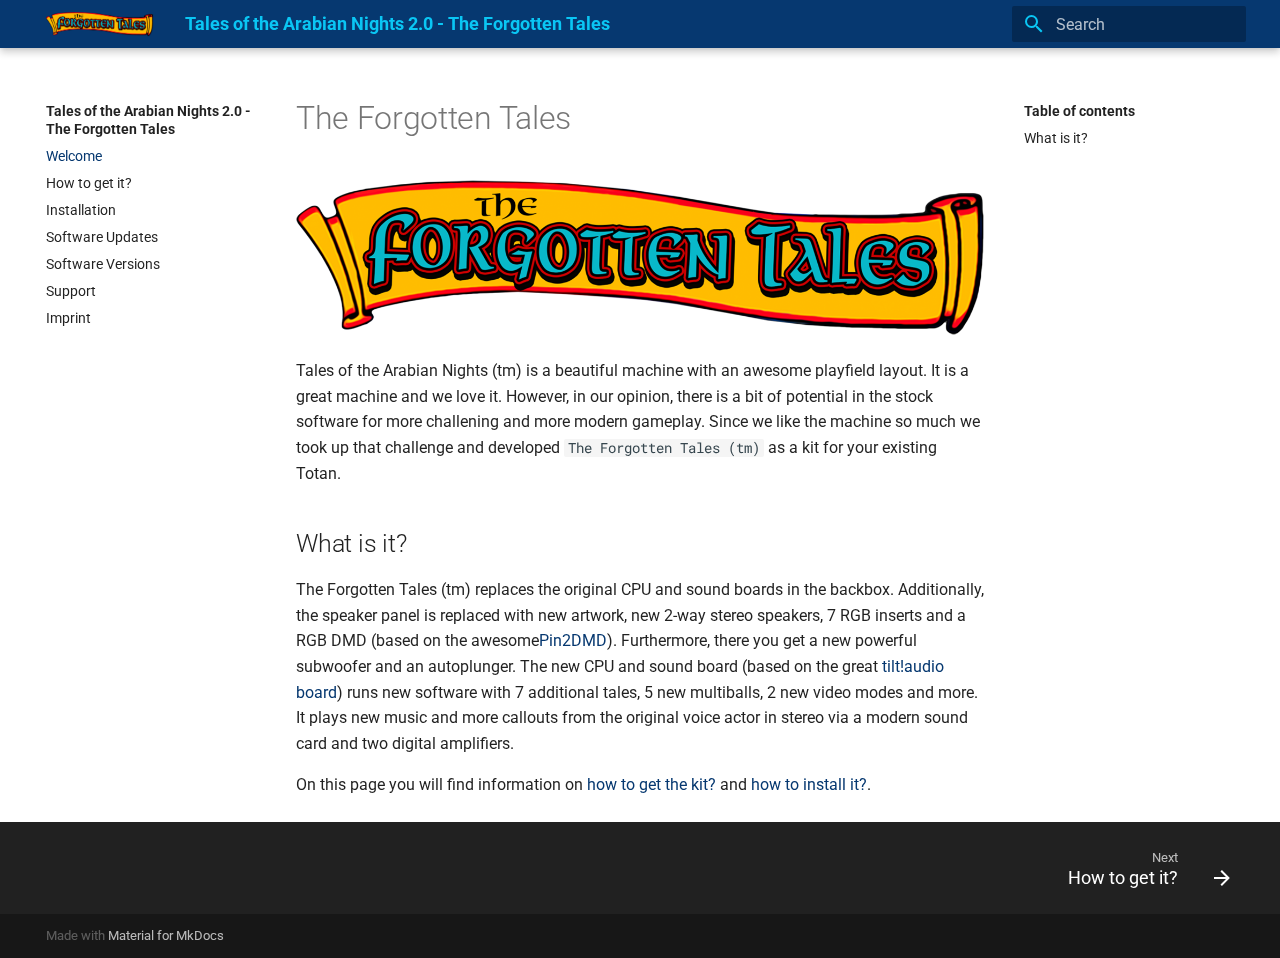
<file: index.html>
<!doctype html>
<html lang="en" class="no-js">
  <head>
    
      <meta charset="utf-8">
      <meta name="viewport" content="width=device-width,initial-scale=1">
      
      
      
        <link rel="canonical" href="http://docs.the-forgotten-tales.com/">
      
      <link rel="icon" href="images/logo.png">
      <meta name="generator" content="mkdocs-1.2.3, mkdocs-material-8.2.6">
    
    
      
        <title>Tales of the Arabian Nights 2.0 - The Forgotten Tales</title>
      
    
    
      <link rel="stylesheet" href="assets/stylesheets/main.9d5733d3.min.css">
      
        
        <link rel="stylesheet" href="assets/stylesheets/palette.e6a45f82.min.css">
        
      
    
    
    
      
        
        
        <link rel="preconnect" href="https://fonts.gstatic.com" crossorigin>
        <link rel="stylesheet" href="https://fonts.googleapis.com/css?family=Roboto:300,300i,400,400i,700,700i%7CRoboto+Mono:400,400i,700,700i&display=fallback">
        <style>:root{--md-text-font:"Roboto";--md-code-font:"Roboto Mono"}</style>
      
    
    
      <link rel="stylesheet" href="stylesheets/extra.css">
    
    <script>__md_scope=new URL(".",location),__md_get=(e,_=localStorage,t=__md_scope)=>JSON.parse(_.getItem(t.pathname+"."+e)),__md_set=(e,_,t=localStorage,a=__md_scope)=>{try{t.setItem(a.pathname+"."+e,JSON.stringify(_))}catch(e){}}</script>
    
      

    
    
  </head>
  
  
    
    
    
    
    
    <body dir="ltr" data-md-color-scheme="" data-md-color-primary="none" data-md-color-accent="none">
  
    
    
    <input class="md-toggle" data-md-toggle="drawer" type="checkbox" id="__drawer" autocomplete="off">
    <input class="md-toggle" data-md-toggle="search" type="checkbox" id="__search" autocomplete="off">
    <label class="md-overlay" for="__drawer"></label>
    <div data-md-component="skip">
      
        
        <a href="#the-forgotten-tales" class="md-skip">
          Skip to content
        </a>
      
    </div>
    <div data-md-component="announce">
      
    </div>
    
    
      

<header class="md-header" data-md-component="header">
  <nav class="md-header__inner md-grid" aria-label="Header">
    <a href="." title="Tales of the Arabian Nights 2.0 - The Forgotten Tales" class="md-header__button md-logo" aria-label="Tales of the Arabian Nights 2.0 - The Forgotten Tales" data-md-component="logo">
      
  <img src="images/logo.png" alt="logo">

    </a>
    <label class="md-header__button md-icon" for="__drawer">
      <svg xmlns="http://www.w3.org/2000/svg" viewBox="0 0 24 24"><path d="M3 6h18v2H3V6m0 5h18v2H3v-2m0 5h18v2H3v-2z"/></svg>
    </label>
    <div class="md-header__title" data-md-component="header-title">
      <div class="md-header__ellipsis">
        <div class="md-header__topic">
          <span class="md-ellipsis">
            Tales of the Arabian Nights 2.0 - The Forgotten Tales
          </span>
        </div>
        <div class="md-header__topic" data-md-component="header-topic">
          <span class="md-ellipsis">
            
              Welcome
            
          </span>
        </div>
      </div>
    </div>
    
    
    
      <label class="md-header__button md-icon" for="__search">
        <svg xmlns="http://www.w3.org/2000/svg" viewBox="0 0 24 24"><path d="M9.5 3A6.5 6.5 0 0 1 16 9.5c0 1.61-.59 3.09-1.56 4.23l.27.27h.79l5 5-1.5 1.5-5-5v-.79l-.27-.27A6.516 6.516 0 0 1 9.5 16 6.5 6.5 0 0 1 3 9.5 6.5 6.5 0 0 1 9.5 3m0 2C7 5 5 7 5 9.5S7 14 9.5 14 14 12 14 9.5 12 5 9.5 5z"/></svg>
      </label>
      <div class="md-search" data-md-component="search" role="dialog">
  <label class="md-search__overlay" for="__search"></label>
  <div class="md-search__inner" role="search">
    <form class="md-search__form" name="search">
      <input type="text" class="md-search__input" name="query" aria-label="Search" placeholder="Search" autocapitalize="off" autocorrect="off" autocomplete="off" spellcheck="false" data-md-component="search-query" required>
      <label class="md-search__icon md-icon" for="__search">
        <svg xmlns="http://www.w3.org/2000/svg" viewBox="0 0 24 24"><path d="M9.5 3A6.5 6.5 0 0 1 16 9.5c0 1.61-.59 3.09-1.56 4.23l.27.27h.79l5 5-1.5 1.5-5-5v-.79l-.27-.27A6.516 6.516 0 0 1 9.5 16 6.5 6.5 0 0 1 3 9.5 6.5 6.5 0 0 1 9.5 3m0 2C7 5 5 7 5 9.5S7 14 9.5 14 14 12 14 9.5 12 5 9.5 5z"/></svg>
        <svg xmlns="http://www.w3.org/2000/svg" viewBox="0 0 24 24"><path d="M20 11v2H8l5.5 5.5-1.42 1.42L4.16 12l7.92-7.92L13.5 5.5 8 11h12z"/></svg>
      </label>
      <nav class="md-search__options" aria-label="Search">
        
        <button type="reset" class="md-search__icon md-icon" aria-label="Clear" tabindex="-1">
          <svg xmlns="http://www.w3.org/2000/svg" viewBox="0 0 24 24"><path d="M19 6.41 17.59 5 12 10.59 6.41 5 5 6.41 10.59 12 5 17.59 6.41 19 12 13.41 17.59 19 19 17.59 13.41 12 19 6.41z"/></svg>
        </button>
      </nav>
      
    </form>
    <div class="md-search__output">
      <div class="md-search__scrollwrap" data-md-scrollfix>
        <div class="md-search-result" data-md-component="search-result">
          <div class="md-search-result__meta">
            Initializing search
          </div>
          <ol class="md-search-result__list"></ol>
        </div>
      </div>
    </div>
  </div>
</div>
    
    
  </nav>
  
</header>
    
    <div class="md-container" data-md-component="container">
      
      
        
          
        
      
      <main class="md-main" data-md-component="main">
        <div class="md-main__inner md-grid">
          
            
              
              <div class="md-sidebar md-sidebar--primary" data-md-component="sidebar" data-md-type="navigation" >
                <div class="md-sidebar__scrollwrap">
                  <div class="md-sidebar__inner">
                    


<nav class="md-nav md-nav--primary" aria-label="Navigation" data-md-level="0">
  <label class="md-nav__title" for="__drawer">
    <a href="." title="Tales of the Arabian Nights 2.0 - The Forgotten Tales" class="md-nav__button md-logo" aria-label="Tales of the Arabian Nights 2.0 - The Forgotten Tales" data-md-component="logo">
      
  <img src="images/logo.png" alt="logo">

    </a>
    Tales of the Arabian Nights 2.0 - The Forgotten Tales
  </label>
  
  <ul class="md-nav__list" data-md-scrollfix>
    
      
      
      

  
  
    
  
  
    <li class="md-nav__item md-nav__item--active">
      
      <input class="md-nav__toggle md-toggle" data-md-toggle="toc" type="checkbox" id="__toc">
      
      
        
      
      
        <label class="md-nav__link md-nav__link--active" for="__toc">
          Welcome
          <span class="md-nav__icon md-icon"></span>
        </label>
      
      <a href="." class="md-nav__link md-nav__link--active">
        Welcome
      </a>
      
        

<nav class="md-nav md-nav--secondary" aria-label="Table of contents">
  
  
  
    
  
  
    <label class="md-nav__title" for="__toc">
      <span class="md-nav__icon md-icon"></span>
      Table of contents
    </label>
    <ul class="md-nav__list" data-md-component="toc" data-md-scrollfix>
      
        <li class="md-nav__item">
  <a href="#what-is-it" class="md-nav__link">
    What is it?
  </a>
  
</li>
      
    </ul>
  
</nav>
      
    </li>
  

    
      
      
      

  
  
  
    <li class="md-nav__item">
      <a href="how_to_get_it/" class="md-nav__link">
        How to get it?
      </a>
    </li>
  

    
      
      
      

  
  
  
    <li class="md-nav__item">
      <a href="installation/" class="md-nav__link">
        Installation
      </a>
    </li>
  

    
      
      
      

  
  
  
    <li class="md-nav__item">
      <a href="software_updates/" class="md-nav__link">
        Software Updates
      </a>
    </li>
  

    
      
      
      

  
  
  
    <li class="md-nav__item">
      <a href="software_versions/" class="md-nav__link">
        Software Versions
      </a>
    </li>
  

    
      
      
      

  
  
  
    <li class="md-nav__item">
      <a href="support/" class="md-nav__link">
        Support
      </a>
    </li>
  

    
      
      
      

  
  
  
    <li class="md-nav__item">
      <a href="https://mircoplayfields.com/l/contact" class="md-nav__link">
        Imprint
      </a>
    </li>
  

    
  </ul>
</nav>
                  </div>
                </div>
              </div>
            
            
              
              <div class="md-sidebar md-sidebar--secondary" data-md-component="sidebar" data-md-type="toc" >
                <div class="md-sidebar__scrollwrap">
                  <div class="md-sidebar__inner">
                    

<nav class="md-nav md-nav--secondary" aria-label="Table of contents">
  
  
  
    
  
  
    <label class="md-nav__title" for="__toc">
      <span class="md-nav__icon md-icon"></span>
      Table of contents
    </label>
    <ul class="md-nav__list" data-md-component="toc" data-md-scrollfix>
      
        <li class="md-nav__item">
  <a href="#what-is-it" class="md-nav__link">
    What is it?
  </a>
  
</li>
      
    </ul>
  
</nav>
                  </div>
                </div>
              </div>
            
          
          <div class="md-content" data-md-component="content">
            <article class="md-content__inner md-typeset">
              
                


<h1 id="the-forgotten-tales">The Forgotten Tales</h1>
<p><img alt="The Forgotten Tales" src="images/logo.png" /></p>
<p>Tales of the Arabian Nights (tm) is a beautiful machine with an awesome playfield layout. It is a great machine and we love it. However, in our opinion, there is a bit of potential in the stock software for more challening and more modern gameplay. Since we like the machine so much we took up that challenge and developed <code>The Forgotten Tales (tm)</code> as a kit for your existing Totan.</p>
<h2 id="what-is-it">What is it?</h2>
<p>The Forgotten Tales (tm) replaces the original CPU and sound boards in the backbox. Additionally, the speaker panel is replaced with new artwork, new 2-way stereo speakers, 7 RGB inserts and a RGB DMD (based on the awesome<a href="https://pin2dmd.com/">Pin2DMD</a>). Furthermore, there you get a new powerful subwoofer and an autoplunger. The new CPU and sound board (based on the great <a href="https://tiltaudio.com/">tilt!audio board</a>) runs new software with 7 additional tales, 5 new multiballs, 2 new video modes and more. It plays new music and more callouts from the original voice actor in stereo via a modern sound card and two digital amplifiers.</p>
<p>On this page you will find information on <a href="how_to_get_it/">how to get the kit?</a> and <a href="installation/">how to install it?</a>.</p>

              
            </article>
          </div>
        </div>
        
      </main>
      
        <footer class="md-footer">
  
    <nav class="md-footer__inner md-grid" aria-label="Footer">
      
      
        
        <a href="how_to_get_it/" class="md-footer__link md-footer__link--next" aria-label="Next: How to get it?" rel="next">
          <div class="md-footer__title">
            <div class="md-ellipsis">
              <span class="md-footer__direction">
                Next
              </span>
              How to get it?
            </div>
          </div>
          <div class="md-footer__button md-icon">
            <svg xmlns="http://www.w3.org/2000/svg" viewBox="0 0 24 24"><path d="M4 11v2h12l-5.5 5.5 1.42 1.42L19.84 12l-7.92-7.92L10.5 5.5 16 11H4z"/></svg>
          </div>
        </a>
      
    </nav>
  
  <div class="md-footer-meta md-typeset">
    <div class="md-footer-meta__inner md-grid">
      <div class="md-copyright">
  
  
    Made with
    <a href="https://squidfunk.github.io/mkdocs-material/" target="_blank" rel="noopener">
      Material for MkDocs
    </a>
  
</div>
      
    </div>
  </div>
</footer>
      
    </div>
    <div class="md-dialog" data-md-component="dialog">
      <div class="md-dialog__inner md-typeset"></div>
    </div>
    <script id="__config" type="application/json">{"base": ".", "features": [], "translations": {"clipboard.copy": "Copy to clipboard", "clipboard.copied": "Copied to clipboard", "search.config.lang": "en", "search.config.pipeline": "trimmer, stopWordFilter", "search.config.separator": "[\\s\\-]+", "search.placeholder": "Search", "search.result.placeholder": "Type to start searching", "search.result.none": "No matching documents", "search.result.one": "1 matching document", "search.result.other": "# matching documents", "search.result.more.one": "1 more on this page", "search.result.more.other": "# more on this page", "search.result.term.missing": "Missing", "select.version.title": "Select version"}, "search": "assets/javascripts/workers/search.5e67fbfe.min.js"}</script>
    
    
      <script src="assets/javascripts/bundle.e87a5f81.min.js"></script>
      
    
  </body>
</html>
</file>
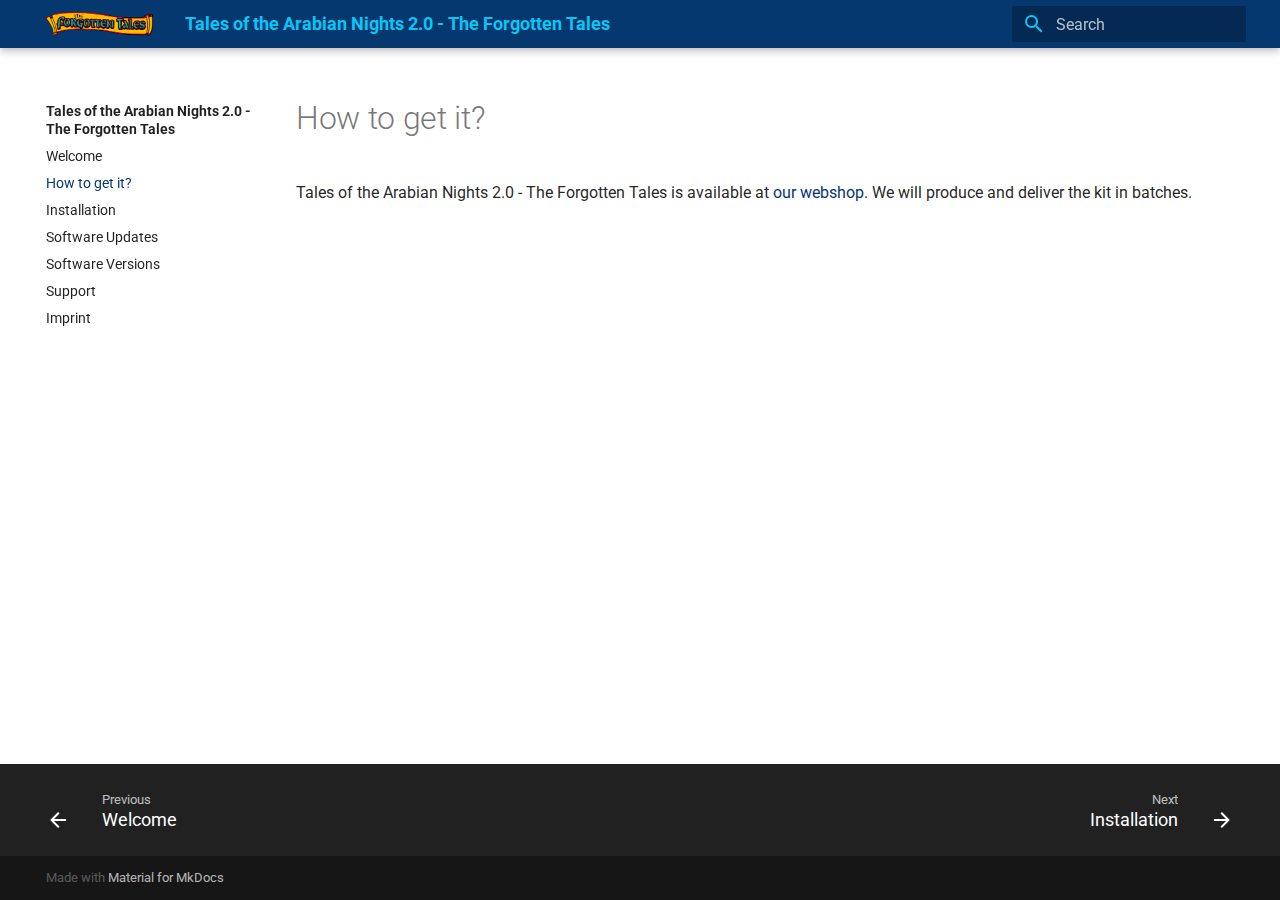
<file: how_to_get_it/index.html>
<!doctype html>
<html lang="en" class="no-js">
  <head>
    
      <meta charset="utf-8">
      <meta name="viewport" content="width=device-width,initial-scale=1">
      
      
      
        <link rel="canonical" href="http://docs.the-forgotten-tales.com/how_to_get_it/">
      
      <link rel="icon" href="../images/logo.png">
      <meta name="generator" content="mkdocs-1.2.3, mkdocs-material-8.2.6">
    
    
      
        <title>How to get it? - Tales of the Arabian Nights 2.0 - The Forgotten Tales</title>
      
    
    
      <link rel="stylesheet" href="../assets/stylesheets/main.9d5733d3.min.css">
      
        
        <link rel="stylesheet" href="../assets/stylesheets/palette.e6a45f82.min.css">
        
      
    
    
    
      
        
        
        <link rel="preconnect" href="https://fonts.gstatic.com" crossorigin>
        <link rel="stylesheet" href="https://fonts.googleapis.com/css?family=Roboto:300,300i,400,400i,700,700i%7CRoboto+Mono:400,400i,700,700i&display=fallback">
        <style>:root{--md-text-font:"Roboto";--md-code-font:"Roboto Mono"}</style>
      
    
    
      <link rel="stylesheet" href="../stylesheets/extra.css">
    
    <script>__md_scope=new URL("..",location),__md_get=(e,_=localStorage,t=__md_scope)=>JSON.parse(_.getItem(t.pathname+"."+e)),__md_set=(e,_,t=localStorage,a=__md_scope)=>{try{t.setItem(a.pathname+"."+e,JSON.stringify(_))}catch(e){}}</script>
    
      

    
    
  </head>
  
  
    
    
    
    
    
    <body dir="ltr" data-md-color-scheme="" data-md-color-primary="none" data-md-color-accent="none">
  
    
    
    <input class="md-toggle" data-md-toggle="drawer" type="checkbox" id="__drawer" autocomplete="off">
    <input class="md-toggle" data-md-toggle="search" type="checkbox" id="__search" autocomplete="off">
    <label class="md-overlay" for="__drawer"></label>
    <div data-md-component="skip">
      
    </div>
    <div data-md-component="announce">
      
    </div>
    
    
      

<header class="md-header" data-md-component="header">
  <nav class="md-header__inner md-grid" aria-label="Header">
    <a href=".." title="Tales of the Arabian Nights 2.0 - The Forgotten Tales" class="md-header__button md-logo" aria-label="Tales of the Arabian Nights 2.0 - The Forgotten Tales" data-md-component="logo">
      
  <img src="../images/logo.png" alt="logo">

    </a>
    <label class="md-header__button md-icon" for="__drawer">
      <svg xmlns="http://www.w3.org/2000/svg" viewBox="0 0 24 24"><path d="M3 6h18v2H3V6m0 5h18v2H3v-2m0 5h18v2H3v-2z"/></svg>
    </label>
    <div class="md-header__title" data-md-component="header-title">
      <div class="md-header__ellipsis">
        <div class="md-header__topic">
          <span class="md-ellipsis">
            Tales of the Arabian Nights 2.0 - The Forgotten Tales
          </span>
        </div>
        <div class="md-header__topic" data-md-component="header-topic">
          <span class="md-ellipsis">
            
              How to get it?
            
          </span>
        </div>
      </div>
    </div>
    
    
    
      <label class="md-header__button md-icon" for="__search">
        <svg xmlns="http://www.w3.org/2000/svg" viewBox="0 0 24 24"><path d="M9.5 3A6.5 6.5 0 0 1 16 9.5c0 1.61-.59 3.09-1.56 4.23l.27.27h.79l5 5-1.5 1.5-5-5v-.79l-.27-.27A6.516 6.516 0 0 1 9.5 16 6.5 6.5 0 0 1 3 9.5 6.5 6.5 0 0 1 9.5 3m0 2C7 5 5 7 5 9.5S7 14 9.5 14 14 12 14 9.5 12 5 9.5 5z"/></svg>
      </label>
      <div class="md-search" data-md-component="search" role="dialog">
  <label class="md-search__overlay" for="__search"></label>
  <div class="md-search__inner" role="search">
    <form class="md-search__form" name="search">
      <input type="text" class="md-search__input" name="query" aria-label="Search" placeholder="Search" autocapitalize="off" autocorrect="off" autocomplete="off" spellcheck="false" data-md-component="search-query" required>
      <label class="md-search__icon md-icon" for="__search">
        <svg xmlns="http://www.w3.org/2000/svg" viewBox="0 0 24 24"><path d="M9.5 3A6.5 6.5 0 0 1 16 9.5c0 1.61-.59 3.09-1.56 4.23l.27.27h.79l5 5-1.5 1.5-5-5v-.79l-.27-.27A6.516 6.516 0 0 1 9.5 16 6.5 6.5 0 0 1 3 9.5 6.5 6.5 0 0 1 9.5 3m0 2C7 5 5 7 5 9.5S7 14 9.5 14 14 12 14 9.5 12 5 9.5 5z"/></svg>
        <svg xmlns="http://www.w3.org/2000/svg" viewBox="0 0 24 24"><path d="M20 11v2H8l5.5 5.5-1.42 1.42L4.16 12l7.92-7.92L13.5 5.5 8 11h12z"/></svg>
      </label>
      <nav class="md-search__options" aria-label="Search">
        
        <button type="reset" class="md-search__icon md-icon" aria-label="Clear" tabindex="-1">
          <svg xmlns="http://www.w3.org/2000/svg" viewBox="0 0 24 24"><path d="M19 6.41 17.59 5 12 10.59 6.41 5 5 6.41 10.59 12 5 17.59 6.41 19 12 13.41 17.59 19 19 17.59 13.41 12 19 6.41z"/></svg>
        </button>
      </nav>
      
    </form>
    <div class="md-search__output">
      <div class="md-search__scrollwrap" data-md-scrollfix>
        <div class="md-search-result" data-md-component="search-result">
          <div class="md-search-result__meta">
            Initializing search
          </div>
          <ol class="md-search-result__list"></ol>
        </div>
      </div>
    </div>
  </div>
</div>
    
    
  </nav>
  
</header>
    
    <div class="md-container" data-md-component="container">
      
      
        
          
        
      
      <main class="md-main" data-md-component="main">
        <div class="md-main__inner md-grid">
          
            
              
              <div class="md-sidebar md-sidebar--primary" data-md-component="sidebar" data-md-type="navigation" >
                <div class="md-sidebar__scrollwrap">
                  <div class="md-sidebar__inner">
                    


<nav class="md-nav md-nav--primary" aria-label="Navigation" data-md-level="0">
  <label class="md-nav__title" for="__drawer">
    <a href=".." title="Tales of the Arabian Nights 2.0 - The Forgotten Tales" class="md-nav__button md-logo" aria-label="Tales of the Arabian Nights 2.0 - The Forgotten Tales" data-md-component="logo">
      
  <img src="../images/logo.png" alt="logo">

    </a>
    Tales of the Arabian Nights 2.0 - The Forgotten Tales
  </label>
  
  <ul class="md-nav__list" data-md-scrollfix>
    
      
      
      

  
  
  
    <li class="md-nav__item">
      <a href=".." class="md-nav__link">
        Welcome
      </a>
    </li>
  

    
      
      
      

  
  
    
  
  
    <li class="md-nav__item md-nav__item--active">
      
      <input class="md-nav__toggle md-toggle" data-md-toggle="toc" type="checkbox" id="__toc">
      
      
      
      <a href="./" class="md-nav__link md-nav__link--active">
        How to get it?
      </a>
      
    </li>
  

    
      
      
      

  
  
  
    <li class="md-nav__item">
      <a href="../installation/" class="md-nav__link">
        Installation
      </a>
    </li>
  

    
      
      
      

  
  
  
    <li class="md-nav__item">
      <a href="../software_updates/" class="md-nav__link">
        Software Updates
      </a>
    </li>
  

    
      
      
      

  
  
  
    <li class="md-nav__item">
      <a href="../software_versions/" class="md-nav__link">
        Software Versions
      </a>
    </li>
  

    
      
      
      

  
  
  
    <li class="md-nav__item">
      <a href="../support/" class="md-nav__link">
        Support
      </a>
    </li>
  

    
      
      
      

  
  
  
    <li class="md-nav__item">
      <a href="https://mircoplayfields.com/l/contact" class="md-nav__link">
        Imprint
      </a>
    </li>
  

    
  </ul>
</nav>
                  </div>
                </div>
              </div>
            
            
          
          <div class="md-content" data-md-component="content">
            <article class="md-content__inner md-typeset">
              
                


  <h1>How to get it?</h1>

<p>Tales of the Arabian Nights 2.0 - The Forgotten Tales is available at <a href="https://mircoplayfields.com/c/totan-2-0-forgotten-tales">our webshop</a>. We will produce and deliver the kit in batches.</p>

              
            </article>
          </div>
        </div>
        
      </main>
      
        <footer class="md-footer">
  
    <nav class="md-footer__inner md-grid" aria-label="Footer">
      
        
        <a href=".." class="md-footer__link md-footer__link--prev" aria-label="Previous: Welcome" rel="prev">
          <div class="md-footer__button md-icon">
            <svg xmlns="http://www.w3.org/2000/svg" viewBox="0 0 24 24"><path d="M20 11v2H8l5.5 5.5-1.42 1.42L4.16 12l7.92-7.92L13.5 5.5 8 11h12z"/></svg>
          </div>
          <div class="md-footer__title">
            <div class="md-ellipsis">
              <span class="md-footer__direction">
                Previous
              </span>
              Welcome
            </div>
          </div>
        </a>
      
      
        
        <a href="../installation/" class="md-footer__link md-footer__link--next" aria-label="Next: Installation" rel="next">
          <div class="md-footer__title">
            <div class="md-ellipsis">
              <span class="md-footer__direction">
                Next
              </span>
              Installation
            </div>
          </div>
          <div class="md-footer__button md-icon">
            <svg xmlns="http://www.w3.org/2000/svg" viewBox="0 0 24 24"><path d="M4 11v2h12l-5.5 5.5 1.42 1.42L19.84 12l-7.92-7.92L10.5 5.5 16 11H4z"/></svg>
          </div>
        </a>
      
    </nav>
  
  <div class="md-footer-meta md-typeset">
    <div class="md-footer-meta__inner md-grid">
      <div class="md-copyright">
  
  
    Made with
    <a href="https://squidfunk.github.io/mkdocs-material/" target="_blank" rel="noopener">
      Material for MkDocs
    </a>
  
</div>
      
    </div>
  </div>
</footer>
      
    </div>
    <div class="md-dialog" data-md-component="dialog">
      <div class="md-dialog__inner md-typeset"></div>
    </div>
    <script id="__config" type="application/json">{"base": "..", "features": [], "translations": {"clipboard.copy": "Copy to clipboard", "clipboard.copied": "Copied to clipboard", "search.config.lang": "en", "search.config.pipeline": "trimmer, stopWordFilter", "search.config.separator": "[\\s\\-]+", "search.placeholder": "Search", "search.result.placeholder": "Type to start searching", "search.result.none": "No matching documents", "search.result.one": "1 matching document", "search.result.other": "# matching documents", "search.result.more.one": "1 more on this page", "search.result.more.other": "# more on this page", "search.result.term.missing": "Missing", "select.version.title": "Select version"}, "search": "../assets/javascripts/workers/search.5e67fbfe.min.js"}</script>
    
    
      <script src="../assets/javascripts/bundle.e87a5f81.min.js"></script>
      
    
  </body>
</html>
</file>
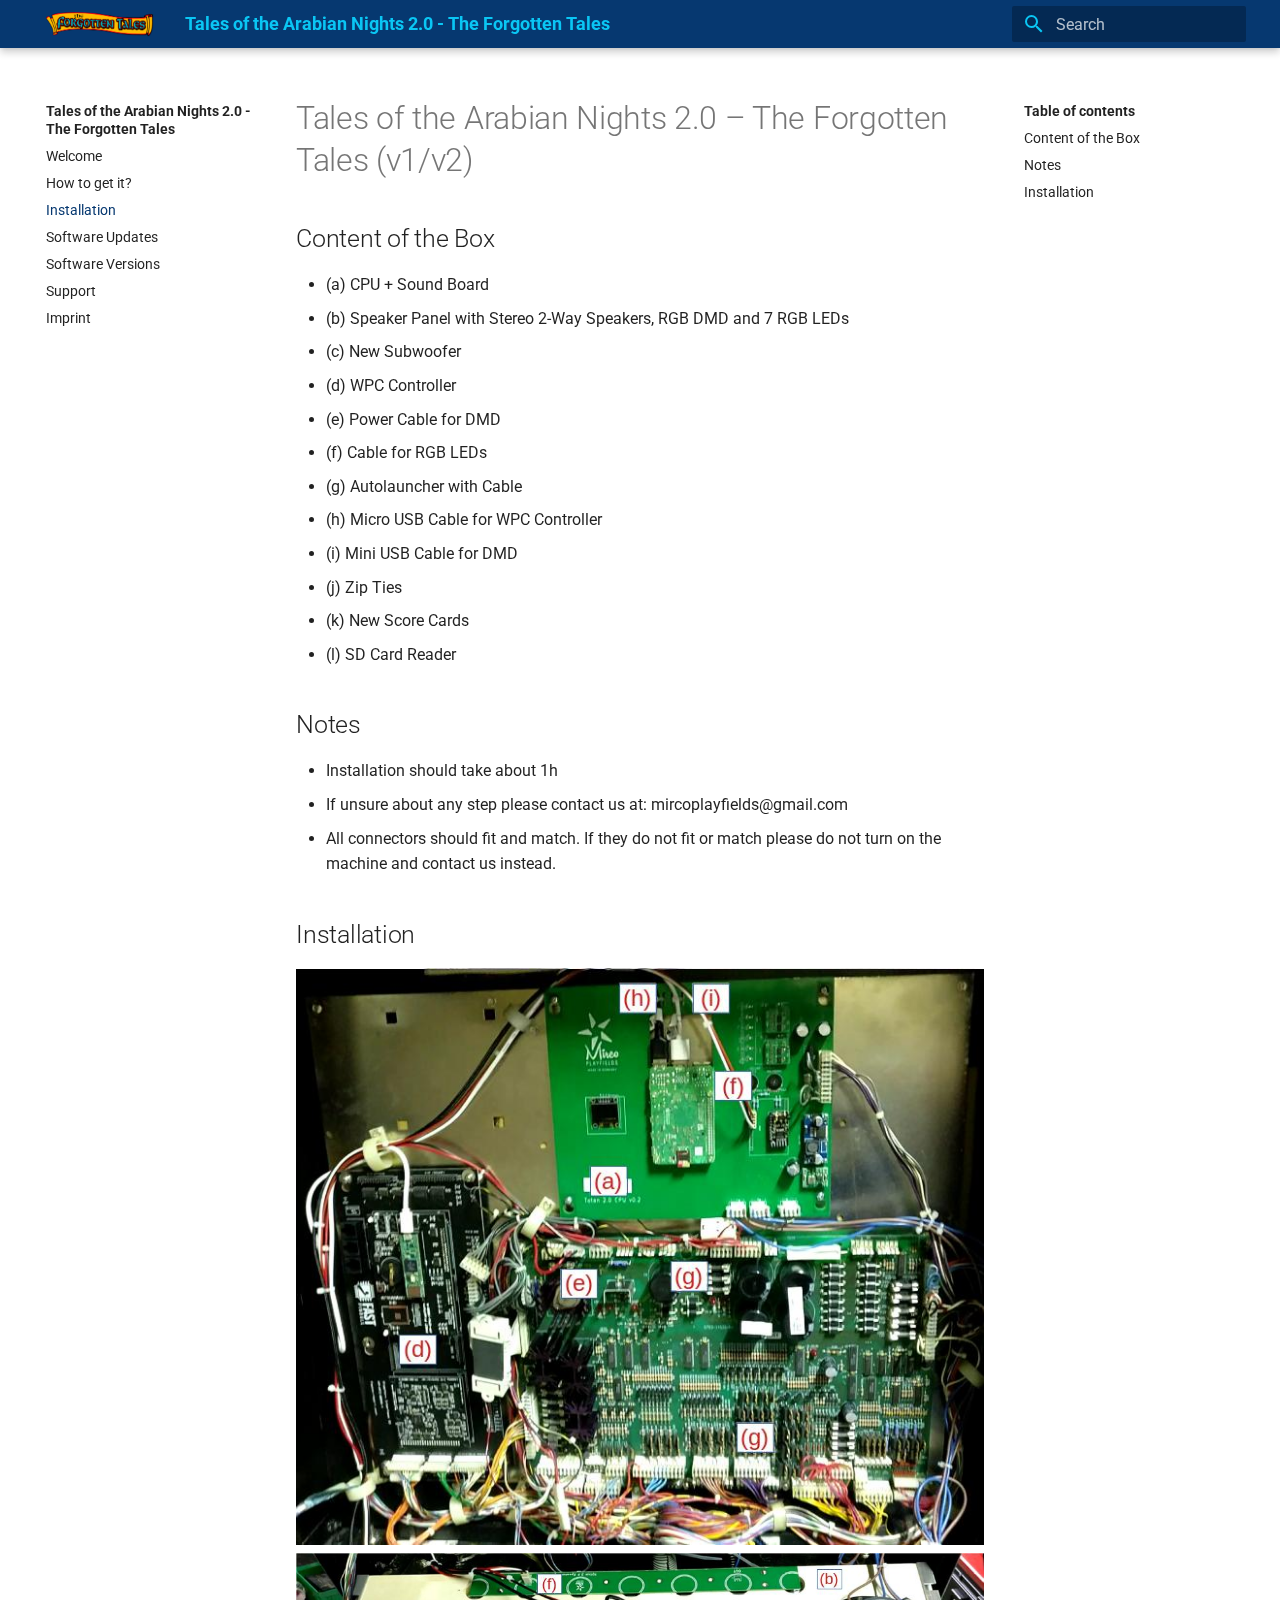
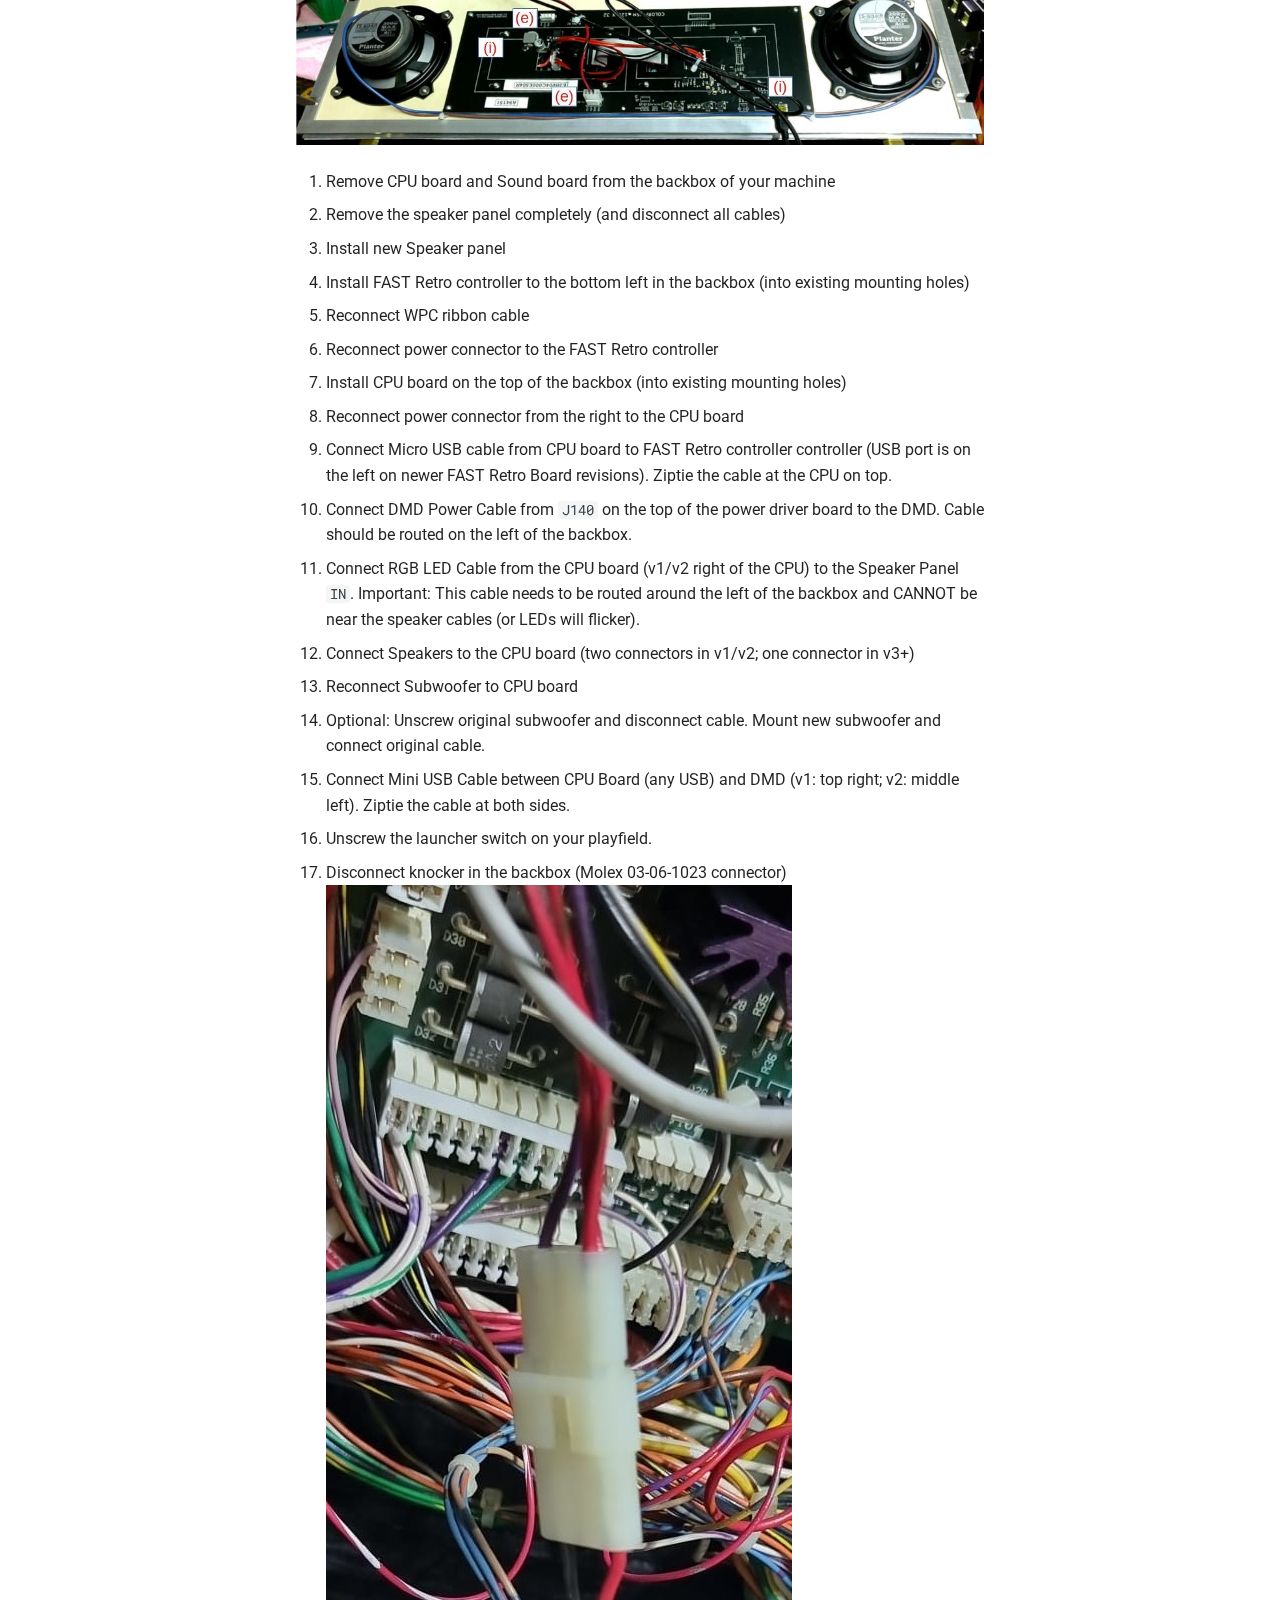
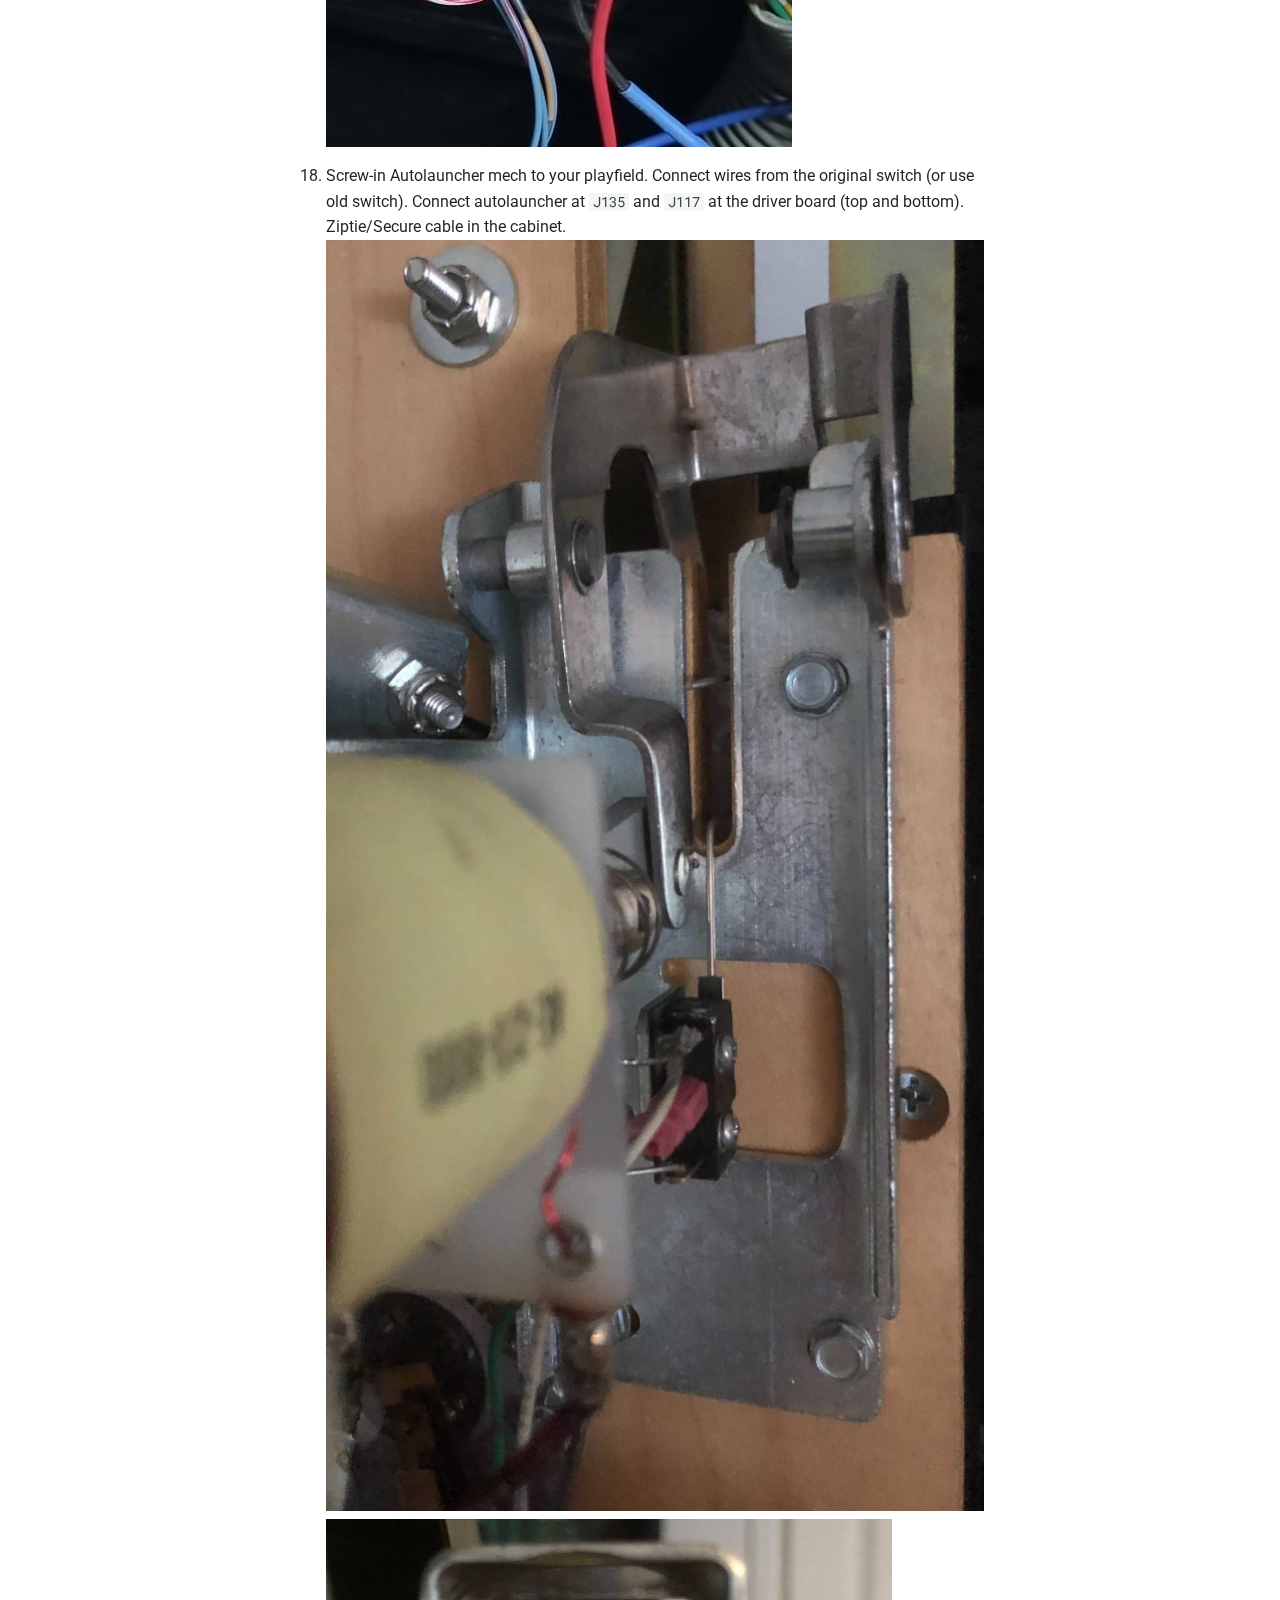
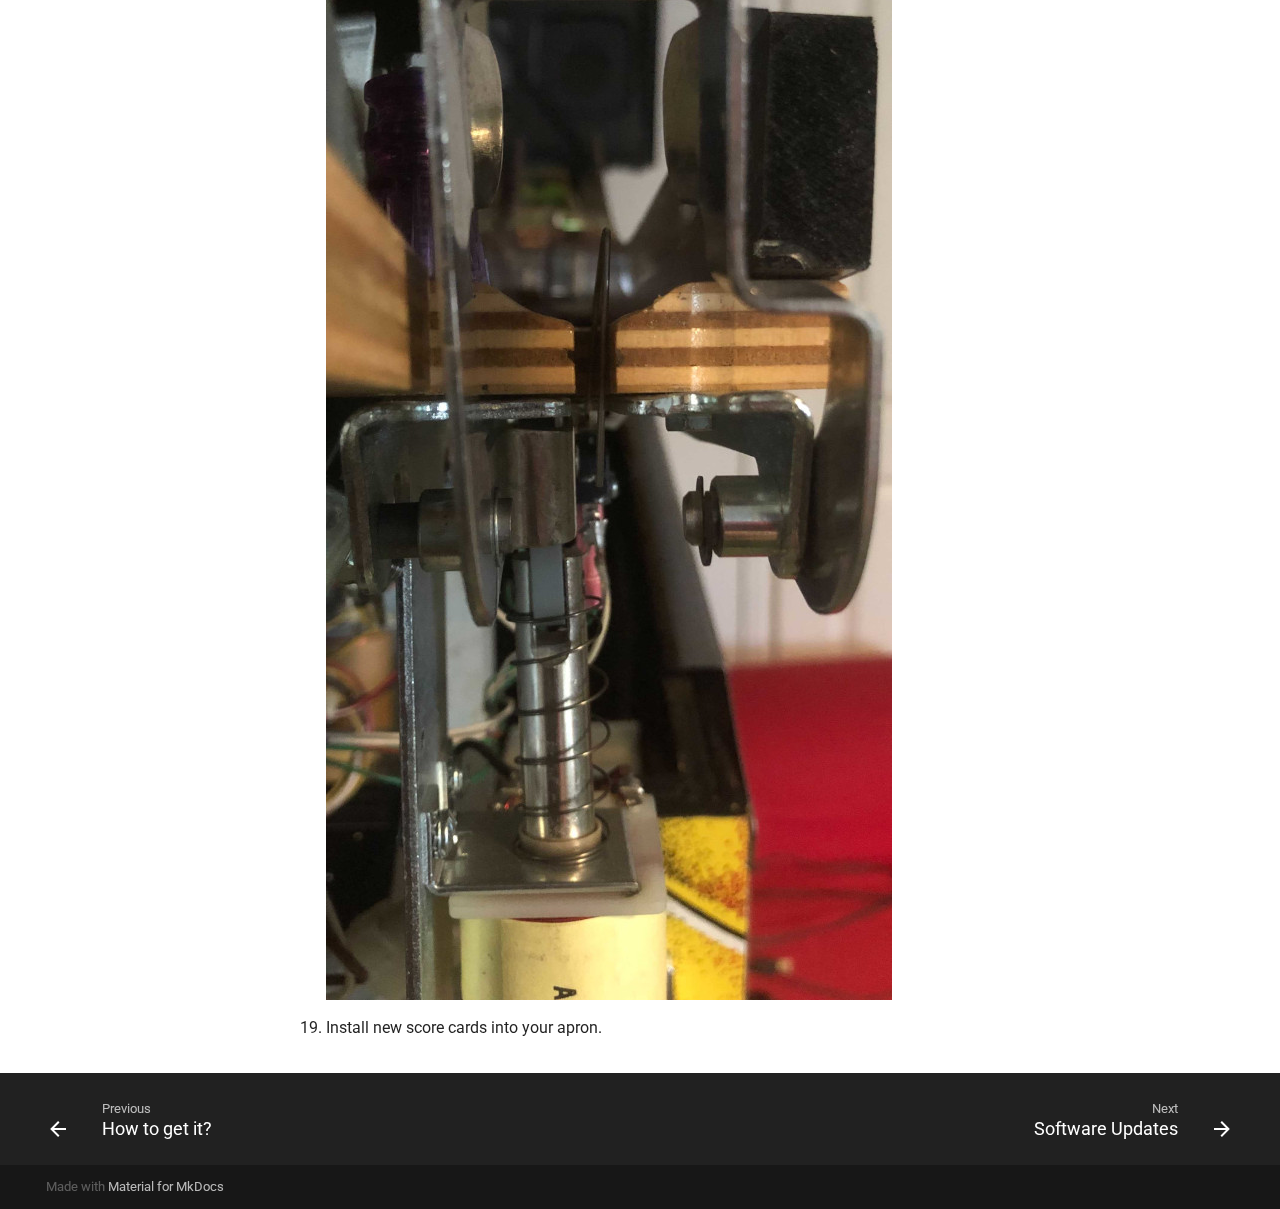
<file: installation/index.html>
<!doctype html>
<html lang="en" class="no-js">
  <head>
    
      <meta charset="utf-8">
      <meta name="viewport" content="width=device-width,initial-scale=1">
      
      
      
        <link rel="canonical" href="http://docs.the-forgotten-tales.com/installation/">
      
      <link rel="icon" href="../images/logo.png">
      <meta name="generator" content="mkdocs-1.2.3, mkdocs-material-8.2.6">
    
    
      
        <title>Installation - Tales of the Arabian Nights 2.0 - The Forgotten Tales</title>
      
    
    
      <link rel="stylesheet" href="../assets/stylesheets/main.9d5733d3.min.css">
      
        
        <link rel="stylesheet" href="../assets/stylesheets/palette.e6a45f82.min.css">
        
      
    
    
    
      
        
        
        <link rel="preconnect" href="https://fonts.gstatic.com" crossorigin>
        <link rel="stylesheet" href="https://fonts.googleapis.com/css?family=Roboto:300,300i,400,400i,700,700i%7CRoboto+Mono:400,400i,700,700i&display=fallback">
        <style>:root{--md-text-font:"Roboto";--md-code-font:"Roboto Mono"}</style>
      
    
    
      <link rel="stylesheet" href="../stylesheets/extra.css">
    
    <script>__md_scope=new URL("..",location),__md_get=(e,_=localStorage,t=__md_scope)=>JSON.parse(_.getItem(t.pathname+"."+e)),__md_set=(e,_,t=localStorage,a=__md_scope)=>{try{t.setItem(a.pathname+"."+e,JSON.stringify(_))}catch(e){}}</script>
    
      

    
    
  </head>
  
  
    
    
    
    
    
    <body dir="ltr" data-md-color-scheme="" data-md-color-primary="none" data-md-color-accent="none">
  
    
    
    <input class="md-toggle" data-md-toggle="drawer" type="checkbox" id="__drawer" autocomplete="off">
    <input class="md-toggle" data-md-toggle="search" type="checkbox" id="__search" autocomplete="off">
    <label class="md-overlay" for="__drawer"></label>
    <div data-md-component="skip">
      
        
        <a href="#tales-of-the-arabian-nights-20-the-forgotten-tales-v1v2" class="md-skip">
          Skip to content
        </a>
      
    </div>
    <div data-md-component="announce">
      
    </div>
    
    
      

<header class="md-header" data-md-component="header">
  <nav class="md-header__inner md-grid" aria-label="Header">
    <a href=".." title="Tales of the Arabian Nights 2.0 - The Forgotten Tales" class="md-header__button md-logo" aria-label="Tales of the Arabian Nights 2.0 - The Forgotten Tales" data-md-component="logo">
      
  <img src="../images/logo.png" alt="logo">

    </a>
    <label class="md-header__button md-icon" for="__drawer">
      <svg xmlns="http://www.w3.org/2000/svg" viewBox="0 0 24 24"><path d="M3 6h18v2H3V6m0 5h18v2H3v-2m0 5h18v2H3v-2z"/></svg>
    </label>
    <div class="md-header__title" data-md-component="header-title">
      <div class="md-header__ellipsis">
        <div class="md-header__topic">
          <span class="md-ellipsis">
            Tales of the Arabian Nights 2.0 - The Forgotten Tales
          </span>
        </div>
        <div class="md-header__topic" data-md-component="header-topic">
          <span class="md-ellipsis">
            
              Installation
            
          </span>
        </div>
      </div>
    </div>
    
    
    
      <label class="md-header__button md-icon" for="__search">
        <svg xmlns="http://www.w3.org/2000/svg" viewBox="0 0 24 24"><path d="M9.5 3A6.5 6.5 0 0 1 16 9.5c0 1.61-.59 3.09-1.56 4.23l.27.27h.79l5 5-1.5 1.5-5-5v-.79l-.27-.27A6.516 6.516 0 0 1 9.5 16 6.5 6.5 0 0 1 3 9.5 6.5 6.5 0 0 1 9.5 3m0 2C7 5 5 7 5 9.5S7 14 9.5 14 14 12 14 9.5 12 5 9.5 5z"/></svg>
      </label>
      <div class="md-search" data-md-component="search" role="dialog">
  <label class="md-search__overlay" for="__search"></label>
  <div class="md-search__inner" role="search">
    <form class="md-search__form" name="search">
      <input type="text" class="md-search__input" name="query" aria-label="Search" placeholder="Search" autocapitalize="off" autocorrect="off" autocomplete="off" spellcheck="false" data-md-component="search-query" required>
      <label class="md-search__icon md-icon" for="__search">
        <svg xmlns="http://www.w3.org/2000/svg" viewBox="0 0 24 24"><path d="M9.5 3A6.5 6.5 0 0 1 16 9.5c0 1.61-.59 3.09-1.56 4.23l.27.27h.79l5 5-1.5 1.5-5-5v-.79l-.27-.27A6.516 6.516 0 0 1 9.5 16 6.5 6.5 0 0 1 3 9.5 6.5 6.5 0 0 1 9.5 3m0 2C7 5 5 7 5 9.5S7 14 9.5 14 14 12 14 9.5 12 5 9.5 5z"/></svg>
        <svg xmlns="http://www.w3.org/2000/svg" viewBox="0 0 24 24"><path d="M20 11v2H8l5.5 5.5-1.42 1.42L4.16 12l7.92-7.92L13.5 5.5 8 11h12z"/></svg>
      </label>
      <nav class="md-search__options" aria-label="Search">
        
        <button type="reset" class="md-search__icon md-icon" aria-label="Clear" tabindex="-1">
          <svg xmlns="http://www.w3.org/2000/svg" viewBox="0 0 24 24"><path d="M19 6.41 17.59 5 12 10.59 6.41 5 5 6.41 10.59 12 5 17.59 6.41 19 12 13.41 17.59 19 19 17.59 13.41 12 19 6.41z"/></svg>
        </button>
      </nav>
      
    </form>
    <div class="md-search__output">
      <div class="md-search__scrollwrap" data-md-scrollfix>
        <div class="md-search-result" data-md-component="search-result">
          <div class="md-search-result__meta">
            Initializing search
          </div>
          <ol class="md-search-result__list"></ol>
        </div>
      </div>
    </div>
  </div>
</div>
    
    
  </nav>
  
</header>
    
    <div class="md-container" data-md-component="container">
      
      
        
          
        
      
      <main class="md-main" data-md-component="main">
        <div class="md-main__inner md-grid">
          
            
              
              <div class="md-sidebar md-sidebar--primary" data-md-component="sidebar" data-md-type="navigation" >
                <div class="md-sidebar__scrollwrap">
                  <div class="md-sidebar__inner">
                    


<nav class="md-nav md-nav--primary" aria-label="Navigation" data-md-level="0">
  <label class="md-nav__title" for="__drawer">
    <a href=".." title="Tales of the Arabian Nights 2.0 - The Forgotten Tales" class="md-nav__button md-logo" aria-label="Tales of the Arabian Nights 2.0 - The Forgotten Tales" data-md-component="logo">
      
  <img src="../images/logo.png" alt="logo">

    </a>
    Tales of the Arabian Nights 2.0 - The Forgotten Tales
  </label>
  
  <ul class="md-nav__list" data-md-scrollfix>
    
      
      
      

  
  
  
    <li class="md-nav__item">
      <a href=".." class="md-nav__link">
        Welcome
      </a>
    </li>
  

    
      
      
      

  
  
  
    <li class="md-nav__item">
      <a href="../how_to_get_it/" class="md-nav__link">
        How to get it?
      </a>
    </li>
  

    
      
      
      

  
  
    
  
  
    <li class="md-nav__item md-nav__item--active">
      
      <input class="md-nav__toggle md-toggle" data-md-toggle="toc" type="checkbox" id="__toc">
      
      
        
      
      
        <label class="md-nav__link md-nav__link--active" for="__toc">
          Installation
          <span class="md-nav__icon md-icon"></span>
        </label>
      
      <a href="./" class="md-nav__link md-nav__link--active">
        Installation
      </a>
      
        

<nav class="md-nav md-nav--secondary" aria-label="Table of contents">
  
  
  
    
  
  
    <label class="md-nav__title" for="__toc">
      <span class="md-nav__icon md-icon"></span>
      Table of contents
    </label>
    <ul class="md-nav__list" data-md-component="toc" data-md-scrollfix>
      
        <li class="md-nav__item">
  <a href="#content-of-the-box" class="md-nav__link">
    Content of the Box
  </a>
  
</li>
      
        <li class="md-nav__item">
  <a href="#notes" class="md-nav__link">
    Notes
  </a>
  
</li>
      
        <li class="md-nav__item">
  <a href="#installation" class="md-nav__link">
    Installation
  </a>
  
</li>
      
    </ul>
  
</nav>
      
    </li>
  

    
      
      
      

  
  
  
    <li class="md-nav__item">
      <a href="../software_updates/" class="md-nav__link">
        Software Updates
      </a>
    </li>
  

    
      
      
      

  
  
  
    <li class="md-nav__item">
      <a href="../software_versions/" class="md-nav__link">
        Software Versions
      </a>
    </li>
  

    
      
      
      

  
  
  
    <li class="md-nav__item">
      <a href="../support/" class="md-nav__link">
        Support
      </a>
    </li>
  

    
      
      
      

  
  
  
    <li class="md-nav__item">
      <a href="https://mircoplayfields.com/l/contact" class="md-nav__link">
        Imprint
      </a>
    </li>
  

    
  </ul>
</nav>
                  </div>
                </div>
              </div>
            
            
              
              <div class="md-sidebar md-sidebar--secondary" data-md-component="sidebar" data-md-type="toc" >
                <div class="md-sidebar__scrollwrap">
                  <div class="md-sidebar__inner">
                    

<nav class="md-nav md-nav--secondary" aria-label="Table of contents">
  
  
  
    
  
  
    <label class="md-nav__title" for="__toc">
      <span class="md-nav__icon md-icon"></span>
      Table of contents
    </label>
    <ul class="md-nav__list" data-md-component="toc" data-md-scrollfix>
      
        <li class="md-nav__item">
  <a href="#content-of-the-box" class="md-nav__link">
    Content of the Box
  </a>
  
</li>
      
        <li class="md-nav__item">
  <a href="#notes" class="md-nav__link">
    Notes
  </a>
  
</li>
      
        <li class="md-nav__item">
  <a href="#installation" class="md-nav__link">
    Installation
  </a>
  
</li>
      
    </ul>
  
</nav>
                  </div>
                </div>
              </div>
            
          
          <div class="md-content" data-md-component="content">
            <article class="md-content__inner md-typeset">
              
                


<h1 id="tales-of-the-arabian-nights-20-the-forgotten-tales-v1v2">Tales of the Arabian Nights 2.0 – The Forgotten Tales (v1/v2)</h1>
<h2 id="content-of-the-box">Content of the Box</h2>
<ul>
<li>(a) CPU + Sound Board</li>
<li>(b) Speaker Panel with Stereo 2-Way Speakers, RGB DMD and 7 RGB LEDs</li>
<li>(c) New Subwoofer</li>
<li>(d) WPC Controller</li>
<li>(e) Power Cable for DMD</li>
<li>(f) Cable for RGB LEDs</li>
<li>(g) Autolauncher with Cable</li>
<li>(h) Micro USB Cable for WPC Controller</li>
<li>(i) Mini USB Cable for DMD</li>
<li>(j) Zip Ties</li>
<li>(k) New Score Cards</li>
<li>(l) SD Card Reader</li>
</ul>
<h2 id="notes">Notes</h2>
<ul>
<li>Installation should take about 1h</li>
<li>If unsure about any step please contact us at: mircoplayfields@gmail.com</li>
<li>All connectors should fit and match. If they do not fit or match please do not turn on the machine and contact us instead.</li>
</ul>
<h2 id="installation">Installation</h2>
<p><img alt="Backbox" src="../images/backbox_annotated.jpg" />
<img alt="Speaker Panel" src="../images/speaker_panel_annotated.jpg" /></p>
<ol>
<li>Remove CPU board and Sound board from the backbox of your machine</li>
<li>Remove the speaker panel completely (and disconnect all cables)</li>
<li>Install new Speaker panel</li>
<li>Install FAST Retro controller to the bottom left in the backbox (into existing mounting holes)</li>
<li>Reconnect WPC ribbon cable</li>
<li>Reconnect power connector to the FAST Retro controller</li>
<li>Install CPU board on the top of the backbox (into existing mounting holes)</li>
<li>Reconnect power connector from the right to the CPU board</li>
<li>Connect Micro USB cable from CPU board to FAST Retro controller controller (USB port is on the left on newer FAST Retro Board revisions). Ziptie the cable at the CPU on top.</li>
<li>Connect DMD Power Cable from <code>J140</code> on the top of the power driver board to the DMD. Cable should be routed on the left of the backbox.</li>
<li>Connect RGB LED Cable from the CPU board (v1/v2 right of the CPU) to the Speaker Panel <code>IN</code>. Important: This cable needs to be routed around the left of the backbox and CANNOT be near the speaker cables (or LEDs will flicker).</li>
<li>Connect Speakers to the CPU board (two connectors in v1/v2; one connector in v3+)</li>
<li>Reconnect Subwoofer to CPU board</li>
<li>Optional: Unscrew original subwoofer and disconnect cable. Mount new subwoofer and connect original cable.</li>
<li>Connect Mini USB Cable between CPU Board (any USB) and DMD (v1: top right; v2: middle left). Ziptie the cable at both sides.</li>
<li>Unscrew the launcher switch on your playfield.</li>
<li>Disconnect knocker in the backbox (Molex 03-06-1023 connector)
    <img alt="Disconnect knocker connector" src="../images/disconnect_knocker.jpg" /></li>
<li>
<p>Screw-in Autolauncher mech to your playfield. Connect wires from the original switch (or use old switch). Connect autolauncher at <code>J135</code> and <code>J117</code> at the driver board (top and bottom). Ziptie/Secure cable in the cabinet.
    <img alt="Plunger from below" src="../images/plunger1.jpg" />
    <img alt="Plunger from behind" src="../images/plunger2.jpg" /></p>
</li>
<li>
<p>Install new score cards into your apron.</p>
</li>
</ol>

              
            </article>
          </div>
        </div>
        
      </main>
      
        <footer class="md-footer">
  
    <nav class="md-footer__inner md-grid" aria-label="Footer">
      
        
        <a href="../how_to_get_it/" class="md-footer__link md-footer__link--prev" aria-label="Previous: How to get it?" rel="prev">
          <div class="md-footer__button md-icon">
            <svg xmlns="http://www.w3.org/2000/svg" viewBox="0 0 24 24"><path d="M20 11v2H8l5.5 5.5-1.42 1.42L4.16 12l7.92-7.92L13.5 5.5 8 11h12z"/></svg>
          </div>
          <div class="md-footer__title">
            <div class="md-ellipsis">
              <span class="md-footer__direction">
                Previous
              </span>
              How to get it?
            </div>
          </div>
        </a>
      
      
        
        <a href="../software_updates/" class="md-footer__link md-footer__link--next" aria-label="Next: Software Updates" rel="next">
          <div class="md-footer__title">
            <div class="md-ellipsis">
              <span class="md-footer__direction">
                Next
              </span>
              Software Updates
            </div>
          </div>
          <div class="md-footer__button md-icon">
            <svg xmlns="http://www.w3.org/2000/svg" viewBox="0 0 24 24"><path d="M4 11v2h12l-5.5 5.5 1.42 1.42L19.84 12l-7.92-7.92L10.5 5.5 16 11H4z"/></svg>
          </div>
        </a>
      
    </nav>
  
  <div class="md-footer-meta md-typeset">
    <div class="md-footer-meta__inner md-grid">
      <div class="md-copyright">
  
  
    Made with
    <a href="https://squidfunk.github.io/mkdocs-material/" target="_blank" rel="noopener">
      Material for MkDocs
    </a>
  
</div>
      
    </div>
  </div>
</footer>
      
    </div>
    <div class="md-dialog" data-md-component="dialog">
      <div class="md-dialog__inner md-typeset"></div>
    </div>
    <script id="__config" type="application/json">{"base": "..", "features": [], "translations": {"clipboard.copy": "Copy to clipboard", "clipboard.copied": "Copied to clipboard", "search.config.lang": "en", "search.config.pipeline": "trimmer, stopWordFilter", "search.config.separator": "[\\s\\-]+", "search.placeholder": "Search", "search.result.placeholder": "Type to start searching", "search.result.none": "No matching documents", "search.result.one": "1 matching document", "search.result.other": "# matching documents", "search.result.more.one": "1 more on this page", "search.result.more.other": "# more on this page", "search.result.term.missing": "Missing", "select.version.title": "Select version"}, "search": "../assets/javascripts/workers/search.5e67fbfe.min.js"}</script>
    
    
      <script src="../assets/javascripts/bundle.e87a5f81.min.js"></script>
      
    
  </body>
</html>
</file>
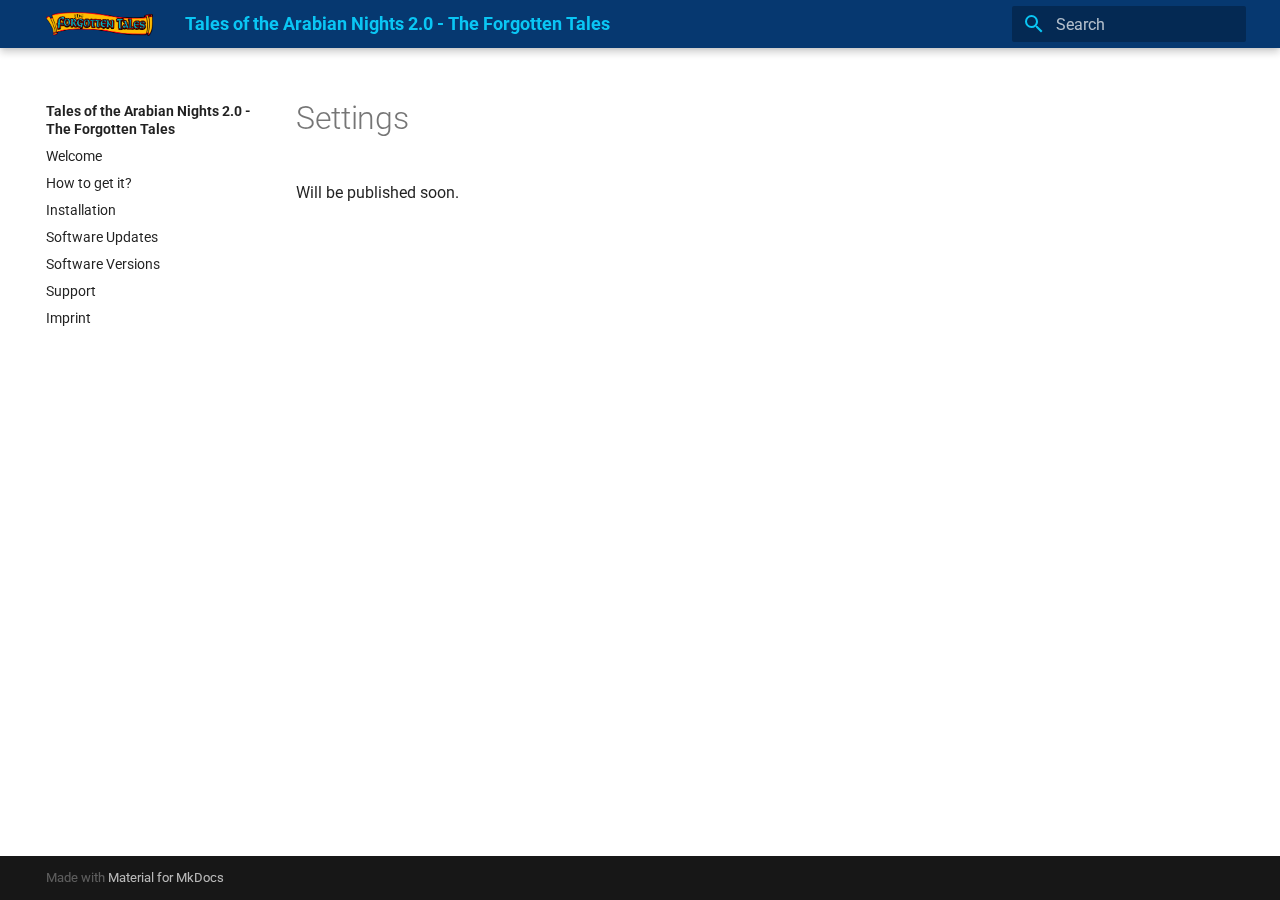
<file: service_settings/index.html>
<!doctype html>
<html lang="en" class="no-js">
  <head>
    
      <meta charset="utf-8">
      <meta name="viewport" content="width=device-width,initial-scale=1">
      
      
      
        <link rel="canonical" href="http://docs.the-forgotten-tales.com/service_settings/">
      
      <link rel="icon" href="../images/logo.png">
      <meta name="generator" content="mkdocs-1.2.3, mkdocs-material-8.2.6">
    
    
      
        <title>Settings - Tales of the Arabian Nights 2.0 - The Forgotten Tales</title>
      
    
    
      <link rel="stylesheet" href="../assets/stylesheets/main.9d5733d3.min.css">
      
        
        <link rel="stylesheet" href="../assets/stylesheets/palette.e6a45f82.min.css">
        
      
    
    
    
      
        
        
        <link rel="preconnect" href="https://fonts.gstatic.com" crossorigin>
        <link rel="stylesheet" href="https://fonts.googleapis.com/css?family=Roboto:300,300i,400,400i,700,700i%7CRoboto+Mono:400,400i,700,700i&display=fallback">
        <style>:root{--md-text-font:"Roboto";--md-code-font:"Roboto Mono"}</style>
      
    
    
      <link rel="stylesheet" href="../stylesheets/extra.css">
    
    <script>__md_scope=new URL("..",location),__md_get=(e,_=localStorage,t=__md_scope)=>JSON.parse(_.getItem(t.pathname+"."+e)),__md_set=(e,_,t=localStorage,a=__md_scope)=>{try{t.setItem(a.pathname+"."+e,JSON.stringify(_))}catch(e){}}</script>
    
      

    
    
  </head>
  
  
    
    
    
    
    
    <body dir="ltr" data-md-color-scheme="" data-md-color-primary="none" data-md-color-accent="none">
  
    
    
    <input class="md-toggle" data-md-toggle="drawer" type="checkbox" id="__drawer" autocomplete="off">
    <input class="md-toggle" data-md-toggle="search" type="checkbox" id="__search" autocomplete="off">
    <label class="md-overlay" for="__drawer"></label>
    <div data-md-component="skip">
      
        
        <a href="#settings" class="md-skip">
          Skip to content
        </a>
      
    </div>
    <div data-md-component="announce">
      
    </div>
    
    
      

<header class="md-header" data-md-component="header">
  <nav class="md-header__inner md-grid" aria-label="Header">
    <a href=".." title="Tales of the Arabian Nights 2.0 - The Forgotten Tales" class="md-header__button md-logo" aria-label="Tales of the Arabian Nights 2.0 - The Forgotten Tales" data-md-component="logo">
      
  <img src="../images/logo.png" alt="logo">

    </a>
    <label class="md-header__button md-icon" for="__drawer">
      <svg xmlns="http://www.w3.org/2000/svg" viewBox="0 0 24 24"><path d="M3 6h18v2H3V6m0 5h18v2H3v-2m0 5h18v2H3v-2z"/></svg>
    </label>
    <div class="md-header__title" data-md-component="header-title">
      <div class="md-header__ellipsis">
        <div class="md-header__topic">
          <span class="md-ellipsis">
            Tales of the Arabian Nights 2.0 - The Forgotten Tales
          </span>
        </div>
        <div class="md-header__topic" data-md-component="header-topic">
          <span class="md-ellipsis">
            
              Settings
            
          </span>
        </div>
      </div>
    </div>
    
    
    
      <label class="md-header__button md-icon" for="__search">
        <svg xmlns="http://www.w3.org/2000/svg" viewBox="0 0 24 24"><path d="M9.5 3A6.5 6.5 0 0 1 16 9.5c0 1.61-.59 3.09-1.56 4.23l.27.27h.79l5 5-1.5 1.5-5-5v-.79l-.27-.27A6.516 6.516 0 0 1 9.5 16 6.5 6.5 0 0 1 3 9.5 6.5 6.5 0 0 1 9.5 3m0 2C7 5 5 7 5 9.5S7 14 9.5 14 14 12 14 9.5 12 5 9.5 5z"/></svg>
      </label>
      <div class="md-search" data-md-component="search" role="dialog">
  <label class="md-search__overlay" for="__search"></label>
  <div class="md-search__inner" role="search">
    <form class="md-search__form" name="search">
      <input type="text" class="md-search__input" name="query" aria-label="Search" placeholder="Search" autocapitalize="off" autocorrect="off" autocomplete="off" spellcheck="false" data-md-component="search-query" required>
      <label class="md-search__icon md-icon" for="__search">
        <svg xmlns="http://www.w3.org/2000/svg" viewBox="0 0 24 24"><path d="M9.5 3A6.5 6.5 0 0 1 16 9.5c0 1.61-.59 3.09-1.56 4.23l.27.27h.79l5 5-1.5 1.5-5-5v-.79l-.27-.27A6.516 6.516 0 0 1 9.5 16 6.5 6.5 0 0 1 3 9.5 6.5 6.5 0 0 1 9.5 3m0 2C7 5 5 7 5 9.5S7 14 9.5 14 14 12 14 9.5 12 5 9.5 5z"/></svg>
        <svg xmlns="http://www.w3.org/2000/svg" viewBox="0 0 24 24"><path d="M20 11v2H8l5.5 5.5-1.42 1.42L4.16 12l7.92-7.92L13.5 5.5 8 11h12z"/></svg>
      </label>
      <nav class="md-search__options" aria-label="Search">
        
        <button type="reset" class="md-search__icon md-icon" aria-label="Clear" tabindex="-1">
          <svg xmlns="http://www.w3.org/2000/svg" viewBox="0 0 24 24"><path d="M19 6.41 17.59 5 12 10.59 6.41 5 5 6.41 10.59 12 5 17.59 6.41 19 12 13.41 17.59 19 19 17.59 13.41 12 19 6.41z"/></svg>
        </button>
      </nav>
      
    </form>
    <div class="md-search__output">
      <div class="md-search__scrollwrap" data-md-scrollfix>
        <div class="md-search-result" data-md-component="search-result">
          <div class="md-search-result__meta">
            Initializing search
          </div>
          <ol class="md-search-result__list"></ol>
        </div>
      </div>
    </div>
  </div>
</div>
    
    
  </nav>
  
</header>
    
    <div class="md-container" data-md-component="container">
      
      
        
          
        
      
      <main class="md-main" data-md-component="main">
        <div class="md-main__inner md-grid">
          
            
              
              <div class="md-sidebar md-sidebar--primary" data-md-component="sidebar" data-md-type="navigation" >
                <div class="md-sidebar__scrollwrap">
                  <div class="md-sidebar__inner">
                    


<nav class="md-nav md-nav--primary" aria-label="Navigation" data-md-level="0">
  <label class="md-nav__title" for="__drawer">
    <a href=".." title="Tales of the Arabian Nights 2.0 - The Forgotten Tales" class="md-nav__button md-logo" aria-label="Tales of the Arabian Nights 2.0 - The Forgotten Tales" data-md-component="logo">
      
  <img src="../images/logo.png" alt="logo">

    </a>
    Tales of the Arabian Nights 2.0 - The Forgotten Tales
  </label>
  
  <ul class="md-nav__list" data-md-scrollfix>
    
      
      
      

  
  
  
    <li class="md-nav__item">
      <a href=".." class="md-nav__link">
        Welcome
      </a>
    </li>
  

    
      
      
      

  
  
  
    <li class="md-nav__item">
      <a href="../how_to_get_it/" class="md-nav__link">
        How to get it?
      </a>
    </li>
  

    
      
      
      

  
  
  
    <li class="md-nav__item">
      <a href="../installation/" class="md-nav__link">
        Installation
      </a>
    </li>
  

    
      
      
      

  
  
  
    <li class="md-nav__item">
      <a href="../software_updates/" class="md-nav__link">
        Software Updates
      </a>
    </li>
  

    
      
      
      

  
  
  
    <li class="md-nav__item">
      <a href="../software_versions/" class="md-nav__link">
        Software Versions
      </a>
    </li>
  

    
      
      
      

  
  
  
    <li class="md-nav__item">
      <a href="../support/" class="md-nav__link">
        Support
      </a>
    </li>
  

    
      
      
      

  
  
  
    <li class="md-nav__item">
      <a href="https://mircoplayfields.com/l/contact" class="md-nav__link">
        Imprint
      </a>
    </li>
  

    
  </ul>
</nav>
                  </div>
                </div>
              </div>
            
            
              
              <div class="md-sidebar md-sidebar--secondary" data-md-component="sidebar" data-md-type="toc" >
                <div class="md-sidebar__scrollwrap">
                  <div class="md-sidebar__inner">
                    

<nav class="md-nav md-nav--secondary" aria-label="Table of contents">
  
  
  
    
  
  
</nav>
                  </div>
                </div>
              </div>
            
          
          <div class="md-content" data-md-component="content">
            <article class="md-content__inner md-typeset">
              
                


<h1 id="settings">Settings</h1>
<p>Will be published soon.</p>

              
            </article>
          </div>
        </div>
        
      </main>
      
        <footer class="md-footer">
  
  <div class="md-footer-meta md-typeset">
    <div class="md-footer-meta__inner md-grid">
      <div class="md-copyright">
  
  
    Made with
    <a href="https://squidfunk.github.io/mkdocs-material/" target="_blank" rel="noopener">
      Material for MkDocs
    </a>
  
</div>
      
    </div>
  </div>
</footer>
      
    </div>
    <div class="md-dialog" data-md-component="dialog">
      <div class="md-dialog__inner md-typeset"></div>
    </div>
    <script id="__config" type="application/json">{"base": "..", "features": [], "translations": {"clipboard.copy": "Copy to clipboard", "clipboard.copied": "Copied to clipboard", "search.config.lang": "en", "search.config.pipeline": "trimmer, stopWordFilter", "search.config.separator": "[\\s\\-]+", "search.placeholder": "Search", "search.result.placeholder": "Type to start searching", "search.result.none": "No matching documents", "search.result.one": "1 matching document", "search.result.other": "# matching documents", "search.result.more.one": "1 more on this page", "search.result.more.other": "# more on this page", "search.result.term.missing": "Missing", "select.version.title": "Select version"}, "search": "../assets/javascripts/workers/search.5e67fbfe.min.js"}</script>
    
    
      <script src="../assets/javascripts/bundle.e87a5f81.min.js"></script>
      
    
  </body>
</html>
</file>
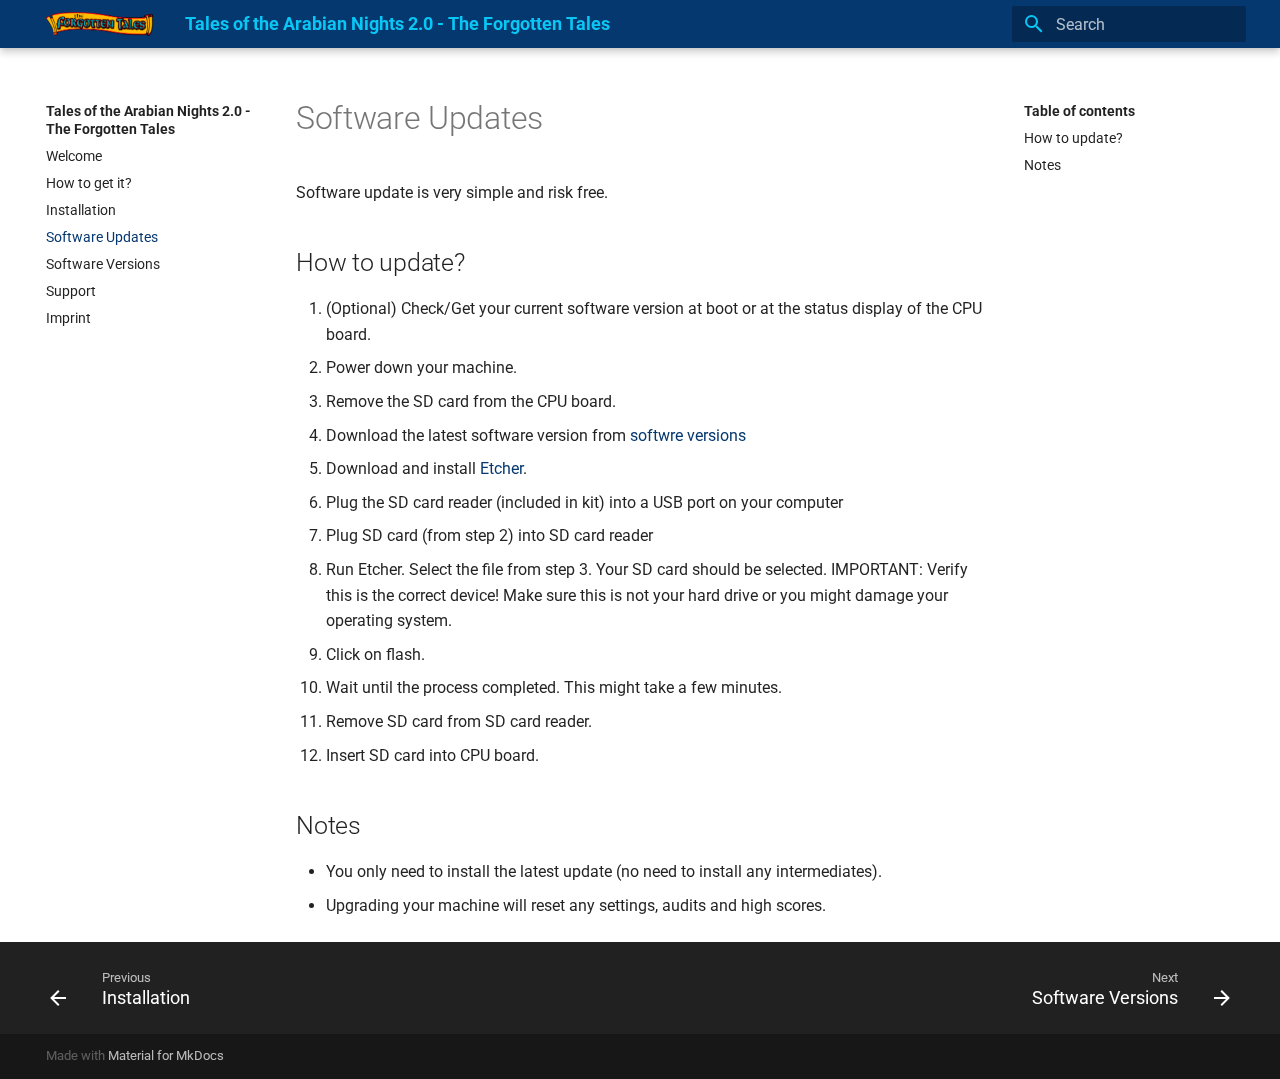
<file: software_updates/index.html>
<!doctype html>
<html lang="en" class="no-js">
  <head>
    
      <meta charset="utf-8">
      <meta name="viewport" content="width=device-width,initial-scale=1">
      
      
      
        <link rel="canonical" href="http://docs.the-forgotten-tales.com/software_updates/">
      
      <link rel="icon" href="../images/logo.png">
      <meta name="generator" content="mkdocs-1.2.3, mkdocs-material-8.2.6">
    
    
      
        <title>Software Updates - Tales of the Arabian Nights 2.0 - The Forgotten Tales</title>
      
    
    
      <link rel="stylesheet" href="../assets/stylesheets/main.9d5733d3.min.css">
      
        
        <link rel="stylesheet" href="../assets/stylesheets/palette.e6a45f82.min.css">
        
      
    
    
    
      
        
        
        <link rel="preconnect" href="https://fonts.gstatic.com" crossorigin>
        <link rel="stylesheet" href="https://fonts.googleapis.com/css?family=Roboto:300,300i,400,400i,700,700i%7CRoboto+Mono:400,400i,700,700i&display=fallback">
        <style>:root{--md-text-font:"Roboto";--md-code-font:"Roboto Mono"}</style>
      
    
    
      <link rel="stylesheet" href="../stylesheets/extra.css">
    
    <script>__md_scope=new URL("..",location),__md_get=(e,_=localStorage,t=__md_scope)=>JSON.parse(_.getItem(t.pathname+"."+e)),__md_set=(e,_,t=localStorage,a=__md_scope)=>{try{t.setItem(a.pathname+"."+e,JSON.stringify(_))}catch(e){}}</script>
    
      

    
    
  </head>
  
  
    
    
    
    
    
    <body dir="ltr" data-md-color-scheme="" data-md-color-primary="none" data-md-color-accent="none">
  
    
    
    <input class="md-toggle" data-md-toggle="drawer" type="checkbox" id="__drawer" autocomplete="off">
    <input class="md-toggle" data-md-toggle="search" type="checkbox" id="__search" autocomplete="off">
    <label class="md-overlay" for="__drawer"></label>
    <div data-md-component="skip">
      
        
        <a href="#software-updates" class="md-skip">
          Skip to content
        </a>
      
    </div>
    <div data-md-component="announce">
      
    </div>
    
    
      

<header class="md-header" data-md-component="header">
  <nav class="md-header__inner md-grid" aria-label="Header">
    <a href=".." title="Tales of the Arabian Nights 2.0 - The Forgotten Tales" class="md-header__button md-logo" aria-label="Tales of the Arabian Nights 2.0 - The Forgotten Tales" data-md-component="logo">
      
  <img src="../images/logo.png" alt="logo">

    </a>
    <label class="md-header__button md-icon" for="__drawer">
      <svg xmlns="http://www.w3.org/2000/svg" viewBox="0 0 24 24"><path d="M3 6h18v2H3V6m0 5h18v2H3v-2m0 5h18v2H3v-2z"/></svg>
    </label>
    <div class="md-header__title" data-md-component="header-title">
      <div class="md-header__ellipsis">
        <div class="md-header__topic">
          <span class="md-ellipsis">
            Tales of the Arabian Nights 2.0 - The Forgotten Tales
          </span>
        </div>
        <div class="md-header__topic" data-md-component="header-topic">
          <span class="md-ellipsis">
            
              Software Updates
            
          </span>
        </div>
      </div>
    </div>
    
    
    
      <label class="md-header__button md-icon" for="__search">
        <svg xmlns="http://www.w3.org/2000/svg" viewBox="0 0 24 24"><path d="M9.5 3A6.5 6.5 0 0 1 16 9.5c0 1.61-.59 3.09-1.56 4.23l.27.27h.79l5 5-1.5 1.5-5-5v-.79l-.27-.27A6.516 6.516 0 0 1 9.5 16 6.5 6.5 0 0 1 3 9.5 6.5 6.5 0 0 1 9.5 3m0 2C7 5 5 7 5 9.5S7 14 9.5 14 14 12 14 9.5 12 5 9.5 5z"/></svg>
      </label>
      <div class="md-search" data-md-component="search" role="dialog">
  <label class="md-search__overlay" for="__search"></label>
  <div class="md-search__inner" role="search">
    <form class="md-search__form" name="search">
      <input type="text" class="md-search__input" name="query" aria-label="Search" placeholder="Search" autocapitalize="off" autocorrect="off" autocomplete="off" spellcheck="false" data-md-component="search-query" required>
      <label class="md-search__icon md-icon" for="__search">
        <svg xmlns="http://www.w3.org/2000/svg" viewBox="0 0 24 24"><path d="M9.5 3A6.5 6.5 0 0 1 16 9.5c0 1.61-.59 3.09-1.56 4.23l.27.27h.79l5 5-1.5 1.5-5-5v-.79l-.27-.27A6.516 6.516 0 0 1 9.5 16 6.5 6.5 0 0 1 3 9.5 6.5 6.5 0 0 1 9.5 3m0 2C7 5 5 7 5 9.5S7 14 9.5 14 14 12 14 9.5 12 5 9.5 5z"/></svg>
        <svg xmlns="http://www.w3.org/2000/svg" viewBox="0 0 24 24"><path d="M20 11v2H8l5.5 5.5-1.42 1.42L4.16 12l7.92-7.92L13.5 5.5 8 11h12z"/></svg>
      </label>
      <nav class="md-search__options" aria-label="Search">
        
        <button type="reset" class="md-search__icon md-icon" aria-label="Clear" tabindex="-1">
          <svg xmlns="http://www.w3.org/2000/svg" viewBox="0 0 24 24"><path d="M19 6.41 17.59 5 12 10.59 6.41 5 5 6.41 10.59 12 5 17.59 6.41 19 12 13.41 17.59 19 19 17.59 13.41 12 19 6.41z"/></svg>
        </button>
      </nav>
      
    </form>
    <div class="md-search__output">
      <div class="md-search__scrollwrap" data-md-scrollfix>
        <div class="md-search-result" data-md-component="search-result">
          <div class="md-search-result__meta">
            Initializing search
          </div>
          <ol class="md-search-result__list"></ol>
        </div>
      </div>
    </div>
  </div>
</div>
    
    
  </nav>
  
</header>
    
    <div class="md-container" data-md-component="container">
      
      
        
          
        
      
      <main class="md-main" data-md-component="main">
        <div class="md-main__inner md-grid">
          
            
              
              <div class="md-sidebar md-sidebar--primary" data-md-component="sidebar" data-md-type="navigation" >
                <div class="md-sidebar__scrollwrap">
                  <div class="md-sidebar__inner">
                    


<nav class="md-nav md-nav--primary" aria-label="Navigation" data-md-level="0">
  <label class="md-nav__title" for="__drawer">
    <a href=".." title="Tales of the Arabian Nights 2.0 - The Forgotten Tales" class="md-nav__button md-logo" aria-label="Tales of the Arabian Nights 2.0 - The Forgotten Tales" data-md-component="logo">
      
  <img src="../images/logo.png" alt="logo">

    </a>
    Tales of the Arabian Nights 2.0 - The Forgotten Tales
  </label>
  
  <ul class="md-nav__list" data-md-scrollfix>
    
      
      
      

  
  
  
    <li class="md-nav__item">
      <a href=".." class="md-nav__link">
        Welcome
      </a>
    </li>
  

    
      
      
      

  
  
  
    <li class="md-nav__item">
      <a href="../how_to_get_it/" class="md-nav__link">
        How to get it?
      </a>
    </li>
  

    
      
      
      

  
  
  
    <li class="md-nav__item">
      <a href="../installation/" class="md-nav__link">
        Installation
      </a>
    </li>
  

    
      
      
      

  
  
    
  
  
    <li class="md-nav__item md-nav__item--active">
      
      <input class="md-nav__toggle md-toggle" data-md-toggle="toc" type="checkbox" id="__toc">
      
      
        
      
      
        <label class="md-nav__link md-nav__link--active" for="__toc">
          Software Updates
          <span class="md-nav__icon md-icon"></span>
        </label>
      
      <a href="./" class="md-nav__link md-nav__link--active">
        Software Updates
      </a>
      
        

<nav class="md-nav md-nav--secondary" aria-label="Table of contents">
  
  
  
    
  
  
    <label class="md-nav__title" for="__toc">
      <span class="md-nav__icon md-icon"></span>
      Table of contents
    </label>
    <ul class="md-nav__list" data-md-component="toc" data-md-scrollfix>
      
        <li class="md-nav__item">
  <a href="#how-to-update" class="md-nav__link">
    How to update?
  </a>
  
</li>
      
        <li class="md-nav__item">
  <a href="#notes" class="md-nav__link">
    Notes
  </a>
  
</li>
      
    </ul>
  
</nav>
      
    </li>
  

    
      
      
      

  
  
  
    <li class="md-nav__item">
      <a href="../software_versions/" class="md-nav__link">
        Software Versions
      </a>
    </li>
  

    
      
      
      

  
  
  
    <li class="md-nav__item">
      <a href="../support/" class="md-nav__link">
        Support
      </a>
    </li>
  

    
      
      
      

  
  
  
    <li class="md-nav__item">
      <a href="https://mircoplayfields.com/l/contact" class="md-nav__link">
        Imprint
      </a>
    </li>
  

    
  </ul>
</nav>
                  </div>
                </div>
              </div>
            
            
              
              <div class="md-sidebar md-sidebar--secondary" data-md-component="sidebar" data-md-type="toc" >
                <div class="md-sidebar__scrollwrap">
                  <div class="md-sidebar__inner">
                    

<nav class="md-nav md-nav--secondary" aria-label="Table of contents">
  
  
  
    
  
  
    <label class="md-nav__title" for="__toc">
      <span class="md-nav__icon md-icon"></span>
      Table of contents
    </label>
    <ul class="md-nav__list" data-md-component="toc" data-md-scrollfix>
      
        <li class="md-nav__item">
  <a href="#how-to-update" class="md-nav__link">
    How to update?
  </a>
  
</li>
      
        <li class="md-nav__item">
  <a href="#notes" class="md-nav__link">
    Notes
  </a>
  
</li>
      
    </ul>
  
</nav>
                  </div>
                </div>
              </div>
            
          
          <div class="md-content" data-md-component="content">
            <article class="md-content__inner md-typeset">
              
                


<h1 id="software-updates">Software Updates</h1>
<p>Software update is very simple and risk free.</p>
<h2 id="how-to-update">How to update?</h2>
<ol>
<li>(Optional) Check/Get your current software version at boot or at the status display of the CPU board.</li>
<li>Power down your machine.</li>
<li>Remove the SD card from the CPU board.</li>
<li>Download the latest software version from <a href="../software_versions/">softwre versions</a></li>
<li>Download and install <a href="https://www.balena.io/etcher/">Etcher</a>.</li>
<li>Plug the SD card reader (included in kit) into a USB port on your computer</li>
<li>Plug SD card (from step 2) into SD card reader</li>
<li>Run Etcher. Select the file from step 3. Your SD card should be selected. IMPORTANT: Verify this is the correct device! Make sure this is not your hard drive or you might damage your operating system.</li>
<li>Click on flash.</li>
<li>Wait until the process completed. This might take a few minutes.</li>
<li>Remove SD card from SD card reader.</li>
<li>Insert SD card into CPU board.</li>
</ol>
<h2 id="notes">Notes</h2>
<ul>
<li>You only need to install the latest update (no need to install any intermediates).</li>
<li>Upgrading your machine will reset any settings, audits and high scores.</li>
</ul>

              
            </article>
          </div>
        </div>
        
      </main>
      
        <footer class="md-footer">
  
    <nav class="md-footer__inner md-grid" aria-label="Footer">
      
        
        <a href="../installation/" class="md-footer__link md-footer__link--prev" aria-label="Previous: Installation" rel="prev">
          <div class="md-footer__button md-icon">
            <svg xmlns="http://www.w3.org/2000/svg" viewBox="0 0 24 24"><path d="M20 11v2H8l5.5 5.5-1.42 1.42L4.16 12l7.92-7.92L13.5 5.5 8 11h12z"/></svg>
          </div>
          <div class="md-footer__title">
            <div class="md-ellipsis">
              <span class="md-footer__direction">
                Previous
              </span>
              Installation
            </div>
          </div>
        </a>
      
      
        
        <a href="../software_versions/" class="md-footer__link md-footer__link--next" aria-label="Next: Software Versions" rel="next">
          <div class="md-footer__title">
            <div class="md-ellipsis">
              <span class="md-footer__direction">
                Next
              </span>
              Software Versions
            </div>
          </div>
          <div class="md-footer__button md-icon">
            <svg xmlns="http://www.w3.org/2000/svg" viewBox="0 0 24 24"><path d="M4 11v2h12l-5.5 5.5 1.42 1.42L19.84 12l-7.92-7.92L10.5 5.5 16 11H4z"/></svg>
          </div>
        </a>
      
    </nav>
  
  <div class="md-footer-meta md-typeset">
    <div class="md-footer-meta__inner md-grid">
      <div class="md-copyright">
  
  
    Made with
    <a href="https://squidfunk.github.io/mkdocs-material/" target="_blank" rel="noopener">
      Material for MkDocs
    </a>
  
</div>
      
    </div>
  </div>
</footer>
      
    </div>
    <div class="md-dialog" data-md-component="dialog">
      <div class="md-dialog__inner md-typeset"></div>
    </div>
    <script id="__config" type="application/json">{"base": "..", "features": [], "translations": {"clipboard.copy": "Copy to clipboard", "clipboard.copied": "Copied to clipboard", "search.config.lang": "en", "search.config.pipeline": "trimmer, stopWordFilter", "search.config.separator": "[\\s\\-]+", "search.placeholder": "Search", "search.result.placeholder": "Type to start searching", "search.result.none": "No matching documents", "search.result.one": "1 matching document", "search.result.other": "# matching documents", "search.result.more.one": "1 more on this page", "search.result.more.other": "# more on this page", "search.result.term.missing": "Missing", "select.version.title": "Select version"}, "search": "../assets/javascripts/workers/search.5e67fbfe.min.js"}</script>
    
    
      <script src="../assets/javascripts/bundle.e87a5f81.min.js"></script>
      
    
  </body>
</html>
</file>
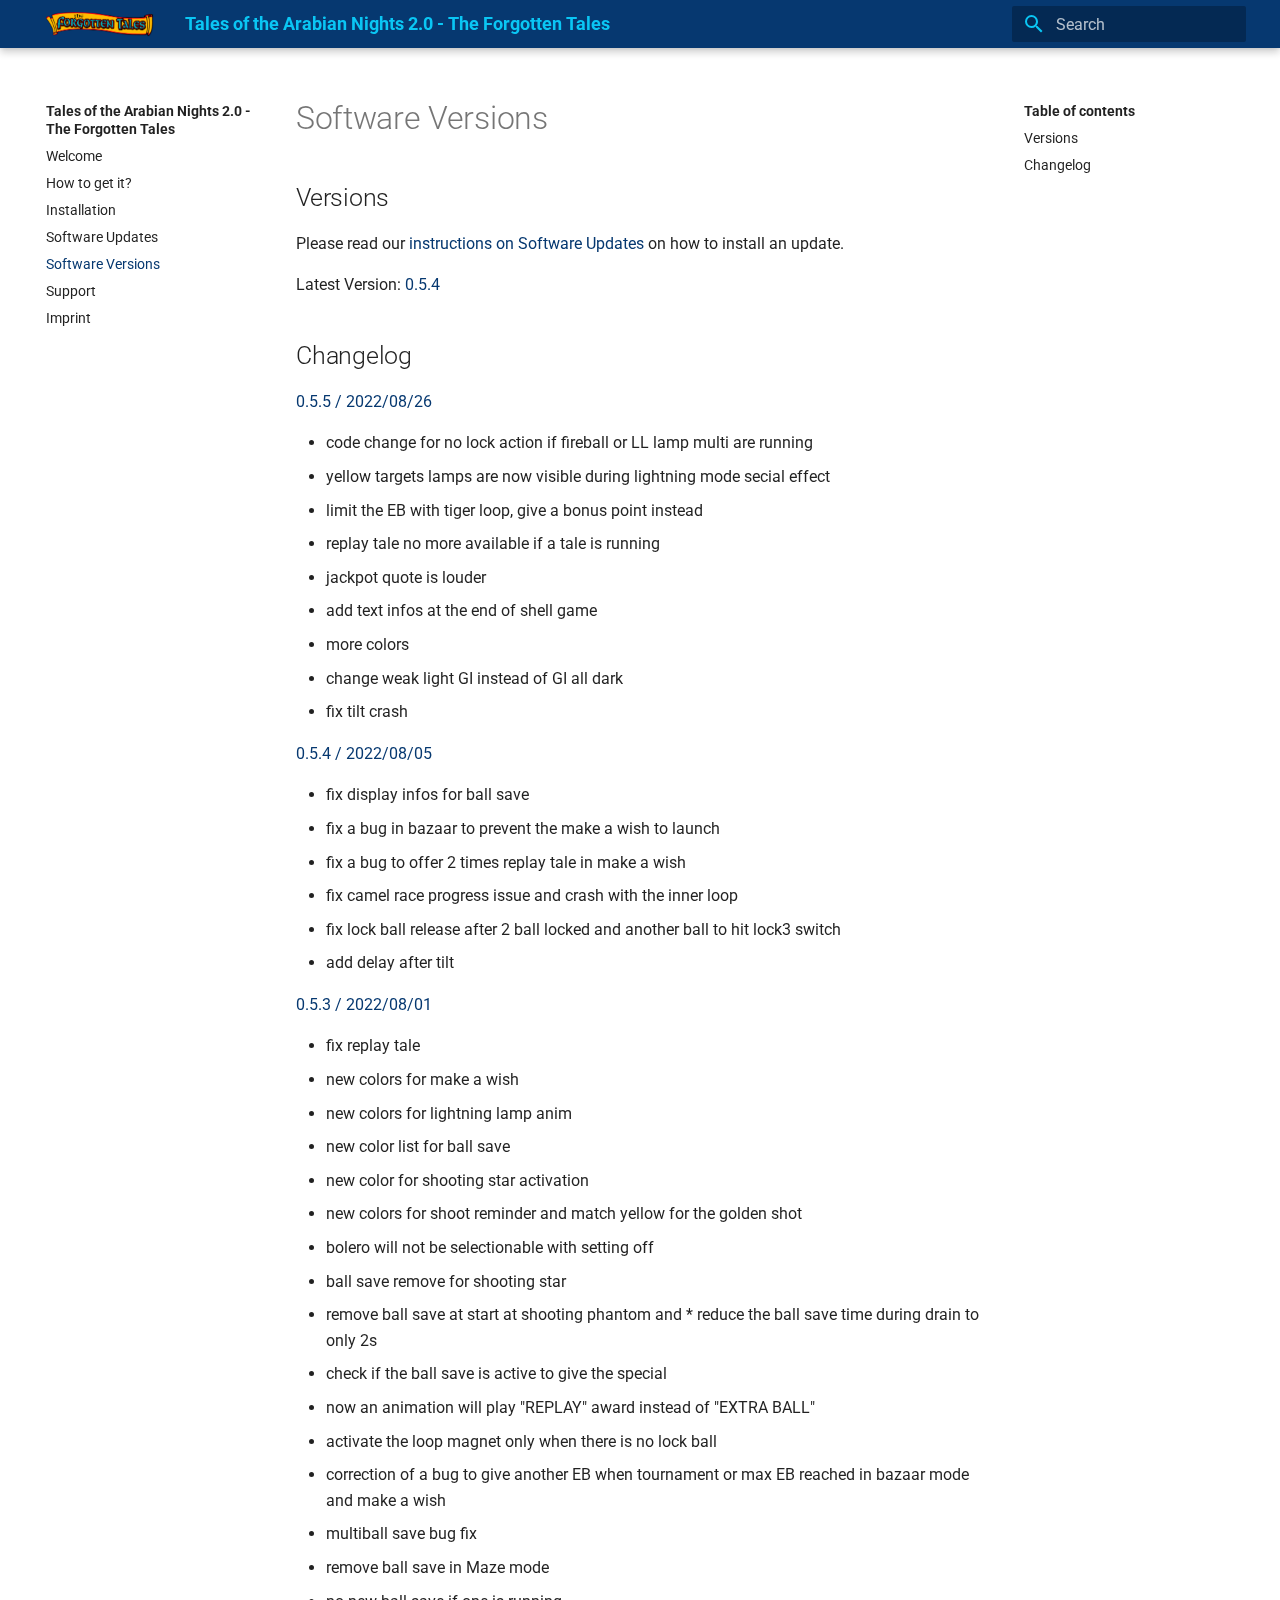
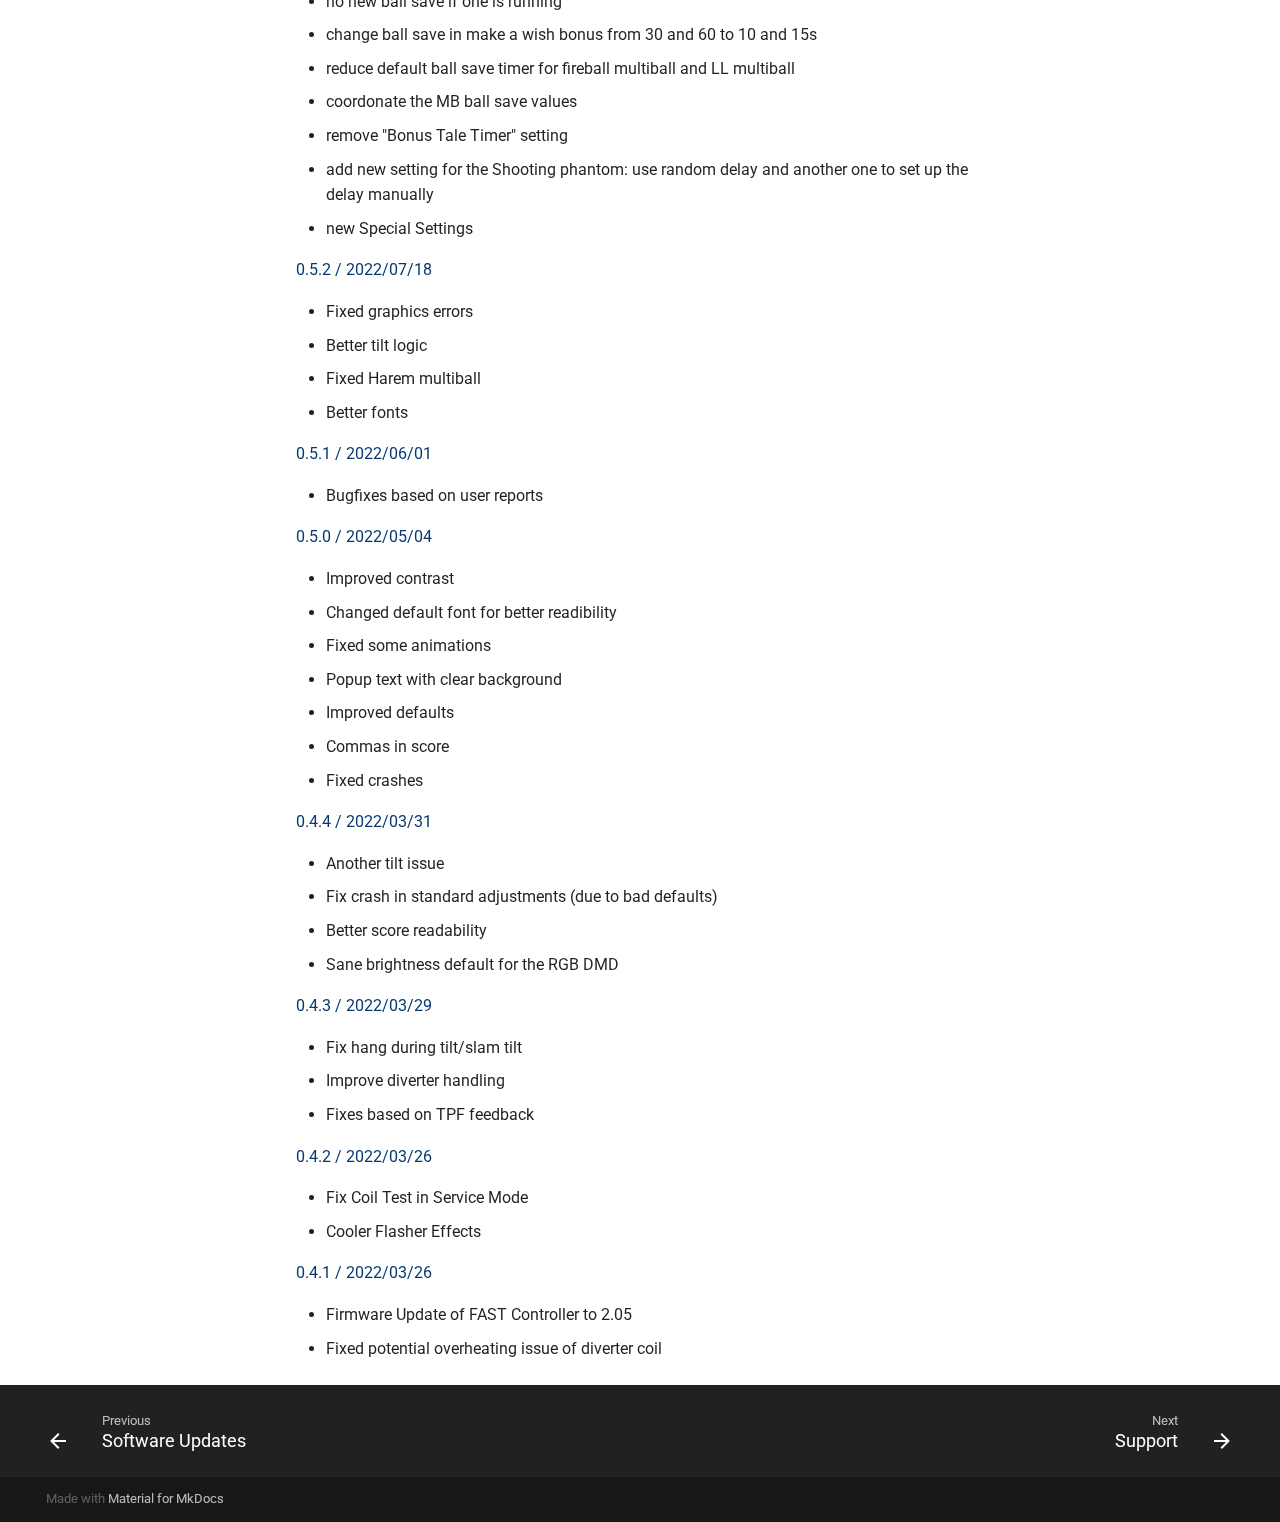
<file: software_versions/index.html>
<!doctype html>
<html lang="en" class="no-js">
  <head>
    
      <meta charset="utf-8">
      <meta name="viewport" content="width=device-width,initial-scale=1">
      
      
      
        <link rel="canonical" href="http://docs.the-forgotten-tales.com/software_versions/">
      
      <link rel="icon" href="../images/logo.png">
      <meta name="generator" content="mkdocs-1.2.3, mkdocs-material-8.2.6">
    
    
      
        <title>Software Versions - Tales of the Arabian Nights 2.0 - The Forgotten Tales</title>
      
    
    
      <link rel="stylesheet" href="../assets/stylesheets/main.9d5733d3.min.css">
      
        
        <link rel="stylesheet" href="../assets/stylesheets/palette.e6a45f82.min.css">
        
      
    
    
    
      
        
        
        <link rel="preconnect" href="https://fonts.gstatic.com" crossorigin>
        <link rel="stylesheet" href="https://fonts.googleapis.com/css?family=Roboto:300,300i,400,400i,700,700i%7CRoboto+Mono:400,400i,700,700i&display=fallback">
        <style>:root{--md-text-font:"Roboto";--md-code-font:"Roboto Mono"}</style>
      
    
    
      <link rel="stylesheet" href="../stylesheets/extra.css">
    
    <script>__md_scope=new URL("..",location),__md_get=(e,_=localStorage,t=__md_scope)=>JSON.parse(_.getItem(t.pathname+"."+e)),__md_set=(e,_,t=localStorage,a=__md_scope)=>{try{t.setItem(a.pathname+"."+e,JSON.stringify(_))}catch(e){}}</script>
    
      

    
    
  </head>
  
  
    
    
    
    
    
    <body dir="ltr" data-md-color-scheme="" data-md-color-primary="none" data-md-color-accent="none">
  
    
    
    <input class="md-toggle" data-md-toggle="drawer" type="checkbox" id="__drawer" autocomplete="off">
    <input class="md-toggle" data-md-toggle="search" type="checkbox" id="__search" autocomplete="off">
    <label class="md-overlay" for="__drawer"></label>
    <div data-md-component="skip">
      
        
        <a href="#software-versions" class="md-skip">
          Skip to content
        </a>
      
    </div>
    <div data-md-component="announce">
      
    </div>
    
    
      

<header class="md-header" data-md-component="header">
  <nav class="md-header__inner md-grid" aria-label="Header">
    <a href=".." title="Tales of the Arabian Nights 2.0 - The Forgotten Tales" class="md-header__button md-logo" aria-label="Tales of the Arabian Nights 2.0 - The Forgotten Tales" data-md-component="logo">
      
  <img src="../images/logo.png" alt="logo">

    </a>
    <label class="md-header__button md-icon" for="__drawer">
      <svg xmlns="http://www.w3.org/2000/svg" viewBox="0 0 24 24"><path d="M3 6h18v2H3V6m0 5h18v2H3v-2m0 5h18v2H3v-2z"/></svg>
    </label>
    <div class="md-header__title" data-md-component="header-title">
      <div class="md-header__ellipsis">
        <div class="md-header__topic">
          <span class="md-ellipsis">
            Tales of the Arabian Nights 2.0 - The Forgotten Tales
          </span>
        </div>
        <div class="md-header__topic" data-md-component="header-topic">
          <span class="md-ellipsis">
            
              Software Versions
            
          </span>
        </div>
      </div>
    </div>
    
    
    
      <label class="md-header__button md-icon" for="__search">
        <svg xmlns="http://www.w3.org/2000/svg" viewBox="0 0 24 24"><path d="M9.5 3A6.5 6.5 0 0 1 16 9.5c0 1.61-.59 3.09-1.56 4.23l.27.27h.79l5 5-1.5 1.5-5-5v-.79l-.27-.27A6.516 6.516 0 0 1 9.5 16 6.5 6.5 0 0 1 3 9.5 6.5 6.5 0 0 1 9.5 3m0 2C7 5 5 7 5 9.5S7 14 9.5 14 14 12 14 9.5 12 5 9.5 5z"/></svg>
      </label>
      <div class="md-search" data-md-component="search" role="dialog">
  <label class="md-search__overlay" for="__search"></label>
  <div class="md-search__inner" role="search">
    <form class="md-search__form" name="search">
      <input type="text" class="md-search__input" name="query" aria-label="Search" placeholder="Search" autocapitalize="off" autocorrect="off" autocomplete="off" spellcheck="false" data-md-component="search-query" required>
      <label class="md-search__icon md-icon" for="__search">
        <svg xmlns="http://www.w3.org/2000/svg" viewBox="0 0 24 24"><path d="M9.5 3A6.5 6.5 0 0 1 16 9.5c0 1.61-.59 3.09-1.56 4.23l.27.27h.79l5 5-1.5 1.5-5-5v-.79l-.27-.27A6.516 6.516 0 0 1 9.5 16 6.5 6.5 0 0 1 3 9.5 6.5 6.5 0 0 1 9.5 3m0 2C7 5 5 7 5 9.5S7 14 9.5 14 14 12 14 9.5 12 5 9.5 5z"/></svg>
        <svg xmlns="http://www.w3.org/2000/svg" viewBox="0 0 24 24"><path d="M20 11v2H8l5.5 5.5-1.42 1.42L4.16 12l7.92-7.92L13.5 5.5 8 11h12z"/></svg>
      </label>
      <nav class="md-search__options" aria-label="Search">
        
        <button type="reset" class="md-search__icon md-icon" aria-label="Clear" tabindex="-1">
          <svg xmlns="http://www.w3.org/2000/svg" viewBox="0 0 24 24"><path d="M19 6.41 17.59 5 12 10.59 6.41 5 5 6.41 10.59 12 5 17.59 6.41 19 12 13.41 17.59 19 19 17.59 13.41 12 19 6.41z"/></svg>
        </button>
      </nav>
      
    </form>
    <div class="md-search__output">
      <div class="md-search__scrollwrap" data-md-scrollfix>
        <div class="md-search-result" data-md-component="search-result">
          <div class="md-search-result__meta">
            Initializing search
          </div>
          <ol class="md-search-result__list"></ol>
        </div>
      </div>
    </div>
  </div>
</div>
    
    
  </nav>
  
</header>
    
    <div class="md-container" data-md-component="container">
      
      
        
          
        
      
      <main class="md-main" data-md-component="main">
        <div class="md-main__inner md-grid">
          
            
              
              <div class="md-sidebar md-sidebar--primary" data-md-component="sidebar" data-md-type="navigation" >
                <div class="md-sidebar__scrollwrap">
                  <div class="md-sidebar__inner">
                    


<nav class="md-nav md-nav--primary" aria-label="Navigation" data-md-level="0">
  <label class="md-nav__title" for="__drawer">
    <a href=".." title="Tales of the Arabian Nights 2.0 - The Forgotten Tales" class="md-nav__button md-logo" aria-label="Tales of the Arabian Nights 2.0 - The Forgotten Tales" data-md-component="logo">
      
  <img src="../images/logo.png" alt="logo">

    </a>
    Tales of the Arabian Nights 2.0 - The Forgotten Tales
  </label>
  
  <ul class="md-nav__list" data-md-scrollfix>
    
      
      
      

  
  
  
    <li class="md-nav__item">
      <a href=".." class="md-nav__link">
        Welcome
      </a>
    </li>
  

    
      
      
      

  
  
  
    <li class="md-nav__item">
      <a href="../how_to_get_it/" class="md-nav__link">
        How to get it?
      </a>
    </li>
  

    
      
      
      

  
  
  
    <li class="md-nav__item">
      <a href="../installation/" class="md-nav__link">
        Installation
      </a>
    </li>
  

    
      
      
      

  
  
  
    <li class="md-nav__item">
      <a href="../software_updates/" class="md-nav__link">
        Software Updates
      </a>
    </li>
  

    
      
      
      

  
  
    
  
  
    <li class="md-nav__item md-nav__item--active">
      
      <input class="md-nav__toggle md-toggle" data-md-toggle="toc" type="checkbox" id="__toc">
      
      
        
      
      
        <label class="md-nav__link md-nav__link--active" for="__toc">
          Software Versions
          <span class="md-nav__icon md-icon"></span>
        </label>
      
      <a href="./" class="md-nav__link md-nav__link--active">
        Software Versions
      </a>
      
        

<nav class="md-nav md-nav--secondary" aria-label="Table of contents">
  
  
  
    
  
  
    <label class="md-nav__title" for="__toc">
      <span class="md-nav__icon md-icon"></span>
      Table of contents
    </label>
    <ul class="md-nav__list" data-md-component="toc" data-md-scrollfix>
      
        <li class="md-nav__item">
  <a href="#versions" class="md-nav__link">
    Versions
  </a>
  
</li>
      
        <li class="md-nav__item">
  <a href="#changelog" class="md-nav__link">
    Changelog
  </a>
  
</li>
      
    </ul>
  
</nav>
      
    </li>
  

    
      
      
      

  
  
  
    <li class="md-nav__item">
      <a href="../support/" class="md-nav__link">
        Support
      </a>
    </li>
  

    
      
      
      

  
  
  
    <li class="md-nav__item">
      <a href="https://mircoplayfields.com/l/contact" class="md-nav__link">
        Imprint
      </a>
    </li>
  

    
  </ul>
</nav>
                  </div>
                </div>
              </div>
            
            
              
              <div class="md-sidebar md-sidebar--secondary" data-md-component="sidebar" data-md-type="toc" >
                <div class="md-sidebar__scrollwrap">
                  <div class="md-sidebar__inner">
                    

<nav class="md-nav md-nav--secondary" aria-label="Table of contents">
  
  
  
    
  
  
    <label class="md-nav__title" for="__toc">
      <span class="md-nav__icon md-icon"></span>
      Table of contents
    </label>
    <ul class="md-nav__list" data-md-component="toc" data-md-scrollfix>
      
        <li class="md-nav__item">
  <a href="#versions" class="md-nav__link">
    Versions
  </a>
  
</li>
      
        <li class="md-nav__item">
  <a href="#changelog" class="md-nav__link">
    Changelog
  </a>
  
</li>
      
    </ul>
  
</nav>
                  </div>
                </div>
              </div>
            
          
          <div class="md-content" data-md-component="content">
            <article class="md-content__inner md-typeset">
              
                


<h1 id="software-versions">Software Versions</h1>
<h2 id="versions">Versions</h2>
<p>Please read our <a href="../software_updates/">instructions on Software Updates</a> on how to install an update.</p>
<p>Latest Version: <a href="https://images.the-forgotten-tales.com/totan_0.5.5.image">0.5.4</a></p>
<h2 id="changelog">Changelog</h2>
<p><a href="https://images.the-forgotten-tales.com/totan_0.5.5.image">0.5.5 / 2022/08/26</a></p>
<ul>
<li>code change for no lock action if fireball or LL lamp multi are running</li>
<li>yellow targets lamps are now visible during lightning mode secial effect</li>
<li>limit the EB with tiger loop, give a bonus point instead</li>
<li>replay tale no more available if a tale is running</li>
<li>jackpot quote is louder</li>
<li>add text infos at the end of shell game</li>
<li>more colors</li>
<li>change weak light GI instead of GI all dark</li>
<li>fix tilt crash</li>
</ul>
<p><a href="https://images.the-forgotten-tales.com/totan_0.5.4.image">0.5.4 / 2022/08/05</a></p>
<ul>
<li>fix display infos for ball save</li>
<li>fix a bug in bazaar to prevent the make a wish to launch</li>
<li>fix a bug to offer 2 times replay tale in make a wish</li>
<li>fix camel race progress issue and crash with the inner loop</li>
<li>fix lock ball release after 2 ball locked and another ball to hit lock3 switch</li>
<li>add delay after tilt</li>
</ul>
<p><a href="https://images.the-forgotten-tales.com/totan_0.5.3.image">0.5.3 / 2022/08/01</a></p>
<ul>
<li>fix replay tale</li>
<li>new colors for make a wish</li>
<li>new colors for lightning lamp anim</li>
<li>new color list for ball save</li>
<li>new color for shooting star activation</li>
<li>new colors for shoot reminder and match yellow for the golden shot</li>
<li>bolero will not be selectionable with setting off</li>
<li>ball save remove for shooting star</li>
<li>remove ball save at start at shooting phantom and * reduce the ball save time during drain to only 2s</li>
<li>check if the ball save is active to give the special</li>
<li>now an animation will play "REPLAY" award instead of "EXTRA BALL"</li>
<li>activate the loop magnet only when there is no lock ball</li>
<li>correction of a bug to give another EB when tournament or max EB reached in bazaar mode and make a wish</li>
<li>multiball save bug fix</li>
<li>remove ball save in Maze mode</li>
<li>no new ball save if one is running</li>
<li>change ball save in make a wish bonus from 30 and 60 to 10 and 15s</li>
<li>reduce default ball save timer for fireball multiball  and LL multiball</li>
<li>coordonate the MB ball save values</li>
<li>remove "Bonus Tale Timer" setting</li>
<li>add new setting for the Shooting phantom: use random delay and another one to set up the delay manually</li>
<li>new Special Settings</li>
</ul>
<p><a href="https://images.the-forgotten-tales.com/totan_0.5.2.image">0.5.2 / 2022/07/18</a></p>
<ul>
<li>Fixed graphics errors</li>
<li>Better tilt logic</li>
<li>Fixed Harem multiball</li>
<li>Better fonts</li>
</ul>
<p><a href="https://images.the-forgotten-tales.com/totan_0.5.1.image">0.5.1 / 2022/06/01</a></p>
<ul>
<li>Bugfixes based on user reports</li>
</ul>
<p><a href="https://images.the-forgotten-tales.com/totan_0.5.0.image">0.5.0 / 2022/05/04</a></p>
<ul>
<li>Improved contrast</li>
<li>Changed default font for better readibility</li>
<li>Fixed some animations</li>
<li>Popup text with clear background</li>
<li>Improved defaults</li>
<li>Commas in score</li>
<li>Fixed crashes</li>
</ul>
<p><a href="https://images.the-forgotten-tales.com/totan_0.4.4.image">0.4.4 / 2022/03/31</a></p>
<ul>
<li>Another tilt issue</li>
<li>Fix crash in standard adjustments (due to bad defaults)</li>
<li>Better score readability</li>
<li>Sane brightness default for the RGB DMD</li>
</ul>
<p><a href="https://images.the-forgotten-tales.com/totan_0.4.3.image">0.4.3 / 2022/03/29</a></p>
<ul>
<li>Fix hang during tilt/slam tilt</li>
<li>Improve diverter handling</li>
<li>Fixes based on TPF feedback</li>
</ul>
<p><a href="https://images.the-forgotten-tales.com/totan_0.4.2.image">0.4.2 / 2022/03/26</a></p>
<ul>
<li>Fix Coil Test in Service Mode</li>
<li>Cooler Flasher Effects</li>
</ul>
<p><a href="https://images.the-forgotten-tales.com/totan_0.4.1.image">0.4.1 / 2022/03/26</a></p>
<ul>
<li>Firmware Update of FAST Controller to 2.05</li>
<li>Fixed potential overheating issue of diverter coil</li>
</ul>

              
            </article>
          </div>
        </div>
        
      </main>
      
        <footer class="md-footer">
  
    <nav class="md-footer__inner md-grid" aria-label="Footer">
      
        
        <a href="../software_updates/" class="md-footer__link md-footer__link--prev" aria-label="Previous: Software Updates" rel="prev">
          <div class="md-footer__button md-icon">
            <svg xmlns="http://www.w3.org/2000/svg" viewBox="0 0 24 24"><path d="M20 11v2H8l5.5 5.5-1.42 1.42L4.16 12l7.92-7.92L13.5 5.5 8 11h12z"/></svg>
          </div>
          <div class="md-footer__title">
            <div class="md-ellipsis">
              <span class="md-footer__direction">
                Previous
              </span>
              Software Updates
            </div>
          </div>
        </a>
      
      
        
        <a href="../support/" class="md-footer__link md-footer__link--next" aria-label="Next: Support" rel="next">
          <div class="md-footer__title">
            <div class="md-ellipsis">
              <span class="md-footer__direction">
                Next
              </span>
              Support
            </div>
          </div>
          <div class="md-footer__button md-icon">
            <svg xmlns="http://www.w3.org/2000/svg" viewBox="0 0 24 24"><path d="M4 11v2h12l-5.5 5.5 1.42 1.42L19.84 12l-7.92-7.92L10.5 5.5 16 11H4z"/></svg>
          </div>
        </a>
      
    </nav>
  
  <div class="md-footer-meta md-typeset">
    <div class="md-footer-meta__inner md-grid">
      <div class="md-copyright">
  
  
    Made with
    <a href="https://squidfunk.github.io/mkdocs-material/" target="_blank" rel="noopener">
      Material for MkDocs
    </a>
  
</div>
      
    </div>
  </div>
</footer>
      
    </div>
    <div class="md-dialog" data-md-component="dialog">
      <div class="md-dialog__inner md-typeset"></div>
    </div>
    <script id="__config" type="application/json">{"base": "..", "features": [], "translations": {"clipboard.copy": "Copy to clipboard", "clipboard.copied": "Copied to clipboard", "search.config.lang": "en", "search.config.pipeline": "trimmer, stopWordFilter", "search.config.separator": "[\\s\\-]+", "search.placeholder": "Search", "search.result.placeholder": "Type to start searching", "search.result.none": "No matching documents", "search.result.one": "1 matching document", "search.result.other": "# matching documents", "search.result.more.one": "1 more on this page", "search.result.more.other": "# more on this page", "search.result.term.missing": "Missing", "select.version.title": "Select version"}, "search": "../assets/javascripts/workers/search.5e67fbfe.min.js"}</script>
    
    
      <script src="../assets/javascripts/bundle.e87a5f81.min.js"></script>
      
    
  </body>
</html>
</file>
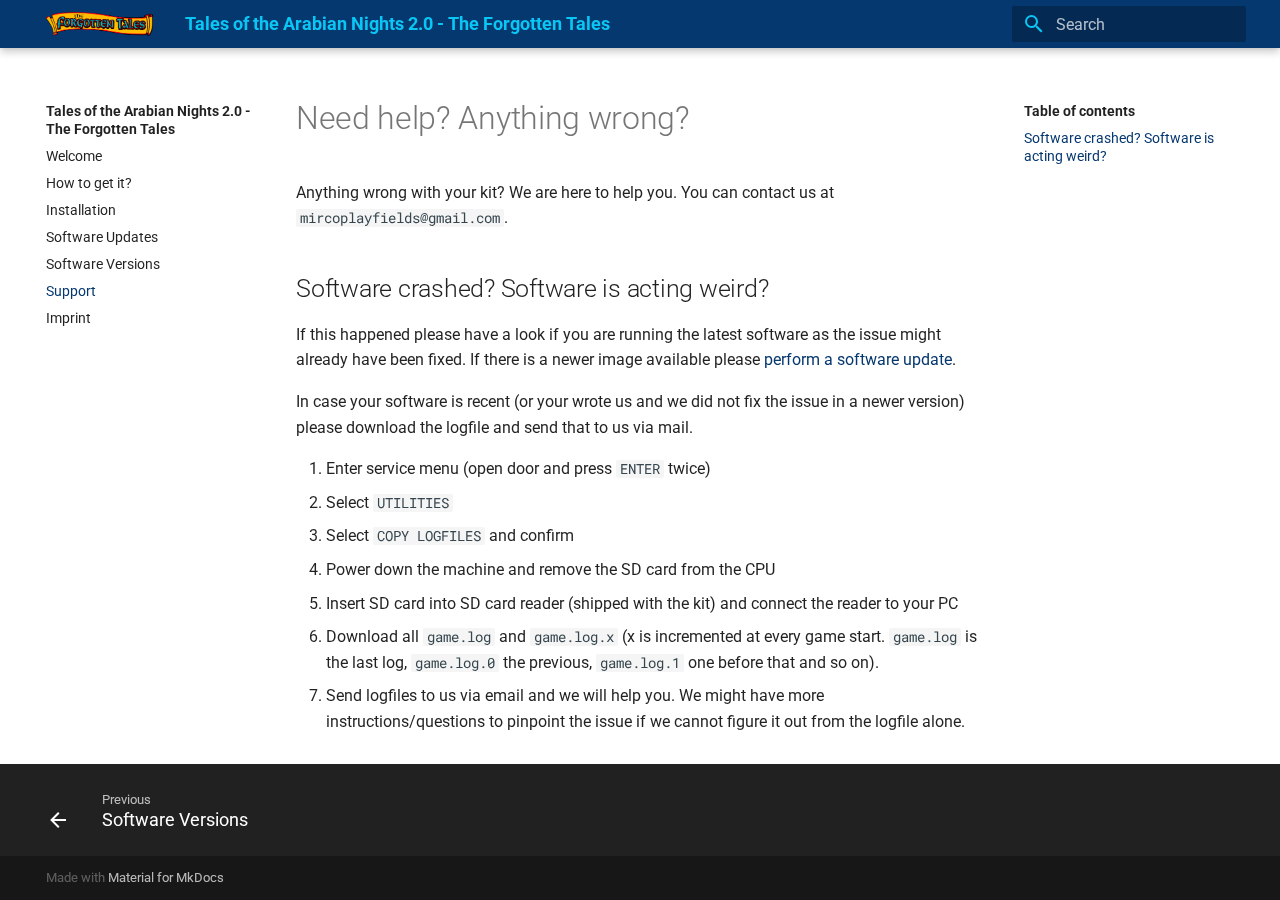
<file: support/index.html>
<!doctype html>
<html lang="en" class="no-js">
  <head>
    
      <meta charset="utf-8">
      <meta name="viewport" content="width=device-width,initial-scale=1">
      
      
      
        <link rel="canonical" href="http://docs.the-forgotten-tales.com/support/">
      
      <link rel="icon" href="../images/logo.png">
      <meta name="generator" content="mkdocs-1.2.3, mkdocs-material-8.2.6">
    
    
      
        <title>Support - Tales of the Arabian Nights 2.0 - The Forgotten Tales</title>
      
    
    
      <link rel="stylesheet" href="../assets/stylesheets/main.9d5733d3.min.css">
      
        
        <link rel="stylesheet" href="../assets/stylesheets/palette.e6a45f82.min.css">
        
      
    
    
    
      
        
        
        <link rel="preconnect" href="https://fonts.gstatic.com" crossorigin>
        <link rel="stylesheet" href="https://fonts.googleapis.com/css?family=Roboto:300,300i,400,400i,700,700i%7CRoboto+Mono:400,400i,700,700i&display=fallback">
        <style>:root{--md-text-font:"Roboto";--md-code-font:"Roboto Mono"}</style>
      
    
    
      <link rel="stylesheet" href="../stylesheets/extra.css">
    
    <script>__md_scope=new URL("..",location),__md_get=(e,_=localStorage,t=__md_scope)=>JSON.parse(_.getItem(t.pathname+"."+e)),__md_set=(e,_,t=localStorage,a=__md_scope)=>{try{t.setItem(a.pathname+"."+e,JSON.stringify(_))}catch(e){}}</script>
    
      

    
    
  </head>
  
  
    
    
    
    
    
    <body dir="ltr" data-md-color-scheme="" data-md-color-primary="none" data-md-color-accent="none">
  
    
    
    <input class="md-toggle" data-md-toggle="drawer" type="checkbox" id="__drawer" autocomplete="off">
    <input class="md-toggle" data-md-toggle="search" type="checkbox" id="__search" autocomplete="off">
    <label class="md-overlay" for="__drawer"></label>
    <div data-md-component="skip">
      
        
        <a href="#need-help-anything-wrong" class="md-skip">
          Skip to content
        </a>
      
    </div>
    <div data-md-component="announce">
      
    </div>
    
    
      

<header class="md-header" data-md-component="header">
  <nav class="md-header__inner md-grid" aria-label="Header">
    <a href=".." title="Tales of the Arabian Nights 2.0 - The Forgotten Tales" class="md-header__button md-logo" aria-label="Tales of the Arabian Nights 2.0 - The Forgotten Tales" data-md-component="logo">
      
  <img src="../images/logo.png" alt="logo">

    </a>
    <label class="md-header__button md-icon" for="__drawer">
      <svg xmlns="http://www.w3.org/2000/svg" viewBox="0 0 24 24"><path d="M3 6h18v2H3V6m0 5h18v2H3v-2m0 5h18v2H3v-2z"/></svg>
    </label>
    <div class="md-header__title" data-md-component="header-title">
      <div class="md-header__ellipsis">
        <div class="md-header__topic">
          <span class="md-ellipsis">
            Tales of the Arabian Nights 2.0 - The Forgotten Tales
          </span>
        </div>
        <div class="md-header__topic" data-md-component="header-topic">
          <span class="md-ellipsis">
            
              Support
            
          </span>
        </div>
      </div>
    </div>
    
    
    
      <label class="md-header__button md-icon" for="__search">
        <svg xmlns="http://www.w3.org/2000/svg" viewBox="0 0 24 24"><path d="M9.5 3A6.5 6.5 0 0 1 16 9.5c0 1.61-.59 3.09-1.56 4.23l.27.27h.79l5 5-1.5 1.5-5-5v-.79l-.27-.27A6.516 6.516 0 0 1 9.5 16 6.5 6.5 0 0 1 3 9.5 6.5 6.5 0 0 1 9.5 3m0 2C7 5 5 7 5 9.5S7 14 9.5 14 14 12 14 9.5 12 5 9.5 5z"/></svg>
      </label>
      <div class="md-search" data-md-component="search" role="dialog">
  <label class="md-search__overlay" for="__search"></label>
  <div class="md-search__inner" role="search">
    <form class="md-search__form" name="search">
      <input type="text" class="md-search__input" name="query" aria-label="Search" placeholder="Search" autocapitalize="off" autocorrect="off" autocomplete="off" spellcheck="false" data-md-component="search-query" required>
      <label class="md-search__icon md-icon" for="__search">
        <svg xmlns="http://www.w3.org/2000/svg" viewBox="0 0 24 24"><path d="M9.5 3A6.5 6.5 0 0 1 16 9.5c0 1.61-.59 3.09-1.56 4.23l.27.27h.79l5 5-1.5 1.5-5-5v-.79l-.27-.27A6.516 6.516 0 0 1 9.5 16 6.5 6.5 0 0 1 3 9.5 6.5 6.5 0 0 1 9.5 3m0 2C7 5 5 7 5 9.5S7 14 9.5 14 14 12 14 9.5 12 5 9.5 5z"/></svg>
        <svg xmlns="http://www.w3.org/2000/svg" viewBox="0 0 24 24"><path d="M20 11v2H8l5.5 5.5-1.42 1.42L4.16 12l7.92-7.92L13.5 5.5 8 11h12z"/></svg>
      </label>
      <nav class="md-search__options" aria-label="Search">
        
        <button type="reset" class="md-search__icon md-icon" aria-label="Clear" tabindex="-1">
          <svg xmlns="http://www.w3.org/2000/svg" viewBox="0 0 24 24"><path d="M19 6.41 17.59 5 12 10.59 6.41 5 5 6.41 10.59 12 5 17.59 6.41 19 12 13.41 17.59 19 19 17.59 13.41 12 19 6.41z"/></svg>
        </button>
      </nav>
      
    </form>
    <div class="md-search__output">
      <div class="md-search__scrollwrap" data-md-scrollfix>
        <div class="md-search-result" data-md-component="search-result">
          <div class="md-search-result__meta">
            Initializing search
          </div>
          <ol class="md-search-result__list"></ol>
        </div>
      </div>
    </div>
  </div>
</div>
    
    
  </nav>
  
</header>
    
    <div class="md-container" data-md-component="container">
      
      
        
          
        
      
      <main class="md-main" data-md-component="main">
        <div class="md-main__inner md-grid">
          
            
              
              <div class="md-sidebar md-sidebar--primary" data-md-component="sidebar" data-md-type="navigation" >
                <div class="md-sidebar__scrollwrap">
                  <div class="md-sidebar__inner">
                    


<nav class="md-nav md-nav--primary" aria-label="Navigation" data-md-level="0">
  <label class="md-nav__title" for="__drawer">
    <a href=".." title="Tales of the Arabian Nights 2.0 - The Forgotten Tales" class="md-nav__button md-logo" aria-label="Tales of the Arabian Nights 2.0 - The Forgotten Tales" data-md-component="logo">
      
  <img src="../images/logo.png" alt="logo">

    </a>
    Tales of the Arabian Nights 2.0 - The Forgotten Tales
  </label>
  
  <ul class="md-nav__list" data-md-scrollfix>
    
      
      
      

  
  
  
    <li class="md-nav__item">
      <a href=".." class="md-nav__link">
        Welcome
      </a>
    </li>
  

    
      
      
      

  
  
  
    <li class="md-nav__item">
      <a href="../how_to_get_it/" class="md-nav__link">
        How to get it?
      </a>
    </li>
  

    
      
      
      

  
  
  
    <li class="md-nav__item">
      <a href="../installation/" class="md-nav__link">
        Installation
      </a>
    </li>
  

    
      
      
      

  
  
  
    <li class="md-nav__item">
      <a href="../software_updates/" class="md-nav__link">
        Software Updates
      </a>
    </li>
  

    
      
      
      

  
  
  
    <li class="md-nav__item">
      <a href="../software_versions/" class="md-nav__link">
        Software Versions
      </a>
    </li>
  

    
      
      
      

  
  
    
  
  
    <li class="md-nav__item md-nav__item--active">
      
      <input class="md-nav__toggle md-toggle" data-md-toggle="toc" type="checkbox" id="__toc">
      
      
        
      
      
        <label class="md-nav__link md-nav__link--active" for="__toc">
          Support
          <span class="md-nav__icon md-icon"></span>
        </label>
      
      <a href="./" class="md-nav__link md-nav__link--active">
        Support
      </a>
      
        

<nav class="md-nav md-nav--secondary" aria-label="Table of contents">
  
  
  
    
  
  
    <label class="md-nav__title" for="__toc">
      <span class="md-nav__icon md-icon"></span>
      Table of contents
    </label>
    <ul class="md-nav__list" data-md-component="toc" data-md-scrollfix>
      
        <li class="md-nav__item">
  <a href="#software-crashed-software-is-acting-weird" class="md-nav__link">
    Software crashed? Software is acting weird?
  </a>
  
</li>
      
    </ul>
  
</nav>
      
    </li>
  

    
      
      
      

  
  
  
    <li class="md-nav__item">
      <a href="https://mircoplayfields.com/l/contact" class="md-nav__link">
        Imprint
      </a>
    </li>
  

    
  </ul>
</nav>
                  </div>
                </div>
              </div>
            
            
              
              <div class="md-sidebar md-sidebar--secondary" data-md-component="sidebar" data-md-type="toc" >
                <div class="md-sidebar__scrollwrap">
                  <div class="md-sidebar__inner">
                    

<nav class="md-nav md-nav--secondary" aria-label="Table of contents">
  
  
  
    
  
  
    <label class="md-nav__title" for="__toc">
      <span class="md-nav__icon md-icon"></span>
      Table of contents
    </label>
    <ul class="md-nav__list" data-md-component="toc" data-md-scrollfix>
      
        <li class="md-nav__item">
  <a href="#software-crashed-software-is-acting-weird" class="md-nav__link">
    Software crashed? Software is acting weird?
  </a>
  
</li>
      
    </ul>
  
</nav>
                  </div>
                </div>
              </div>
            
          
          <div class="md-content" data-md-component="content">
            <article class="md-content__inner md-typeset">
              
                


<h1 id="need-help-anything-wrong">Need help? Anything wrong?</h1>
<p>Anything wrong with your kit? We are here to help you. You can contact us at <code>mircoplayfields@gmail.com</code>.</p>
<h2 id="software-crashed-software-is-acting-weird">Software crashed? Software is acting weird?</h2>
<p>If this happened please have a look if you are running the latest software as the issue might already have been fixed. If there is a newer image available please <a href="../software_updates/">perform a software update</a>.</p>
<p>In case your software is recent (or your wrote us and we did not fix the issue in a newer version) please download the logfile and send that to us via mail.</p>
<ol>
<li>Enter service menu (open door and press <code>ENTER</code> twice)</li>
<li>Select <code>UTILITIES</code></li>
<li>Select <code>COPY LOGFILES</code> and confirm</li>
<li>Power down the machine and remove the SD card from the CPU</li>
<li>Insert SD card into SD card reader (shipped with the kit) and connect the reader to your PC</li>
<li>Download all <code>game.log</code> and <code>game.log.x</code> (x is incremented at every game start. <code>game.log</code> is the last log, <code>game.log.0</code> the previous, <code>game.log.1</code> one before that and so on). </li>
<li>Send logfiles to us via email and we will help you. We might have more instructions/questions to pinpoint the issue if we cannot figure it out from the logfile alone.</li>
</ol>

              
            </article>
          </div>
        </div>
        
      </main>
      
        <footer class="md-footer">
  
    <nav class="md-footer__inner md-grid" aria-label="Footer">
      
        
        <a href="../software_versions/" class="md-footer__link md-footer__link--prev" aria-label="Previous: Software Versions" rel="prev">
          <div class="md-footer__button md-icon">
            <svg xmlns="http://www.w3.org/2000/svg" viewBox="0 0 24 24"><path d="M20 11v2H8l5.5 5.5-1.42 1.42L4.16 12l7.92-7.92L13.5 5.5 8 11h12z"/></svg>
          </div>
          <div class="md-footer__title">
            <div class="md-ellipsis">
              <span class="md-footer__direction">
                Previous
              </span>
              Software Versions
            </div>
          </div>
        </a>
      
      
    </nav>
  
  <div class="md-footer-meta md-typeset">
    <div class="md-footer-meta__inner md-grid">
      <div class="md-copyright">
  
  
    Made with
    <a href="https://squidfunk.github.io/mkdocs-material/" target="_blank" rel="noopener">
      Material for MkDocs
    </a>
  
</div>
      
    </div>
  </div>
</footer>
      
    </div>
    <div class="md-dialog" data-md-component="dialog">
      <div class="md-dialog__inner md-typeset"></div>
    </div>
    <script id="__config" type="application/json">{"base": "..", "features": [], "translations": {"clipboard.copy": "Copy to clipboard", "clipboard.copied": "Copied to clipboard", "search.config.lang": "en", "search.config.pipeline": "trimmer, stopWordFilter", "search.config.separator": "[\\s\\-]+", "search.placeholder": "Search", "search.result.placeholder": "Type to start searching", "search.result.none": "No matching documents", "search.result.one": "1 matching document", "search.result.other": "# matching documents", "search.result.more.one": "1 more on this page", "search.result.more.other": "# more on this page", "search.result.term.missing": "Missing", "select.version.title": "Select version"}, "search": "../assets/javascripts/workers/search.5e67fbfe.min.js"}</script>
    
    
      <script src="../assets/javascripts/bundle.e87a5f81.min.js"></script>
      
    
  </body>
</html>
</file>
<file: stylesheets/extra.css>
:root {
  --md-primary-fg-color:        #063870;
  --md-primary-bg-color:        #0ac6f4;
}
</file>
<file: assets/stylesheets/main.9d5733d3.min.css>
@charset "UTF-8";html{-webkit-text-size-adjust:none;-moz-text-size-adjust:none;-ms-text-size-adjust:none;text-size-adjust:none;box-sizing:border-box}*,:after,:before{box-sizing:inherit}@media (prefers-reduced-motion){*,:after,:before{transition:none!important}}body{margin:0}a,button,input,label{-webkit-tap-highlight-color:transparent}a{color:inherit;text-decoration:none}hr{border:0;box-sizing:initial;display:block;height:.05rem;overflow:visible;padding:0}small{font-size:80%}sub,sup{line-height:1em}img{border-style:none}table{border-collapse:initial;border-spacing:0}td,th{font-weight:400;vertical-align:top}button{background:transparent;border:0;font-family:inherit;font-size:inherit;margin:0;padding:0}input{border:0;outline:none}:root{--md-default-fg-color:rgba(0,0,0,.87);--md-default-fg-color--light:rgba(0,0,0,.54);--md-default-fg-color--lighter:rgba(0,0,0,.32);--md-default-fg-color--lightest:rgba(0,0,0,.07);--md-default-bg-color:#fff;--md-default-bg-color--light:hsla(0,0%,100%,.7);--md-default-bg-color--lighter:hsla(0,0%,100%,.3);--md-default-bg-color--lightest:hsla(0,0%,100%,.12);--md-primary-fg-color:#4051b5;--md-primary-fg-color--light:#5d6cc0;--md-primary-fg-color--dark:#303fa1;--md-primary-bg-color:#fff;--md-primary-bg-color--light:hsla(0,0%,100%,.7);--md-accent-fg-color:#526cfe;--md-accent-fg-color--transparent:rgba(82,108,254,.1);--md-accent-bg-color:#fff;--md-accent-bg-color--light:hsla(0,0%,100%,.7);--md-shadow-z1:0 0.2rem 0.5rem rgba(0,0,0,.05),0 0 0.05rem rgba(0,0,0,.1);--md-shadow-z2:0 0.2rem 0.5rem rgba(0,0,0,.1),0 0 0.05rem rgba(0,0,0,.25);--md-shadow-z3:0 0.2rem 0.5rem rgba(0,0,0,.2),0 0 0.05rem rgba(0,0,0,.35)}:root>*{--md-code-fg-color:#36464e;--md-code-bg-color:#f5f5f5;--md-code-hl-color:rgba(255,255,0,.5);--md-code-hl-number-color:#d52a2a;--md-code-hl-special-color:#db1457;--md-code-hl-function-color:#a846b9;--md-code-hl-constant-color:#6e59d9;--md-code-hl-keyword-color:#3f6ec6;--md-code-hl-string-color:#1c7d4d;--md-code-hl-name-color:var(--md-code-fg-color);--md-code-hl-operator-color:var(--md-default-fg-color--light);--md-code-hl-punctuation-color:var(--md-default-fg-color--light);--md-code-hl-comment-color:var(--md-default-fg-color--light);--md-code-hl-generic-color:var(--md-default-fg-color--light);--md-code-hl-variable-color:var(--md-default-fg-color--light);--md-typeset-color:var(--md-default-fg-color);--md-typeset-a-color:var(--md-primary-fg-color);--md-typeset-mark-color:rgba(255,255,0,.5);--md-typeset-del-color:rgba(245,80,61,.15);--md-typeset-ins-color:rgba(11,213,112,.15);--md-typeset-kbd-color:#fafafa;--md-typeset-kbd-accent-color:#fff;--md-typeset-kbd-border-color:#b8b8b8;--md-typeset-table-color:rgba(0,0,0,.12);--md-admonition-fg-color:var(--md-default-fg-color);--md-admonition-bg-color:var(--md-default-bg-color);--md-footer-fg-color:#fff;--md-footer-fg-color--light:hsla(0,0%,100%,.7);--md-footer-fg-color--lighter:hsla(0,0%,100%,.3);--md-footer-bg-color:rgba(0,0,0,.87);--md-footer-bg-color--dark:rgba(0,0,0,.32)}.md-icon svg{fill:currentcolor;display:block;height:1.2rem;width:1.2rem}body{-webkit-font-smoothing:antialiased;-moz-osx-font-smoothing:grayscale;--md-text-font-family:var(--md-text-font,_),-apple-system,BlinkMacSystemFont,Helvetica,Arial,sans-serif;--md-code-font-family:var(--md-code-font,_),SFMono-Regular,Consolas,Menlo,monospace}body,input{font-feature-settings:"kern","liga";font-family:var(--md-text-font-family)}body,code,input,kbd,pre{color:var(--md-typeset-color)}code,kbd,pre{font-feature-settings:"kern";font-family:var(--md-code-font-family)}:root{--md-typeset-table-sort-icon:url('data:image/svg+xml;charset=utf-8,<svg xmlns="http://www.w3.org/2000/svg" viewBox="0 0 24 24"><path d="m18 21-4-4h3V7h-3l4-4 4 4h-3v10h3M2 19v-2h10v2M2 13v-2h7v2M2 7V5h4v2H2z"/></svg>');--md-typeset-table-sort-icon--asc:url('data:image/svg+xml;charset=utf-8,<svg xmlns="http://www.w3.org/2000/svg" viewBox="0 0 24 24"><path d="M19 17h3l-4 4-4-4h3V3h2M2 17h10v2H2M6 5v2H2V5m0 6h7v2H2v-2z"/></svg>');--md-typeset-table-sort-icon--desc:url('data:image/svg+xml;charset=utf-8,<svg xmlns="http://www.w3.org/2000/svg" viewBox="0 0 24 24"><path d="M19 7h3l-4-4-4 4h3v14h2M2 17h10v2H2M6 5v2H2V5m0 6h7v2H2v-2z"/></svg>')}.md-typeset{-webkit-print-color-adjust:exact;color-adjust:exact;font-size:.8rem;line-height:1.6}@media print{.md-typeset{font-size:.68rem}}.md-typeset blockquote,.md-typeset dl,.md-typeset figure,.md-typeset ol,.md-typeset pre,.md-typeset ul{margin-bottom:1em;margin-top:1em}.md-typeset h1{color:var(--md-default-fg-color--light);font-size:2em;line-height:1.3;margin:0 0 1.25em}.md-typeset h1,.md-typeset h2{font-weight:300;letter-spacing:-.01em}.md-typeset h2{font-size:1.5625em;line-height:1.4;margin:1.6em 0 .64em}.md-typeset h3{font-size:1.25em;font-weight:400;letter-spacing:-.01em;line-height:1.5;margin:1.6em 0 .8em}.md-typeset h2+h3{margin-top:.8em}.md-typeset h4{font-weight:700;letter-spacing:-.01em;margin:1em 0}.md-typeset h5,.md-typeset h6{color:var(--md-default-fg-color--light);font-size:.8em;font-weight:700;letter-spacing:-.01em;margin:1.25em 0}.md-typeset h5{text-transform:uppercase}.md-typeset hr{border-bottom:.05rem solid var(--md-default-fg-color--lightest);display:flow-root;margin:1.5em 0}.md-typeset a{color:var(--md-typeset-a-color);word-break:break-word}.md-typeset a,.md-typeset a:before{transition:color 125ms}.md-typeset a:focus,.md-typeset a:hover{color:var(--md-accent-fg-color)}.md-typeset a.focus-visible{outline-color:var(--md-accent-fg-color);outline-offset:.2rem}.md-typeset code,.md-typeset kbd,.md-typeset pre{color:var(--md-code-fg-color);direction:ltr}@media print{.md-typeset code,.md-typeset kbd,.md-typeset pre{white-space:pre-wrap}}.md-typeset code{background-color:var(--md-code-bg-color);border-radius:.1rem;-webkit-box-decoration-break:clone;box-decoration-break:clone;font-size:.85em;padding:0 .2941176471em;word-break:break-word}.md-typeset code:not(.focus-visible){-webkit-tap-highlight-color:transparent;outline:none}.md-typeset a code{color:currentcolor}.md-typeset pre{display:flow-root;line-height:1.4;position:relative}.md-typeset pre>code{-webkit-box-decoration-break:slice;box-decoration-break:slice;box-shadow:none;display:block;margin:0;outline-color:var(--md-accent-fg-color);overflow:auto;padding:.7720588235em 1.1764705882em;scrollbar-color:var(--md-default-fg-color--lighter) transparent;scrollbar-width:thin;touch-action:auto;word-break:normal}.md-typeset pre>code:hover{scrollbar-color:var(--md-accent-fg-color) transparent}.md-typeset pre>code::-webkit-scrollbar{height:.2rem;width:.2rem}.md-typeset pre>code::-webkit-scrollbar-thumb{background-color:var(--md-default-fg-color--lighter)}.md-typeset pre>code::-webkit-scrollbar-thumb:hover{background-color:var(--md-accent-fg-color)}.md-typeset kbd{background-color:var(--md-typeset-kbd-color);border-radius:.1rem;box-shadow:0 .1rem 0 .05rem var(--md-typeset-kbd-border-color),0 .1rem 0 var(--md-typeset-kbd-border-color),0 -.1rem .2rem var(--md-typeset-kbd-accent-color) inset;color:var(--md-default-fg-color);display:inline-block;font-size:.75em;padding:0 .6666666667em;vertical-align:text-top;word-break:break-word}.md-typeset mark{background-color:var(--md-typeset-mark-color);-webkit-box-decoration-break:clone;box-decoration-break:clone;color:inherit;word-break:break-word}.md-typeset abbr{border-bottom:.05rem dotted var(--md-default-fg-color--light);cursor:help;text-decoration:none}@media (hover:none){.md-typeset abbr{position:relative}.md-typeset abbr[title]:-webkit-any(:focus,:hover):after{background-color:var(--md-default-fg-color);border-radius:.1rem;box-shadow:var(--md-shadow-z3);color:var(--md-default-bg-color);content:attr(title);display:inline-block;font-size:.7rem;margin-top:2em;max-width:80%;min-width:-webkit-max-content;min-width:max-content;padding:.2rem .3rem;position:absolute;width:auto}.md-typeset abbr[title]:-moz-any(:focus,:hover):after{background-color:var(--md-default-fg-color);border-radius:.1rem;box-shadow:var(--md-shadow-z3);color:var(--md-default-bg-color);content:attr(title);display:inline-block;font-size:.7rem;margin-top:2em;max-width:80%;min-width:-moz-max-content;min-width:max-content;padding:.2rem .3rem;position:absolute;width:auto}[dir=ltr] .md-typeset abbr[title]:-webkit-any(:focus,:hover):after{left:0}[dir=ltr] .md-typeset abbr[title]:-moz-any(:focus,:hover):after{left:0}[dir=ltr] .md-typeset abbr[title]:is(:focus,:hover):after{left:0}[dir=rtl] .md-typeset abbr[title]:-webkit-any(:focus,:hover):after{right:0}[dir=rtl] .md-typeset abbr[title]:-moz-any(:focus,:hover):after{right:0}[dir=rtl] .md-typeset abbr[title]:is(:focus,:hover):after{right:0}.md-typeset abbr[title]:is(:focus,:hover):after{background-color:var(--md-default-fg-color);border-radius:.1rem;box-shadow:var(--md-shadow-z3);color:var(--md-default-bg-color);content:attr(title);display:inline-block;font-size:.7rem;margin-top:2em;max-width:80%;min-width:-webkit-max-content;min-width:-moz-max-content;min-width:max-content;padding:.2rem .3rem;position:absolute;width:auto}}.md-typeset small{opacity:.75}[dir=ltr] .md-typeset sub,[dir=ltr] .md-typeset sup{margin-left:.078125em}[dir=rtl] .md-typeset sub,[dir=rtl] .md-typeset sup{margin-right:.078125em}[dir=ltr] .md-typeset blockquote{padding-left:.6rem}[dir=rtl] .md-typeset blockquote{padding-right:.6rem}[dir=ltr] .md-typeset blockquote{border-left:.2rem solid var(--md-default-fg-color--lighter)}[dir=rtl] .md-typeset blockquote{border-right:.2rem solid var(--md-default-fg-color--lighter)}.md-typeset blockquote{color:var(--md-default-fg-color--light);margin-left:0;margin-right:0}.md-typeset ul{list-style-type:disc}[dir=ltr] .md-typeset ol,[dir=ltr] .md-typeset ul{margin-left:.625em}[dir=rtl] .md-typeset ol,[dir=rtl] .md-typeset ul{margin-right:.625em}.md-typeset ol,.md-typeset ul{padding:0}.md-typeset ol:not([hidden]),.md-typeset ul:not([hidden]){display:flow-root}.md-typeset ol ol,.md-typeset ul ol{list-style-type:lower-alpha}.md-typeset ol ol ol,.md-typeset ul ol ol{list-style-type:lower-roman}[dir=ltr] .md-typeset ol li,[dir=ltr] .md-typeset ul li{margin-left:1.25em}[dir=rtl] .md-typeset ol li,[dir=rtl] .md-typeset ul li{margin-right:1.25em}.md-typeset ol li,.md-typeset ul li{margin-bottom:.5em}.md-typeset ol li blockquote,.md-typeset ol li p,.md-typeset ul li blockquote,.md-typeset ul li p{margin:.5em 0}.md-typeset ol li:last-child,.md-typeset ul li:last-child{margin-bottom:0}.md-typeset ol li :-webkit-any(ul,ol),.md-typeset ul li :-webkit-any(ul,ol){margin-bottom:.5em;margin-top:.5em}.md-typeset ol li :-moz-any(ul,ol),.md-typeset ul li :-moz-any(ul,ol){margin-bottom:.5em;margin-top:.5em}[dir=ltr] .md-typeset ol li :-webkit-any(ul,ol),[dir=ltr] .md-typeset ul li :-webkit-any(ul,ol){margin-left:.625em}[dir=ltr] .md-typeset ol li :-moz-any(ul,ol),[dir=ltr] .md-typeset ul li :-moz-any(ul,ol){margin-left:.625em}[dir=ltr] .md-typeset ol li :is(ul,ol),[dir=ltr] .md-typeset ul li :is(ul,ol){margin-left:.625em}[dir=rtl] .md-typeset ol li :-webkit-any(ul,ol),[dir=rtl] .md-typeset ul li :-webkit-any(ul,ol){margin-right:.625em}[dir=rtl] .md-typeset ol li :-moz-any(ul,ol),[dir=rtl] .md-typeset ul li :-moz-any(ul,ol){margin-right:.625em}[dir=rtl] .md-typeset ol li :is(ul,ol),[dir=rtl] .md-typeset ul li :is(ul,ol){margin-right:.625em}.md-typeset ol li :is(ul,ol),.md-typeset ul li :is(ul,ol){margin-bottom:.5em;margin-top:.5em}[dir=ltr] .md-typeset dd{margin-left:1.875em}[dir=rtl] .md-typeset dd{margin-right:1.875em}.md-typeset dd{margin-bottom:1.5em;margin-top:1em}.md-typeset img,.md-typeset svg{height:auto;max-width:100%}.md-typeset img[align=left],.md-typeset svg[align=left]{margin:1em 1em 1em 0}.md-typeset img[align=right],.md-typeset svg[align=right]{margin:1em 0 1em 1em}.md-typeset img[align]:only-child,.md-typeset svg[align]:only-child{margin-top:0}.md-typeset img[src$="#only-dark"]{display:none}.md-typeset figure{display:flow-root;margin:1em auto;max-width:100%;text-align:center;width:-webkit-fit-content;width:-moz-fit-content;width:fit-content}.md-typeset figure img{display:block}.md-typeset figcaption{font-style:italic;margin:1em auto;max-width:24rem}.md-typeset iframe{max-width:100%}.md-typeset table:not([class]){background-color:var(--md-default-bg-color);border:.05rem solid var(--md-typeset-table-color);border-radius:.1rem;display:inline-block;font-size:.64rem;max-width:100%;overflow:auto;touch-action:auto}@media print{.md-typeset table:not([class]){display:table}}.md-typeset table:not([class])+*{margin-top:1.5em}.md-typeset table:not([class]) :-webkit-any(th,td)>:first-child{margin-top:0}.md-typeset table:not([class]) :-moz-any(th,td)>:first-child{margin-top:0}.md-typeset table:not([class]) :is(th,td)>:first-child{margin-top:0}.md-typeset table:not([class]) :-webkit-any(th,td)>:last-child{margin-bottom:0}.md-typeset table:not([class]) :-moz-any(th,td)>:last-child{margin-bottom:0}.md-typeset table:not([class]) :is(th,td)>:last-child{margin-bottom:0}.md-typeset table:not([class]) :-webkit-any(th,td):not([align]){text-align:left}.md-typeset table:not([class]) :-moz-any(th,td):not([align]){text-align:left}.md-typeset table:not([class]) :is(th,td):not([align]){text-align:left}[dir=rtl] .md-typeset table:not([class]) :-webkit-any(th,td):not([align]){text-align:right}[dir=rtl] .md-typeset table:not([class]) :-moz-any(th,td):not([align]){text-align:right}[dir=rtl] .md-typeset table:not([class]) :is(th,td):not([align]){text-align:right}.md-typeset table:not([class]) th{font-weight:700;min-width:5rem;padding:.9375em 1.25em;vertical-align:top}.md-typeset table:not([class]) th a{color:inherit}.md-typeset table:not([class]) td{border-top:.05rem solid var(--md-typeset-table-color);padding:.9375em 1.25em;vertical-align:top}.md-typeset table:not([class]) tbody tr{transition:background-color 125ms}.md-typeset table:not([class]) tbody tr:hover{background-color:rgba(0,0,0,.035);box-shadow:0 .05rem 0 var(--md-default-bg-color) inset}.md-typeset table:not([class]) a{word-break:normal}.md-typeset table th[role=columnheader]{cursor:pointer}[dir=ltr] .md-typeset table th[role=columnheader]:after{margin-left:.5em}[dir=rtl] .md-typeset table th[role=columnheader]:after{margin-right:.5em}.md-typeset table th[role=columnheader]:after{content:"";display:inline-block;height:1.2em;-webkit-mask-image:var(--md-typeset-table-sort-icon);mask-image:var(--md-typeset-table-sort-icon);-webkit-mask-repeat:no-repeat;mask-repeat:no-repeat;-webkit-mask-size:contain;mask-size:contain;transition:background-color 125ms;vertical-align:text-bottom;width:1.2em}.md-typeset table th[role=columnheader]:hover:after{background-color:var(--md-default-fg-color--lighter)}.md-typeset table th[role=columnheader][aria-sort=ascending]:after{background-color:var(--md-default-fg-color--light);-webkit-mask-image:var(--md-typeset-table-sort-icon--asc);mask-image:var(--md-typeset-table-sort-icon--asc)}.md-typeset table th[role=columnheader][aria-sort=descending]:after{background-color:var(--md-default-fg-color--light);-webkit-mask-image:var(--md-typeset-table-sort-icon--desc);mask-image:var(--md-typeset-table-sort-icon--desc)}.md-typeset__scrollwrap{margin:1em -.8rem;overflow-x:auto;touch-action:auto}.md-typeset__table{display:inline-block;margin-bottom:.5em;padding:0 .8rem}@media print{.md-typeset__table{display:block}}html .md-typeset__table table{display:table;margin:0;overflow:hidden;width:100%}@media screen and (max-width:44.9375em){.md-content__inner>pre{margin:1em -.8rem}.md-content__inner>pre code{border-radius:0}}.md-banner{background-color:var(--md-footer-bg-color);color:var(--md-footer-fg-color);overflow:auto}@media print{.md-banner{display:none}}.md-banner--warning{background:var(--md-typeset-mark-color);color:var(--md-default-fg-color)}.md-banner__inner{font-size:.7rem;margin:.6rem auto;padding:0 .8rem}html{font-size:125%;height:100%;overflow-x:hidden}@media screen and (min-width:100em){html{font-size:137.5%}}@media screen and (min-width:125em){html{font-size:150%}}body{background-color:var(--md-default-bg-color);display:flex;flex-direction:column;font-size:.5rem;min-height:100%;position:relative;width:100%}@media print{body{display:block}}@media screen and (max-width:59.9375em){body[data-md-state=lock]{position:fixed}}.md-grid{margin-left:auto;margin-right:auto;max-width:61rem}.md-container{display:flex;flex-direction:column;flex-grow:1}@media print{.md-container{display:block}}.md-main{flex-grow:1}.md-main__inner{display:flex;height:100%;margin-top:1.5rem}.md-ellipsis{overflow:hidden;text-overflow:ellipsis;white-space:nowrap}.md-toggle{display:none}.md-option{height:0;opacity:0;position:absolute;width:0}.md-option:checked+label:not([hidden]){display:block}.md-option.focus-visible+label{outline-color:var(--md-accent-fg-color);outline-style:auto}.md-skip{background-color:var(--md-default-fg-color);border-radius:.1rem;color:var(--md-default-bg-color);font-size:.64rem;margin:.5rem;opacity:0;outline-color:var(--md-accent-fg-color);padding:.3rem .5rem;position:fixed;transform:translateY(.4rem);z-index:-1}.md-skip:focus{opacity:1;transform:translateY(0);transition:transform .25s cubic-bezier(.4,0,.2,1),opacity 175ms 75ms;z-index:10}@page{margin:25mm}:root{--md-clipboard-icon:url('data:image/svg+xml;charset=utf-8,<svg xmlns="http://www.w3.org/2000/svg" viewBox="0 0 24 24"><path d="M19 21H8V7h11m0-2H8a2 2 0 0 0-2 2v14a2 2 0 0 0 2 2h11a2 2 0 0 0 2-2V7a2 2 0 0 0-2-2m-3-4H4a2 2 0 0 0-2 2v14h2V3h12V1z"/></svg>')}.md-clipboard{border-radius:.1rem;color:var(--md-default-fg-color--lightest);cursor:pointer;height:1.5em;outline-color:var(--md-accent-fg-color);outline-offset:.1rem;position:absolute;right:.5em;top:.5em;transition:color .25s;width:1.5em;z-index:1}@media print{.md-clipboard{display:none}}.md-clipboard:not(.focus-visible){-webkit-tap-highlight-color:transparent;outline:none}:hover>.md-clipboard{color:var(--md-default-fg-color--light)}.md-clipboard:-webkit-any(:focus,:hover){color:var(--md-accent-fg-color)}.md-clipboard:-moz-any(:focus,:hover){color:var(--md-accent-fg-color)}.md-clipboard:is(:focus,:hover){color:var(--md-accent-fg-color)}.md-clipboard:after{background-color:currentcolor;content:"";display:block;height:1.125em;margin:0 auto;-webkit-mask-image:var(--md-clipboard-icon);mask-image:var(--md-clipboard-icon);-webkit-mask-repeat:no-repeat;mask-repeat:no-repeat;-webkit-mask-size:contain;mask-size:contain;width:1.125em}.md-clipboard--inline{cursor:pointer}.md-clipboard--inline code{transition:color .25s,background-color .25s}.md-clipboard--inline:-webkit-any(:focus,:hover) code{background-color:var(--md-accent-fg-color--transparent);color:var(--md-accent-fg-color)}.md-clipboard--inline:-moz-any(:focus,:hover) code{background-color:var(--md-accent-fg-color--transparent);color:var(--md-accent-fg-color)}.md-clipboard--inline:is(:focus,:hover) code{background-color:var(--md-accent-fg-color--transparent);color:var(--md-accent-fg-color)}.md-content{flex-grow:1;min-width:0}.md-content__inner{margin:0 .8rem 1.2rem;padding-top:.6rem}@media screen and (min-width:76.25em){[dir=ltr] .md-sidebar--primary:not([hidden])~.md-content>.md-content__inner{margin-left:1.2rem}[dir=ltr] .md-sidebar--secondary:not([hidden])~.md-content>.md-content__inner,[dir=rtl] .md-sidebar--primary:not([hidden])~.md-content>.md-content__inner{margin-right:1.2rem}[dir=rtl] .md-sidebar--secondary:not([hidden])~.md-content>.md-content__inner{margin-left:1.2rem}}.md-content__inner:before{content:"";display:block;height:.4rem}.md-content__inner>:last-child{margin-bottom:0}[dir=ltr] .md-content__button{margin-left:.4rem}[dir=rtl] .md-content__button{margin-right:.4rem}.md-content__button{float:right;margin:.4rem 0;padding:0}@media print{.md-content__button{display:none}}[dir=rtl] .md-content__button{float:left}.md-typeset .md-content__button{color:var(--md-default-fg-color--lighter)}.md-content__button svg{display:inline;vertical-align:top}[dir=rtl] .md-content__button svg{transform:scaleX(-1)}[dir=ltr] .md-dialog{right:.8rem}[dir=rtl] .md-dialog{left:.8rem}.md-dialog{background-color:var(--md-default-fg-color);border-radius:.1rem;bottom:.8rem;box-shadow:var(--md-shadow-z3);min-width:11.1rem;opacity:0;padding:.4rem .6rem;pointer-events:none;position:fixed;transform:translateY(100%);transition:transform 0ms .4s,opacity .4s;z-index:4}@media print{.md-dialog{display:none}}.md-dialog[data-md-state=open]{opacity:1;pointer-events:auto;transform:translateY(0);transition:transform .4s cubic-bezier(.075,.85,.175,1),opacity .4s}.md-dialog__inner{color:var(--md-default-bg-color);font-size:.7rem}.md-footer{background-color:var(--md-footer-bg-color);color:var(--md-footer-fg-color)}@media print{.md-footer{display:none}}.md-footer__inner{display:flex;justify-content:space-between;overflow:auto;padding:.2rem}.md-footer__link{display:flex;flex-grow:0.01;outline-color:var(--md-accent-fg-color);overflow:hidden;padding-bottom:.4rem;padding-top:1.4rem;transition:opacity .25s}.md-footer__link:-webkit-any(:focus,:hover){opacity:.7}.md-footer__link:-moz-any(:focus,:hover){opacity:.7}.md-footer__link:is(:focus,:hover){opacity:.7}[dir=rtl] .md-footer__link svg{transform:scaleX(-1)}@media screen and (max-width:44.9375em){.md-footer__link--prev .md-footer__title{display:none}}[dir=ltr] .md-footer__link--next{margin-left:auto}[dir=rtl] .md-footer__link--next{margin-right:auto}.md-footer__link--next{text-align:right}[dir=rtl] .md-footer__link--next{text-align:left}.md-footer__title{flex-grow:1;font-size:.9rem;line-height:2.4rem;max-width:calc(100% - 2.4rem);padding:0 1rem;position:relative}.md-footer__button{margin:.2rem;padding:.4rem}.md-footer__direction{font-size:.64rem;left:0;margin-top:-1rem;opacity:.7;padding:0 1rem;position:absolute;right:0}.md-footer-meta{background-color:var(--md-footer-bg-color--dark)}.md-footer-meta__inner{display:flex;flex-wrap:wrap;justify-content:space-between;padding:.2rem}html .md-footer-meta.md-typeset a{color:var(--md-footer-fg-color--light)}html .md-footer-meta.md-typeset a:-webkit-any(:focus,:hover){color:var(--md-footer-fg-color)}html .md-footer-meta.md-typeset a:-moz-any(:focus,:hover){color:var(--md-footer-fg-color)}html .md-footer-meta.md-typeset a:is(:focus,:hover){color:var(--md-footer-fg-color)}.md-copyright{color:var(--md-footer-fg-color--lighter);font-size:.64rem;margin:auto .6rem;padding:.4rem 0;width:100%}@media screen and (min-width:45em){.md-copyright{width:auto}}.md-copyright__highlight{color:var(--md-footer-fg-color--light)}.md-social{margin:0 .4rem;padding:.2rem 0 .6rem}@media screen and (min-width:45em){.md-social{padding:.6rem 0}}.md-social__link{display:inline-block;height:1.6rem;text-align:center;width:1.6rem}.md-social__link:before{line-height:1.9}.md-social__link svg{fill:currentcolor;max-height:.8rem;vertical-align:-25%}.md-typeset .md-button{border:.1rem solid;border-radius:.1rem;color:var(--md-primary-fg-color);cursor:pointer;display:inline-block;font-weight:700;padding:.625em 2em;transition:color 125ms,background-color 125ms,border-color 125ms}.md-typeset .md-button--primary{background-color:var(--md-primary-fg-color);border-color:var(--md-primary-fg-color);color:var(--md-primary-bg-color)}.md-typeset .md-button:-webkit-any(:focus,:hover){background-color:var(--md-accent-fg-color);border-color:var(--md-accent-fg-color);color:var(--md-accent-bg-color)}.md-typeset .md-button:-moz-any(:focus,:hover){background-color:var(--md-accent-fg-color);border-color:var(--md-accent-fg-color);color:var(--md-accent-bg-color)}.md-typeset .md-button:is(:focus,:hover){background-color:var(--md-accent-fg-color);border-color:var(--md-accent-fg-color);color:var(--md-accent-bg-color)}[dir=ltr] .md-typeset .md-input{border-top-left-radius:.1rem}[dir=ltr] .md-typeset .md-input,[dir=rtl] .md-typeset .md-input{border-top-right-radius:.1rem}[dir=rtl] .md-typeset .md-input{border-top-left-radius:.1rem}.md-typeset .md-input{border-bottom:.1rem solid var(--md-default-fg-color--lighter);box-shadow:var(--md-shadow-z1);font-size:.8rem;height:1.8rem;padding:0 .6rem;transition:border .25s,box-shadow .25s}.md-typeset .md-input:-webkit-any(:focus,:hover){border-bottom-color:var(--md-accent-fg-color);box-shadow:var(--md-shadow-z2)}.md-typeset .md-input:-moz-any(:focus,:hover){border-bottom-color:var(--md-accent-fg-color);box-shadow:var(--md-shadow-z2)}.md-typeset .md-input:is(:focus,:hover){border-bottom-color:var(--md-accent-fg-color);box-shadow:var(--md-shadow-z2)}.md-typeset .md-input--stretch{width:100%}.md-header{background-color:var(--md-primary-fg-color);box-shadow:0 0 .2rem transparent,0 .2rem .4rem transparent;color:var(--md-primary-bg-color);left:0;position:-webkit-sticky;position:sticky;right:0;top:0;z-index:4}@media print{.md-header{display:none}}.md-header[data-md-state=shadow]{box-shadow:0 0 .2rem rgba(0,0,0,.1),0 .2rem .4rem rgba(0,0,0,.2);transition:transform .25s cubic-bezier(.1,.7,.1,1),box-shadow .25s}.md-header[data-md-state=hidden]{transform:translateY(-100%);transition:transform .25s cubic-bezier(.8,0,.6,1),box-shadow .25s}.md-header__inner{align-items:center;display:flex;padding:0 .2rem}.md-header__button{color:currentcolor;cursor:pointer;margin:.2rem;outline-color:var(--md-accent-fg-color);padding:.4rem;position:relative;transition:opacity .25s;vertical-align:middle;z-index:1}.md-header__button:hover{opacity:.7}.md-header__button:not([hidden]){display:inline-block}.md-header__button:not(.focus-visible){-webkit-tap-highlight-color:transparent;outline:none}.md-header__button.md-logo{margin:.2rem;padding:.4rem}@media screen and (max-width:76.1875em){.md-header__button.md-logo{display:none}}.md-header__button.md-logo :-webkit-any(img,svg){fill:currentcolor;display:block;height:1.2rem;width:auto}.md-header__button.md-logo :-moz-any(img,svg){fill:currentcolor;display:block;height:1.2rem;width:auto}.md-header__button.md-logo :is(img,svg){fill:currentcolor;display:block;height:1.2rem;width:auto}@media screen and (min-width:60em){.md-header__button[for=__search]{display:none}}.no-js .md-header__button[for=__search]{display:none}[dir=rtl] .md-header__button[for=__search] svg{transform:scaleX(-1)}@media screen and (min-width:76.25em){.md-header__button[for=__drawer]{display:none}}.md-header__topic{display:flex;max-width:100%;position:absolute;transition:transform .4s cubic-bezier(.1,.7,.1,1),opacity .15s}.md-header__topic+.md-header__topic{opacity:0;pointer-events:none;transform:translateX(1.25rem);transition:transform .4s cubic-bezier(1,.7,.1,.1),opacity .15s;z-index:-1}[dir=rtl] .md-header__topic+.md-header__topic{transform:translateX(-1.25rem)}.md-header__topic:first-child{font-weight:700}[dir=ltr] .md-header__title{margin-right:.4rem}[dir=rtl] .md-header__title{margin-left:.4rem}[dir=ltr] .md-header__title{margin-left:1rem}[dir=rtl] .md-header__title{margin-right:1rem}.md-header__title{flex-grow:1;font-size:.9rem;height:2.4rem;line-height:2.4rem}.md-header__title[data-md-state=active] .md-header__topic{opacity:0;pointer-events:none;transform:translateX(-1.25rem);transition:transform .4s cubic-bezier(1,.7,.1,.1),opacity .15s;z-index:-1}[dir=rtl] .md-header__title[data-md-state=active] .md-header__topic{transform:translateX(1.25rem)}.md-header__title[data-md-state=active] .md-header__topic+.md-header__topic{opacity:1;pointer-events:auto;transform:translateX(0);transition:transform .4s cubic-bezier(.1,.7,.1,1),opacity .15s;z-index:0}.md-header__title>.md-header__ellipsis{height:100%;position:relative;width:100%}.md-header__option{display:flex;flex-shrink:0;max-width:100%;transition:max-width 0ms .25s,opacity .25s .25s;white-space:nowrap}[data-md-toggle=search]:checked~.md-header .md-header__option{max-width:0;opacity:0;transition:max-width 0ms,opacity 0ms}.md-header__source{display:none}@media screen and (min-width:60em){[dir=ltr] .md-header__source{margin-left:1rem}[dir=rtl] .md-header__source{margin-right:1rem}.md-header__source{display:block;max-width:11.7rem;width:11.7rem}}@media screen and (min-width:76.25em){[dir=ltr] .md-header__source{margin-left:1.4rem}[dir=rtl] .md-header__source{margin-right:1.4rem}}:root{--md-nav-icon--prev:url('data:image/svg+xml;charset=utf-8,<svg xmlns="http://www.w3.org/2000/svg" viewBox="0 0 24 24"><path d="M20 11v2H8l5.5 5.5-1.42 1.42L4.16 12l7.92-7.92L13.5 5.5 8 11h12z"/></svg>');--md-nav-icon--next:url('data:image/svg+xml;charset=utf-8,<svg xmlns="http://www.w3.org/2000/svg" viewBox="0 0 24 24"><path d="M8.59 16.58 13.17 12 8.59 7.41 10 6l6 6-6 6-1.41-1.42z"/></svg>');--md-toc-icon:url('data:image/svg+xml;charset=utf-8,<svg xmlns="http://www.w3.org/2000/svg" viewBox="0 0 24 24"><path d="M3 9h14V7H3v2m0 4h14v-2H3v2m0 4h14v-2H3v2m16 0h2v-2h-2v2m0-10v2h2V7h-2m0 6h2v-2h-2v2z"/></svg>')}.md-nav{font-size:.7rem;line-height:1.3}.md-nav__title{display:block;font-weight:700;overflow:hidden;padding:0 .6rem;text-overflow:ellipsis}.md-nav__title .md-nav__button{display:none}.md-nav__title .md-nav__button img{height:100%;width:auto}.md-nav__title .md-nav__button.md-logo :-webkit-any(img,svg){fill:currentcolor;display:block;height:2.4rem;max-width:100%;object-fit:contain;width:auto}.md-nav__title .md-nav__button.md-logo :-moz-any(img,svg){fill:currentcolor;display:block;height:2.4rem;max-width:100%;object-fit:contain;width:auto}.md-nav__title .md-nav__button.md-logo :is(img,svg){fill:currentcolor;display:block;height:2.4rem;max-width:100%;object-fit:contain;width:auto}.md-nav__list{list-style:none;margin:0;padding:0}.md-nav__item{padding:0 .6rem}[dir=ltr] .md-nav__item .md-nav__item{padding-right:0}[dir=rtl] .md-nav__item .md-nav__item{padding-left:0}.md-nav__link{align-items:center;cursor:pointer;display:flex;justify-content:space-between;margin-top:.625em;overflow:hidden;scroll-snap-align:start;text-overflow:ellipsis;transition:color 125ms}.md-nav__link[data-md-state=blur]{color:var(--md-default-fg-color--light)}.md-nav__item .md-nav__link--active{color:var(--md-typeset-a-color)}.md-nav__item .md-nav__link--index [href]{width:100%}.md-nav__link:-webkit-any(:focus,:hover){color:var(--md-accent-fg-color)}.md-nav__link:-moz-any(:focus,:hover){color:var(--md-accent-fg-color)}.md-nav__link:is(:focus,:hover){color:var(--md-accent-fg-color)}.md-nav__link.focus-visible{outline-color:var(--md-accent-fg-color);outline-offset:.2rem}.md-nav--primary .md-nav__link[for=__toc]{display:none}.md-nav--primary .md-nav__link[for=__toc] .md-icon:after{background-color:currentcolor;display:block;height:100%;-webkit-mask-image:var(--md-toc-icon);mask-image:var(--md-toc-icon);width:100%}.md-nav--primary .md-nav__link[for=__toc]~.md-nav{display:none}.md-nav__link>*{cursor:pointer;display:flex}.md-nav__icon{flex-shrink:0}.md-nav__source{display:none}@media screen and (max-width:76.1875em){.md-nav--primary,.md-nav--primary .md-nav{background-color:var(--md-default-bg-color);display:flex;flex-direction:column;height:100%;left:0;position:absolute;right:0;top:0;z-index:1}.md-nav--primary :-webkit-any(.md-nav__title,.md-nav__item){font-size:.8rem;line-height:1.5}.md-nav--primary :-moz-any(.md-nav__title,.md-nav__item){font-size:.8rem;line-height:1.5}.md-nav--primary :is(.md-nav__title,.md-nav__item){font-size:.8rem;line-height:1.5}.md-nav--primary .md-nav__title{background-color:var(--md-default-fg-color--lightest);color:var(--md-default-fg-color--light);cursor:pointer;font-weight:400;height:5.6rem;line-height:2.4rem;padding:3rem .8rem .2rem;position:relative;white-space:nowrap}[dir=ltr] .md-nav--primary .md-nav__title .md-nav__icon{left:.4rem}[dir=rtl] .md-nav--primary .md-nav__title .md-nav__icon{right:.4rem}.md-nav--primary .md-nav__title .md-nav__icon{display:block;height:1.2rem;margin:.2rem;position:absolute;top:.4rem;width:1.2rem}.md-nav--primary .md-nav__title .md-nav__icon:after{background-color:currentcolor;content:"";display:block;height:100%;-webkit-mask-image:var(--md-nav-icon--prev);mask-image:var(--md-nav-icon--prev);-webkit-mask-repeat:no-repeat;mask-repeat:no-repeat;-webkit-mask-size:contain;mask-size:contain;width:100%}.md-nav--primary .md-nav__title~.md-nav__list{background-color:var(--md-default-bg-color);box-shadow:0 .05rem 0 var(--md-default-fg-color--lightest) inset;overflow-y:auto;-ms-scroll-snap-type:y mandatory;scroll-snap-type:y mandatory;touch-action:pan-y}.md-nav--primary .md-nav__title~.md-nav__list>:first-child{border-top:0}.md-nav--primary .md-nav__title[for=__drawer]{background-color:var(--md-primary-fg-color);color:var(--md-primary-bg-color);font-weight:700}.md-nav--primary .md-nav__title .md-logo{display:block;left:.2rem;margin:.2rem;padding:.4rem;position:absolute;right:.2rem;top:.2rem}.md-nav--primary .md-nav__list{flex:1}.md-nav--primary .md-nav__item{border-top:.05rem solid var(--md-default-fg-color--lightest);padding:0}.md-nav--primary .md-nav__item--active>.md-nav__link{color:var(--md-typeset-a-color)}.md-nav--primary .md-nav__item--active>.md-nav__link:-webkit-any(:focus,:hover){color:var(--md-accent-fg-color)}.md-nav--primary .md-nav__item--active>.md-nav__link:-moz-any(:focus,:hover){color:var(--md-accent-fg-color)}.md-nav--primary .md-nav__item--active>.md-nav__link:is(:focus,:hover){color:var(--md-accent-fg-color)}.md-nav--primary .md-nav__link{margin-top:0;padding:.6rem .8rem}[dir=ltr] .md-nav--primary .md-nav__link .md-nav__icon{margin-right:-.2rem}[dir=rtl] .md-nav--primary .md-nav__link .md-nav__icon{margin-left:-.2rem}.md-nav--primary .md-nav__link .md-nav__icon{font-size:1.2rem;height:1.2rem;width:1.2rem}.md-nav--primary .md-nav__link .md-nav__icon:after{background-color:currentcolor;content:"";display:block;height:100%;-webkit-mask-image:var(--md-nav-icon--next);mask-image:var(--md-nav-icon--next);-webkit-mask-repeat:no-repeat;mask-repeat:no-repeat;-webkit-mask-size:contain;mask-size:contain;width:100%}[dir=rtl] .md-nav--primary .md-nav__icon:after{transform:scale(-1)}.md-nav--primary .md-nav--secondary .md-nav{background-color:initial;position:static}[dir=ltr] .md-nav--primary .md-nav--secondary .md-nav .md-nav__link{padding-left:1.4rem}[dir=rtl] .md-nav--primary .md-nav--secondary .md-nav .md-nav__link{padding-right:1.4rem}[dir=ltr] .md-nav--primary .md-nav--secondary .md-nav .md-nav .md-nav__link{padding-left:2rem}[dir=rtl] .md-nav--primary .md-nav--secondary .md-nav .md-nav .md-nav__link{padding-right:2rem}[dir=ltr] .md-nav--primary .md-nav--secondary .md-nav .md-nav .md-nav .md-nav__link{padding-left:2.6rem}[dir=rtl] .md-nav--primary .md-nav--secondary .md-nav .md-nav .md-nav .md-nav__link{padding-right:2.6rem}[dir=ltr] .md-nav--primary .md-nav--secondary .md-nav .md-nav .md-nav .md-nav .md-nav__link{padding-left:3.2rem}[dir=rtl] .md-nav--primary .md-nav--secondary .md-nav .md-nav .md-nav .md-nav .md-nav__link{padding-right:3.2rem}.md-nav--secondary{background-color:initial}.md-nav__toggle~.md-nav{display:flex;opacity:0;transform:translateX(100%);transition:transform .25s cubic-bezier(.8,0,.6,1),opacity 125ms 50ms}[dir=rtl] .md-nav__toggle~.md-nav{transform:translateX(-100%)}.md-nav__toggle:checked~.md-nav{opacity:1;transform:translateX(0);transition:transform .25s cubic-bezier(.4,0,.2,1),opacity 125ms 125ms}.md-nav__toggle:checked~.md-nav>.md-nav__list{-webkit-backface-visibility:hidden;backface-visibility:hidden}}@media screen and (max-width:59.9375em){.md-nav--primary .md-nav__link[for=__toc]{display:flex}.md-nav--primary .md-nav__link[for=__toc] .md-icon:after{content:""}.md-nav--primary .md-nav__link[for=__toc]+.md-nav__link{display:none}.md-nav--primary .md-nav__link[for=__toc]~.md-nav{display:flex}.md-nav__source{background-color:var(--md-primary-fg-color--dark);color:var(--md-primary-bg-color);display:block;padding:0 .2rem}}@media screen and (min-width:60em) and (max-width:76.1875em){.md-nav--integrated .md-nav__link[for=__toc]{display:flex}.md-nav--integrated .md-nav__link[for=__toc] .md-icon:after{content:""}.md-nav--integrated .md-nav__link[for=__toc]+.md-nav__link{display:none}.md-nav--integrated .md-nav__link[for=__toc]~.md-nav{display:flex}}@media screen and (min-width:60em){.md-nav--secondary .md-nav__title[for=__toc]{scroll-snap-align:start}.md-nav--secondary .md-nav__title .md-nav__icon{display:none}}@media screen and (min-width:76.25em){.md-nav{transition:max-height .25s cubic-bezier(.86,0,.07,1)}.md-nav--primary .md-nav__title[for=__drawer]{scroll-snap-align:start}.md-nav--primary .md-nav__title .md-nav__icon,.md-nav__toggle~.md-nav{display:none}.md-nav__toggle:-webkit-any(:checked,:indeterminate)~.md-nav{display:block}.md-nav__toggle:-moz-any(:checked,:indeterminate)~.md-nav{display:block}.md-nav__toggle:is(:checked,:indeterminate)~.md-nav{display:block}.md-nav__item--nested>.md-nav>.md-nav__title{display:none}.md-nav__item--section{display:block;margin:1.25em 0}.md-nav__item--section:last-child{margin-bottom:0}.md-nav__item--section>.md-nav__link{font-weight:700;pointer-events:none}.md-nav__item--section>.md-nav__link--index [href]{pointer-events:auto}.md-nav__item--section>.md-nav__link .md-nav__icon{display:none}.md-nav__item--section>.md-nav{display:block}.md-nav__item--section>.md-nav>.md-nav__list>.md-nav__item{padding:0}.md-nav__icon{border-radius:100%;float:right;height:.9rem;transition:background-color .25s,transform .25s;width:.9rem}[dir=rtl] .md-nav__icon{float:left;transform:rotate(180deg)}.md-nav__icon:hover{background-color:var(--md-accent-fg-color--transparent)}.md-nav__icon:after{background-color:currentcolor;content:"";display:inline-block;height:100%;-webkit-mask-image:var(--md-nav-icon--next);mask-image:var(--md-nav-icon--next);-webkit-mask-repeat:no-repeat;mask-repeat:no-repeat;-webkit-mask-size:contain;mask-size:contain;vertical-align:-.1rem;width:100%}.md-nav__item--nested .md-nav__toggle:checked~.md-nav__link .md-nav__icon,.md-nav__item--nested .md-nav__toggle:indeterminate~.md-nav__link .md-nav__icon{transform:rotate(90deg)}.md-nav--lifted>.md-nav__list>.md-nav__item,.md-nav--lifted>.md-nav__list>.md-nav__item--nested,.md-nav--lifted>.md-nav__title{display:none}.md-nav--lifted>.md-nav__list>.md-nav__item--active{display:block;padding:0}.md-nav--lifted>.md-nav__list>.md-nav__item--active>.md-nav__link{font-weight:700;margin-top:0;padding:0 .6rem;pointer-events:none}.md-nav--lifted>.md-nav__list>.md-nav__item--active>.md-nav__link--index [href]{pointer-events:auto}.md-nav--lifted>.md-nav__list>.md-nav__item--active>.md-nav__link .md-nav__icon{display:none}.md-nav--lifted .md-nav[data-md-level="1"]{display:block}[dir=ltr] .md-nav--lifted .md-nav[data-md-level="1"]>.md-nav__list>.md-nav__item{padding-right:.6rem}[dir=rtl] .md-nav--lifted .md-nav[data-md-level="1"]>.md-nav__list>.md-nav__item{padding-left:.6rem}.md-nav--integrated>.md-nav__list>.md-nav__item--active:not(.md-nav__item--nested){padding:0 .6rem}.md-nav--integrated>.md-nav__list>.md-nav__item--active:not(.md-nav__item--nested)>.md-nav__link{padding:0}[dir=ltr] .md-nav--integrated>.md-nav__list>.md-nav__item--active .md-nav--secondary{border-left:.05rem solid var(--md-primary-fg-color)}[dir=rtl] .md-nav--integrated>.md-nav__list>.md-nav__item--active .md-nav--secondary{border-right:.05rem solid var(--md-primary-fg-color)}.md-nav--integrated>.md-nav__list>.md-nav__item--active .md-nav--secondary{display:block;margin-bottom:1.25em}.md-nav--integrated>.md-nav__list>.md-nav__item--active .md-nav--secondary>.md-nav__title{display:none}}:root{--md-search-result-icon:url('data:image/svg+xml;charset=utf-8,<svg xmlns="http://www.w3.org/2000/svg" viewBox="0 0 24 24"><path d="M14 2H6a2 2 0 0 0-2 2v16a2 2 0 0 0 2 2h7c-.41-.25-.8-.56-1.14-.9-.33-.33-.61-.7-.86-1.1H6V4h7v5h5v1.18c.71.16 1.39.43 2 .82V8l-6-6m6.31 16.9c1.33-2.11.69-4.9-1.4-6.22-2.11-1.33-4.91-.68-6.22 1.4-1.34 2.11-.69 4.89 1.4 6.22 1.46.93 3.32.93 4.79.02L22 23.39 23.39 22l-3.08-3.1m-3.81.1a2.5 2.5 0 0 1-2.5-2.5 2.5 2.5 0 0 1 2.5-2.5 2.5 2.5 0 0 1 2.5 2.5 2.5 2.5 0 0 1-2.5 2.5z"/></svg>')}.md-search{position:relative}@media screen and (min-width:60em){.md-search{padding:.2rem 0}}.no-js .md-search{display:none}.md-search__overlay{opacity:0;z-index:1}@media screen and (max-width:59.9375em){[dir=ltr] .md-search__overlay{left:-2.2rem}[dir=rtl] .md-search__overlay{right:-2.2rem}.md-search__overlay{background-color:var(--md-default-bg-color);border-radius:1rem;height:2rem;overflow:hidden;pointer-events:none;position:absolute;top:-1rem;transform-origin:center;transition:transform .3s .1s,opacity .2s .2s;width:2rem}[data-md-toggle=search]:checked~.md-header .md-search__overlay{opacity:1;transition:transform .4s,opacity .1s}}@media screen and (min-width:60em){[dir=ltr] .md-search__overlay{left:0}[dir=rtl] .md-search__overlay{right:0}.md-search__overlay{background-color:rgba(0,0,0,.54);cursor:pointer;height:0;position:fixed;top:0;transition:width 0ms .25s,height 0ms .25s,opacity .25s;width:0}[data-md-toggle=search]:checked~.md-header .md-search__overlay{height:200vh;opacity:1;transition:width 0ms,height 0ms,opacity .25s;width:100%}}@media screen and (max-width:29.9375em){[data-md-toggle=search]:checked~.md-header .md-search__overlay{transform:scale(45)}}@media screen and (min-width:30em) and (max-width:44.9375em){[data-md-toggle=search]:checked~.md-header .md-search__overlay{transform:scale(60)}}@media screen and (min-width:45em) and (max-width:59.9375em){[data-md-toggle=search]:checked~.md-header .md-search__overlay{transform:scale(75)}}.md-search__inner{-webkit-backface-visibility:hidden;backface-visibility:hidden}@media screen and (max-width:59.9375em){[dir=ltr] .md-search__inner{left:0}[dir=rtl] .md-search__inner{right:0}.md-search__inner{height:0;opacity:0;overflow:hidden;position:fixed;top:0;transform:translateX(5%);transition:width 0ms .3s,height 0ms .3s,transform .15s cubic-bezier(.4,0,.2,1) .15s,opacity .15s .15s;width:0;z-index:2}[dir=rtl] .md-search__inner{transform:translateX(-5%)}[data-md-toggle=search]:checked~.md-header .md-search__inner{height:100%;opacity:1;transform:translateX(0);transition:width 0ms 0ms,height 0ms 0ms,transform .15s cubic-bezier(.1,.7,.1,1) .15s,opacity .15s .15s;width:100%}}@media screen and (min-width:60em){.md-search__inner{float:right;padding:.1rem 0;position:relative;transition:width .25s cubic-bezier(.1,.7,.1,1);width:11.7rem}[dir=rtl] .md-search__inner{float:left}}@media screen and (min-width:60em) and (max-width:76.1875em){[data-md-toggle=search]:checked~.md-header .md-search__inner{width:23.4rem}}@media screen and (min-width:76.25em){[data-md-toggle=search]:checked~.md-header .md-search__inner{width:34.4rem}}.md-search__form{background-color:var(--md-default-bg-color);box-shadow:0 0 .6rem transparent;height:2.4rem;position:relative;transition:color .25s,background-color .25s;z-index:2}@media screen and (min-width:60em){.md-search__form{background-color:rgba(0,0,0,.26);border-radius:.1rem;height:1.8rem}.md-search__form:hover{background-color:hsla(0,0%,100%,.12)}}[data-md-toggle=search]:checked~.md-header .md-search__form{background-color:var(--md-default-bg-color);border-radius:.1rem .1rem 0 0;box-shadow:0 0 .6rem rgba(0,0,0,.07);color:var(--md-default-fg-color)}[dir=ltr] .md-search__input{padding-left:3.6rem;padding-right:2.2rem}[dir=rtl] .md-search__input{padding-left:2.2rem;padding-right:3.6rem}.md-search__input{background:transparent;font-size:.9rem;height:100%;position:relative;text-overflow:ellipsis;width:100%;z-index:2}.md-search__input::-moz-placeholder{-moz-transition:color .25s;transition:color .25s}.md-search__input::-ms-input-placeholder{-ms-transition:color .25s;transition:color .25s}.md-search__input::placeholder{transition:color .25s}.md-search__input::-moz-placeholder{color:var(--md-default-fg-color--light)}.md-search__input::-ms-input-placeholder{color:var(--md-default-fg-color--light)}.md-search__input::placeholder,.md-search__input~.md-search__icon{color:var(--md-default-fg-color--light)}.md-search__input::-ms-clear{display:none}@media screen and (max-width:59.9375em){.md-search__input{font-size:.9rem;height:2.4rem;width:100%}}@media screen and (min-width:60em){[dir=ltr] .md-search__input{padding-left:2.2rem}[dir=rtl] .md-search__input{padding-right:2.2rem}.md-search__input{color:inherit;font-size:.8rem}.md-search__input::-moz-placeholder{color:var(--md-primary-bg-color--light)}.md-search__input::-ms-input-placeholder{color:var(--md-primary-bg-color--light)}.md-search__input::placeholder{color:var(--md-primary-bg-color--light)}.md-search__input+.md-search__icon{color:var(--md-primary-bg-color)}[data-md-toggle=search]:checked~.md-header .md-search__input{text-overflow:clip}[data-md-toggle=search]:checked~.md-header .md-search__input::-moz-placeholder{color:var(--md-default-fg-color--light)}[data-md-toggle=search]:checked~.md-header .md-search__input::-ms-input-placeholder{color:var(--md-default-fg-color--light)}[data-md-toggle=search]:checked~.md-header .md-search__input+.md-search__icon,[data-md-toggle=search]:checked~.md-header .md-search__input::placeholder{color:var(--md-default-fg-color--light)}}.md-search__icon{cursor:pointer;display:inline-block;height:1.2rem;transition:color .25s,opacity .25s;width:1.2rem}.md-search__icon:hover{opacity:.7}[dir=ltr] .md-search__icon[for=__search]{left:.5rem}[dir=rtl] .md-search__icon[for=__search]{right:.5rem}.md-search__icon[for=__search]{position:absolute;top:.3rem;z-index:2}[dir=rtl] .md-search__icon[for=__search] svg{transform:scaleX(-1)}@media screen and (max-width:59.9375em){[dir=ltr] .md-search__icon[for=__search]{left:.8rem}[dir=rtl] .md-search__icon[for=__search]{right:.8rem}.md-search__icon[for=__search]{top:.6rem}.md-search__icon[for=__search] svg:first-child{display:none}}@media screen and (min-width:60em){.md-search__icon[for=__search]{pointer-events:none}.md-search__icon[for=__search] svg:last-child{display:none}}[dir=ltr] .md-search__options{right:.5rem}[dir=rtl] .md-search__options{left:.5rem}.md-search__options{pointer-events:none;position:absolute;top:.3rem;z-index:2}@media screen and (max-width:59.9375em){[dir=ltr] .md-search__options{right:.8rem}[dir=rtl] .md-search__options{left:.8rem}.md-search__options{top:.6rem}}[dir=ltr] .md-search__options>*{margin-left:.2rem}[dir=rtl] .md-search__options>*{margin-right:.2rem}.md-search__options>*{color:var(--md-default-fg-color--light);opacity:0;transform:scale(.75);transition:transform .15s cubic-bezier(.1,.7,.1,1),opacity .15s}.md-search__options>:not(.focus-visible){-webkit-tap-highlight-color:transparent;outline:none}[data-md-toggle=search]:checked~.md-header .md-search__input:valid~.md-search__options>*{opacity:1;pointer-events:auto;transform:scale(1)}[data-md-toggle=search]:checked~.md-header .md-search__input:valid~.md-search__options>:hover{opacity:.7}[dir=ltr] .md-search__suggest{padding-left:3.6rem;padding-right:2.2rem}[dir=rtl] .md-search__suggest{padding-left:2.2rem;padding-right:3.6rem}.md-search__suggest{align-items:center;color:var(--md-default-fg-color--lighter);display:flex;font-size:.9rem;height:100%;opacity:0;position:absolute;top:0;transition:opacity 50ms;white-space:nowrap;width:100%}@media screen and (min-width:60em){[dir=ltr] .md-search__suggest{padding-left:2.2rem}[dir=rtl] .md-search__suggest{padding-right:2.2rem}.md-search__suggest{font-size:.8rem}}[data-md-toggle=search]:checked~.md-header .md-search__suggest{opacity:1;transition:opacity .3s .1s}[dir=ltr] .md-search__output{border-bottom-left-radius:.1rem}[dir=ltr] .md-search__output,[dir=rtl] .md-search__output{border-bottom-right-radius:.1rem}[dir=rtl] .md-search__output{border-bottom-left-radius:.1rem}.md-search__output{overflow:hidden;position:absolute;width:100%;z-index:1}@media screen and (max-width:59.9375em){.md-search__output{bottom:0;top:2.4rem}}@media screen and (min-width:60em){.md-search__output{opacity:0;top:1.9rem;transition:opacity .4s}[data-md-toggle=search]:checked~.md-header .md-search__output{box-shadow:var(--md-shadow-z3);opacity:1}}.md-search__scrollwrap{-webkit-backface-visibility:hidden;backface-visibility:hidden;background-color:var(--md-default-bg-color);height:100%;overflow-y:auto;touch-action:pan-y}@media (-webkit-max-device-pixel-ratio:1),(max-resolution:1dppx){.md-search__scrollwrap{transform:translateZ(0)}}@media screen and (min-width:60em) and (max-width:76.1875em){.md-search__scrollwrap{width:23.4rem}}@media screen and (min-width:76.25em){.md-search__scrollwrap{width:34.4rem}}@media screen and (min-width:60em){.md-search__scrollwrap{max-height:0;scrollbar-color:var(--md-default-fg-color--lighter) transparent;scrollbar-width:thin}[data-md-toggle=search]:checked~.md-header .md-search__scrollwrap{max-height:75vh}.md-search__scrollwrap:hover{scrollbar-color:var(--md-accent-fg-color) transparent}.md-search__scrollwrap::-webkit-scrollbar{height:.2rem;width:.2rem}.md-search__scrollwrap::-webkit-scrollbar-thumb{background-color:var(--md-default-fg-color--lighter)}.md-search__scrollwrap::-webkit-scrollbar-thumb:hover{background-color:var(--md-accent-fg-color)}}.md-search-result{color:var(--md-default-fg-color);word-break:break-word}.md-search-result__meta{background-color:var(--md-default-fg-color--lightest);color:var(--md-default-fg-color--light);font-size:.64rem;line-height:1.8rem;padding:0 .8rem;scroll-snap-align:start}@media screen and (min-width:60em){[dir=ltr] .md-search-result__meta{padding-left:2.2rem}[dir=rtl] .md-search-result__meta{padding-right:2.2rem}}.md-search-result__list{list-style:none;margin:0;padding:0}.md-search-result__item{box-shadow:0 -.05rem var(--md-default-fg-color--lightest)}.md-search-result__item:first-child{box-shadow:none}.md-search-result__link{display:block;outline:none;scroll-snap-align:start;transition:background-color .25s}.md-search-result__link:-webkit-any(:focus,:hover){background-color:var(--md-accent-fg-color--transparent)}.md-search-result__link:-moz-any(:focus,:hover){background-color:var(--md-accent-fg-color--transparent)}.md-search-result__link:is(:focus,:hover){background-color:var(--md-accent-fg-color--transparent)}.md-search-result__link:last-child p:last-child{margin-bottom:.6rem}.md-search-result__more summary{color:var(--md-typeset-a-color);cursor:pointer;display:block;font-size:.64rem;outline:none;padding:.75em .8rem;scroll-snap-align:start;transition:color .25s,background-color .25s}@media screen and (min-width:60em){[dir=ltr] .md-search-result__more summary{padding-left:2.2rem}[dir=rtl] .md-search-result__more summary{padding-right:2.2rem}}.md-search-result__more summary:-webkit-any(:focus,:hover){background-color:var(--md-accent-fg-color--transparent);color:var(--md-accent-fg-color)}.md-search-result__more summary:-moz-any(:focus,:hover){background-color:var(--md-accent-fg-color--transparent);color:var(--md-accent-fg-color)}.md-search-result__more summary:is(:focus,:hover){background-color:var(--md-accent-fg-color--transparent);color:var(--md-accent-fg-color)}.md-search-result__more summary::marker{display:none}.md-search-result__more summary::-webkit-details-marker{display:none}.md-search-result__more summary~*>*{opacity:.65}.md-search-result__article{overflow:hidden;padding:0 .8rem;position:relative}@media screen and (min-width:60em){[dir=ltr] .md-search-result__article{padding-left:2.2rem}[dir=rtl] .md-search-result__article{padding-right:2.2rem}}.md-search-result__article--document .md-search-result__title{font-size:.8rem;font-weight:400;line-height:1.4;margin:.55rem 0}[dir=ltr] .md-search-result__icon{left:0}[dir=rtl] .md-search-result__icon{right:0}.md-search-result__icon{color:var(--md-default-fg-color--light);height:1.2rem;margin:.5rem;position:absolute;width:1.2rem}@media screen and (max-width:59.9375em){.md-search-result__icon{display:none}}.md-search-result__icon:after{background-color:currentcolor;content:"";display:inline-block;height:100%;-webkit-mask-image:var(--md-search-result-icon);mask-image:var(--md-search-result-icon);-webkit-mask-repeat:no-repeat;mask-repeat:no-repeat;-webkit-mask-size:contain;mask-size:contain;width:100%}[dir=rtl] .md-search-result__icon:after{transform:scaleX(-1)}.md-search-result__title{font-size:.64rem;font-weight:700;line-height:1.6;margin:.5em 0}.md-search-result__teaser{-webkit-box-orient:vertical;-webkit-line-clamp:2;color:var(--md-default-fg-color--light);display:-webkit-box;font-size:.64rem;line-height:1.6;margin:.5em 0;max-height:2rem;overflow:hidden;text-overflow:ellipsis}@media screen and (max-width:44.9375em){.md-search-result__teaser{-webkit-line-clamp:3;max-height:3rem}}@media screen and (min-width:60em) and (max-width:76.1875em){.md-search-result__teaser{-webkit-line-clamp:3;max-height:3rem}}.md-search-result__teaser mark{background-color:initial;text-decoration:underline}.md-search-result__terms{font-size:.64rem;font-style:italic;margin:.5em 0}.md-search-result mark{background-color:initial;color:var(--md-accent-fg-color)}.md-select{position:relative;z-index:1}.md-select__inner{background-color:var(--md-default-bg-color);border-radius:.1rem;box-shadow:var(--md-shadow-z2);color:var(--md-default-fg-color);left:50%;margin-top:.2rem;max-height:0;opacity:0;position:absolute;top:calc(100% - .2rem);transform:translate3d(-50%,.3rem,0);transition:transform .25s 375ms,opacity .25s .25s,max-height 0ms .5s}.md-select:-webkit-any(:focus-within,:hover) .md-select__inner{max-height:10rem;opacity:1;transform:translate3d(-50%,0,0);-webkit-transition:transform .25s cubic-bezier(.1,.7,.1,1),opacity .25s,max-height 0ms;transition:transform .25s cubic-bezier(.1,.7,.1,1),opacity .25s,max-height 0ms}.md-select:-moz-any(:focus-within,:hover) .md-select__inner{max-height:10rem;opacity:1;transform:translate3d(-50%,0,0);-moz-transition:transform .25s cubic-bezier(.1,.7,.1,1),opacity .25s,max-height 0ms;transition:transform .25s cubic-bezier(.1,.7,.1,1),opacity .25s,max-height 0ms}.md-select:is(:focus-within,:hover) .md-select__inner{max-height:10rem;opacity:1;transform:translate3d(-50%,0,0);transition:transform .25s cubic-bezier(.1,.7,.1,1),opacity .25s,max-height 0ms}.md-select__inner:after{border-bottom:.2rem solid transparent;border-bottom-color:var(--md-default-bg-color);border-left:.2rem solid transparent;border-right:.2rem solid transparent;border-top:0;content:"";height:0;left:50%;margin-left:-.2rem;margin-top:-.2rem;position:absolute;top:0;width:0}.md-select__list{border-radius:.1rem;font-size:.8rem;list-style-type:none;margin:0;max-height:inherit;overflow:auto;padding:0}.md-select__item{line-height:1.8rem}[dir=ltr] .md-select__link{padding-left:.6rem;padding-right:1.2rem}[dir=rtl] .md-select__link{padding-left:1.2rem;padding-right:.6rem}.md-select__link{cursor:pointer;display:block;outline:none;scroll-snap-align:start;transition:background-color .25s,color .25s;width:100%}.md-select__link:-webkit-any(:focus,:hover){color:var(--md-accent-fg-color)}.md-select__link:-moz-any(:focus,:hover){color:var(--md-accent-fg-color)}.md-select__link:is(:focus,:hover){color:var(--md-accent-fg-color)}.md-select__link:focus{background-color:var(--md-default-fg-color--lightest)}.md-sidebar{align-self:flex-start;flex-shrink:0;padding:1.2rem 0;position:-webkit-sticky;position:sticky;top:2.4rem;width:12.1rem}@media print{.md-sidebar{display:none}}@media screen and (max-width:76.1875em){[dir=ltr] .md-sidebar--primary{left:-12.1rem}[dir=rtl] .md-sidebar--primary{right:-12.1rem}.md-sidebar--primary{background-color:var(--md-default-bg-color);display:block;height:100%;position:fixed;top:0;transform:translateX(0);transition:transform .25s cubic-bezier(.4,0,.2,1),box-shadow .25s;width:12.1rem;z-index:5}[data-md-toggle=drawer]:checked~.md-container .md-sidebar--primary{box-shadow:var(--md-shadow-z3);transform:translateX(12.1rem)}[dir=rtl] [data-md-toggle=drawer]:checked~.md-container .md-sidebar--primary{transform:translateX(-12.1rem)}.md-sidebar--primary .md-sidebar__scrollwrap{bottom:0;left:0;margin:0;overflow:hidden;position:absolute;right:0;-ms-scroll-snap-type:none;scroll-snap-type:none;top:0}}@media screen and (min-width:76.25em){.md-sidebar{height:0}.no-js .md-sidebar{height:auto}}.md-sidebar--secondary{display:none;order:2}@media screen and (min-width:60em){.md-sidebar--secondary{height:0}.no-js .md-sidebar--secondary{height:auto}.md-sidebar--secondary:not([hidden]){display:block}.md-sidebar--secondary .md-sidebar__scrollwrap{touch-action:pan-y}}.md-sidebar__scrollwrap{-webkit-backface-visibility:hidden;backface-visibility:hidden;margin:0 .2rem;overflow-y:auto;scrollbar-color:var(--md-default-fg-color--lighter) transparent;scrollbar-width:thin}.md-sidebar__scrollwrap:hover{scrollbar-color:var(--md-accent-fg-color) transparent}.md-sidebar__scrollwrap::-webkit-scrollbar{height:.2rem;width:.2rem}.md-sidebar__scrollwrap::-webkit-scrollbar-thumb{background-color:var(--md-default-fg-color--lighter)}.md-sidebar__scrollwrap::-webkit-scrollbar-thumb:hover{background-color:var(--md-accent-fg-color)}@media screen and (max-width:76.1875em){.md-overlay{background-color:rgba(0,0,0,.54);height:0;opacity:0;position:fixed;top:0;transition:width 0ms .25s,height 0ms .25s,opacity .25s;width:0;z-index:5}[data-md-toggle=drawer]:checked~.md-overlay{height:100%;opacity:1;transition:width 0ms,height 0ms,opacity .25s;width:100%}}@-webkit-keyframes facts{0%{height:0}to{height:.65rem}}@keyframes facts{0%{height:0}to{height:.65rem}}@-webkit-keyframes fact{0%{opacity:0;transform:translateY(100%)}50%{opacity:0}to{opacity:1;transform:translateY(0)}}@keyframes fact{0%{opacity:0;transform:translateY(100%)}50%{opacity:0}to{opacity:1;transform:translateY(0)}}:root{--md-source-forks-icon:url('data:image/svg+xml;charset=utf-8,<svg xmlns="http://www.w3.org/2000/svg" viewBox="0 0 16 16"><path fill-rule="evenodd" d="M5 3.25a.75.75 0 1 1-1.5 0 .75.75 0 0 1 1.5 0zm0 2.122a2.25 2.25 0 1 0-1.5 0v.878A2.25 2.25 0 0 0 5.75 8.5h1.5v2.128a2.251 2.251 0 1 0 1.5 0V8.5h1.5a2.25 2.25 0 0 0 2.25-2.25v-.878a2.25 2.25 0 1 0-1.5 0v.878a.75.75 0 0 1-.75.75h-4.5A.75.75 0 0 1 5 6.25v-.878zm3.75 7.378a.75.75 0 1 1-1.5 0 .75.75 0 0 1 1.5 0zm3-8.75a.75.75 0 1 0 0-1.5.75.75 0 0 0 0 1.5z"/></svg>');--md-source-repositories-icon:url('data:image/svg+xml;charset=utf-8,<svg xmlns="http://www.w3.org/2000/svg" viewBox="0 0 16 16"><path fill-rule="evenodd" d="M2 2.5A2.5 2.5 0 0 1 4.5 0h8.75a.75.75 0 0 1 .75.75v12.5a.75.75 0 0 1-.75.75h-2.5a.75.75 0 1 1 0-1.5h1.75v-2h-8a1 1 0 0 0-.714 1.7.75.75 0 0 1-1.072 1.05A2.495 2.495 0 0 1 2 11.5v-9zm10.5-1V9h-8c-.356 0-.694.074-1 .208V2.5a1 1 0 0 1 1-1h8zM5 12.25v3.25a.25.25 0 0 0 .4.2l1.45-1.087a.25.25 0 0 1 .3 0L8.6 15.7a.25.25 0 0 0 .4-.2v-3.25a.25.25 0 0 0-.25-.25h-3.5a.25.25 0 0 0-.25.25z"/></svg>');--md-source-stars-icon:url('data:image/svg+xml;charset=utf-8,<svg xmlns="http://www.w3.org/2000/svg" viewBox="0 0 16 16"><path fill-rule="evenodd" d="M8 .25a.75.75 0 0 1 .673.418l1.882 3.815 4.21.612a.75.75 0 0 1 .416 1.279l-3.046 2.97.719 4.192a.75.75 0 0 1-1.088.791L8 12.347l-3.766 1.98a.75.75 0 0 1-1.088-.79l.72-4.194L.818 6.374a.75.75 0 0 1 .416-1.28l4.21-.611L7.327.668A.75.75 0 0 1 8 .25zm0 2.445L6.615 5.5a.75.75 0 0 1-.564.41l-3.097.45 2.24 2.184a.75.75 0 0 1 .216.664l-.528 3.084 2.769-1.456a.75.75 0 0 1 .698 0l2.77 1.456-.53-3.084a.75.75 0 0 1 .216-.664l2.24-2.183-3.096-.45a.75.75 0 0 1-.564-.41L8 2.694v.001z"/></svg>');--md-source-version-icon:url('data:image/svg+xml;charset=utf-8,<svg xmlns="http://www.w3.org/2000/svg" viewBox="0 0 16 16"><path fill-rule="evenodd" d="M2.5 7.775V2.75a.25.25 0 0 1 .25-.25h5.025a.25.25 0 0 1 .177.073l6.25 6.25a.25.25 0 0 1 0 .354l-5.025 5.025a.25.25 0 0 1-.354 0l-6.25-6.25a.25.25 0 0 1-.073-.177zm-1.5 0V2.75C1 1.784 1.784 1 2.75 1h5.025c.464 0 .91.184 1.238.513l6.25 6.25a1.75 1.75 0 0 1 0 2.474l-5.026 5.026a1.75 1.75 0 0 1-2.474 0l-6.25-6.25A1.75 1.75 0 0 1 1 7.775zM6 5a1 1 0 1 0 0 2 1 1 0 0 0 0-2z"/></svg>')}.md-source{-webkit-backface-visibility:hidden;backface-visibility:hidden;display:block;font-size:.65rem;line-height:1.2;outline-color:var(--md-accent-fg-color);transition:opacity .25s;white-space:nowrap}.md-source:hover{opacity:.7}.md-source__icon{display:inline-block;height:2.4rem;vertical-align:middle;width:2rem}[dir=ltr] .md-source__icon svg{margin-left:.6rem}[dir=rtl] .md-source__icon svg{margin-right:.6rem}.md-source__icon svg{margin-top:.6rem}[dir=ltr] .md-source__icon+.md-source__repository{margin-left:-2rem}[dir=rtl] .md-source__icon+.md-source__repository{margin-right:-2rem}[dir=ltr] .md-source__icon+.md-source__repository{padding-left:2rem}[dir=rtl] .md-source__icon+.md-source__repository{padding-right:2rem}[dir=ltr] .md-source__repository{margin-left:.6rem}[dir=rtl] .md-source__repository{margin-right:.6rem}.md-source__repository{display:inline-block;max-width:calc(100% - 1.2rem);overflow:hidden;text-overflow:ellipsis;vertical-align:middle}.md-source__facts{font-size:.55rem;list-style-type:none;margin:.1rem 0 0;opacity:.75;overflow:hidden;padding:0}[data-md-state=done] .md-source__facts{-webkit-animation:facts .25s ease-in;animation:facts .25s ease-in}.md-source__fact{display:inline-block}[data-md-state=done] .md-source__fact{-webkit-animation:fact .4s ease-out;animation:fact .4s ease-out}[dir=ltr] .md-source__fact:before{margin-right:.1rem}[dir=rtl] .md-source__fact:before{margin-left:.1rem}.md-source__fact:before{background-color:currentcolor;content:"";display:inline-block;height:.6rem;-webkit-mask-repeat:no-repeat;mask-repeat:no-repeat;-webkit-mask-size:contain;mask-size:contain;vertical-align:text-top;width:.6rem}[dir=ltr] .md-source__fact:nth-child(1n+2):before{margin-left:.4rem}[dir=rtl] .md-source__fact:nth-child(1n+2):before{margin-right:.4rem}.md-source__fact--version:before{-webkit-mask-image:var(--md-source-version-icon);mask-image:var(--md-source-version-icon)}.md-source__fact--stars:before{-webkit-mask-image:var(--md-source-stars-icon);mask-image:var(--md-source-stars-icon)}.md-source__fact--forks:before{-webkit-mask-image:var(--md-source-forks-icon);mask-image:var(--md-source-forks-icon)}.md-source__fact--repositories:before{-webkit-mask-image:var(--md-source-repositories-icon);mask-image:var(--md-source-repositories-icon)}.md-tabs{background-color:var(--md-primary-fg-color);color:var(--md-primary-bg-color);overflow:auto;width:100%}@media print{.md-tabs{display:none}}@media screen and (max-width:76.1875em){.md-tabs{display:none}}.md-tabs[data-md-state=hidden]{pointer-events:none}[dir=ltr] .md-tabs__list{margin-left:.2rem}[dir=rtl] .md-tabs__list{margin-right:.2rem}.md-tabs__list{contain:content;list-style:none;margin:0;padding:0;white-space:nowrap}.md-tabs__item{display:inline-block;height:2.4rem;padding-left:.6rem;padding-right:.6rem}.md-tabs__link{-webkit-backface-visibility:hidden;backface-visibility:hidden;display:block;font-size:.7rem;margin-top:.8rem;opacity:.7;outline-color:var(--md-accent-fg-color);outline-offset:.2rem;transition:transform .4s cubic-bezier(.1,.7,.1,1),opacity .25s}.md-tabs__link--active,.md-tabs__link:-webkit-any(:focus,:hover){color:inherit;opacity:1}.md-tabs__link--active,.md-tabs__link:-moz-any(:focus,:hover){color:inherit;opacity:1}.md-tabs__link--active,.md-tabs__link:is(:focus,:hover){color:inherit;opacity:1}.md-tabs__item:nth-child(2) .md-tabs__link{transition-delay:20ms}.md-tabs__item:nth-child(3) .md-tabs__link{transition-delay:40ms}.md-tabs__item:nth-child(4) .md-tabs__link{transition-delay:60ms}.md-tabs__item:nth-child(5) .md-tabs__link{transition-delay:80ms}.md-tabs__item:nth-child(6) .md-tabs__link{transition-delay:.1s}.md-tabs__item:nth-child(7) .md-tabs__link{transition-delay:.12s}.md-tabs__item:nth-child(8) .md-tabs__link{transition-delay:.14s}.md-tabs__item:nth-child(9) .md-tabs__link{transition-delay:.16s}.md-tabs__item:nth-child(10) .md-tabs__link{transition-delay:.18s}.md-tabs__item:nth-child(11) .md-tabs__link{transition-delay:.2s}.md-tabs__item:nth-child(12) .md-tabs__link{transition-delay:.22s}.md-tabs__item:nth-child(13) .md-tabs__link{transition-delay:.24s}.md-tabs__item:nth-child(14) .md-tabs__link{transition-delay:.26s}.md-tabs__item:nth-child(15) .md-tabs__link{transition-delay:.28s}.md-tabs__item:nth-child(16) .md-tabs__link{transition-delay:.3s}.md-tabs[data-md-state=hidden] .md-tabs__link{opacity:0;transform:translateY(50%);transition:transform 0ms .1s,opacity .1s}.md-tags{margin-bottom:.75em}[dir=ltr] .md-tag{margin-right:.5em}[dir=rtl] .md-tag{margin-left:.5em}.md-tag{background:var(--md-default-fg-color--lightest);border-radius:.4rem;display:inline-block;font-size:.64rem;font-weight:700;line-height:1.6;margin-bottom:.5em;padding:.3125em .9375em}.md-tag[href]{-webkit-tap-highlight-color:transparent;color:inherit;outline:none;transition:color 125ms,background-color 125ms}.md-tag[href]:focus,.md-tag[href]:hover{background-color:var(--md-accent-fg-color);color:var(--md-accent-bg-color)}[id]>.md-tag{vertical-align:text-top}@-webkit-keyframes pulse{0%{box-shadow:0 0 0 0 var(--md-default-fg-color--lightest)}75%{box-shadow:0 0 0 .625em transparent}to{box-shadow:0 0 0 0 transparent}}@keyframes pulse{0%{box-shadow:0 0 0 0 var(--md-default-fg-color--lightest)}75%{box-shadow:0 0 0 .625em transparent}to{box-shadow:0 0 0 0 transparent}}:root{--md-tooltip-width:20rem}.md-tooltip{-webkit-backface-visibility:hidden;backface-visibility:hidden;background-color:var(--md-default-bg-color);border-radius:.1rem;box-shadow:var(--md-shadow-z2);color:var(--md-default-fg-color);left:clamp(var(--md-tooltip-0,0rem) + .8rem,var(--md-tooltip-x),(100vw + var(--md-tooltip-0,0rem) + .8rem - var(--md-tooltip-width) - 2 * .8rem));max-height:0;max-width:calc(100vw - 1.6rem);opacity:0;position:absolute;top:var(--md-tooltip-y);transform:translateY(-.4rem);transition:transform 0ms .25s,opacity .25s,max-height 0ms .25s,z-index .25s;width:var(--md-tooltip-width);z-index:0}:focus-within>.md-tooltip{max-height:1000%;opacity:1;transform:translateY(0);transition:transform .25s cubic-bezier(.1,.7,.1,1),opacity .25s,max-height .25s,z-index 0ms}.focus-visible>.md-tooltip{outline:var(--md-accent-fg-color) auto}.md-tooltip__inner{font-size:.64rem;padding:.8rem}.md-tooltip__inner.md-typeset>:first-child{margin-top:0}.md-tooltip__inner.md-typeset>:last-child{margin-bottom:0}.md-annotation{outline:none;white-space:normal}[dir=rtl] .md-annotation{direction:rtl}.md-annotation:not([hidden]){display:inline-block;line-height:1.325}.md-annotation:focus-within>*{z-index:2}.md-annotation__inner{font-family:var(--md-text-font-family);top:calc(var(--md-tooltip-y) + 1.2ch)}:not(:focus-within)>.md-annotation__inner{pointer-events:none;-webkit-user-select:none;-moz-user-select:none;-ms-user-select:none;user-select:none}.md-annotation__index{color:#fff;cursor:pointer;margin:0 1ch;position:relative;transition:z-index .25s;-webkit-user-select:none;-moz-user-select:none;-ms-user-select:none;user-select:none;z-index:0}.md-annotation__index:after{-webkit-animation:pulse 2s infinite;animation:pulse 2s infinite;background-color:var(--md-default-fg-color--lighter);border-radius:2ch;content:"";height:2.2ch;left:-.126em;margin:0 -.4ch;padding:0 .4ch;position:absolute;top:.025em;transition:color .25s,background-color .25s;width:calc(100% + 1.2ch);width:max(2.2ch,100% + 1.2ch);z-index:-1}@media (prefers-reduced-motion){.md-annotation__index:after{-webkit-animation:none;animation:none}}:-webkit-any(:focus-within,:hover)>.md-annotation__index:after{background-color:var(--md-accent-fg-color)}:-moz-any(:focus-within,:hover)>.md-annotation__index:after{background-color:var(--md-accent-fg-color)}:is(:focus-within,:hover)>.md-annotation__index:after{background-color:var(--md-accent-fg-color)}:focus-within>.md-annotation__index:after{-webkit-animation:none;animation:none;transition:color .25s,background-color .25s}.md-annotation__index [data-md-annotation-id]:before{content:attr(data-md-annotation-id);display:inline-block;transition:transform .4s cubic-bezier(.1,.7,.1,1)}@media not print{.md-annotation__index [data-md-annotation-id]:before{content:"+"}:focus-within>.md-annotation__index [data-md-annotation-id]:before{transform:rotate(45deg)}}:-webkit-any(:focus-within,:hover)>.md-annotation__index{color:var(--md-accent-bg-color)}:-moz-any(:focus-within,:hover)>.md-annotation__index{color:var(--md-accent-bg-color)}:is(:focus-within,:hover)>.md-annotation__index{color:var(--md-accent-bg-color)}:focus-within>.md-annotation__index{-webkit-animation:none;animation:none;transition:none}[dir=ltr] .md-top{margin-left:50%}[dir=rtl] .md-top{margin-right:50%}.md-top{background-color:var(--md-default-bg-color);border-radius:1.6rem;box-shadow:var(--md-shadow-z2);color:var(--md-default-fg-color--light);font-size:.7rem;outline:none;padding:.4rem .8rem;position:fixed;top:3.2rem;transform:translate(-50%);transition:color 125ms,background-color 125ms,transform 125ms cubic-bezier(.4,0,.2,1),opacity 125ms;z-index:2}@media print{.md-top{display:none}}[dir=rtl] .md-top{transform:translate(50%)}.md-top[data-md-state=hidden]{opacity:0;pointer-events:none;transform:translate(-50%,.2rem);transition-duration:0ms}[dir=rtl] .md-top[data-md-state=hidden]{transform:translate(50%,.2rem)}.md-top:-webkit-any(:focus,:hover){background-color:var(--md-accent-fg-color);color:var(--md-accent-bg-color)}.md-top:-moz-any(:focus,:hover){background-color:var(--md-accent-fg-color);color:var(--md-accent-bg-color)}.md-top:is(:focus,:hover){background-color:var(--md-accent-fg-color);color:var(--md-accent-bg-color)}.md-top svg{display:inline-block;vertical-align:-.5em}@-webkit-keyframes hoverfix{0%{pointer-events:none}}@keyframes hoverfix{0%{pointer-events:none}}:root{--md-version-icon:url('data:image/svg+xml;charset=utf-8,<svg xmlns="http://www.w3.org/2000/svg" viewBox="0 0 320 512"><!--! Font Awesome Free 6.1.1 by @fontawesome - https://fontawesome.com License - https://fontawesome.com/license/free (Icons: CC BY 4.0, Fonts: SIL OFL 1.1, Code: MIT License) Copyright 2022 Fonticons, Inc.--><path d="m310.6 246.6-127.1 128c-7.1 6.3-15.3 9.4-23.5 9.4s-16.38-3.125-22.63-9.375l-127.1-128C.224 237.5-2.516 223.7 2.438 211.8S19.07 192 32 192h255.1c12.94 0 24.62 7.781 29.58 19.75s3.12 25.75-6.08 34.85z"/></svg>')}.md-version{flex-shrink:0;font-size:.8rem;height:2.4rem}[dir=ltr] .md-version__current{margin-left:1.4rem;margin-right:.4rem}[dir=rtl] .md-version__current{margin-left:.4rem;margin-right:1.4rem}.md-version__current{color:inherit;cursor:pointer;outline:none;position:relative;top:.05rem}[dir=ltr] .md-version__current:after{margin-left:.4rem}[dir=rtl] .md-version__current:after{margin-right:.4rem}.md-version__current:after{background-color:currentcolor;content:"";display:inline-block;height:.6rem;-webkit-mask-image:var(--md-version-icon);mask-image:var(--md-version-icon);-webkit-mask-repeat:no-repeat;mask-repeat:no-repeat;width:.4rem}.md-version__list{background-color:var(--md-default-bg-color);border-radius:.1rem;box-shadow:var(--md-shadow-z2);color:var(--md-default-fg-color);list-style-type:none;margin:.2rem .8rem;max-height:0;opacity:0;overflow:auto;padding:0;position:absolute;-ms-scroll-snap-type:y mandatory;scroll-snap-type:y mandatory;top:.15rem;transition:max-height 0ms .5s,opacity .25s .25s;z-index:3}.md-version:-webkit-any(:focus-within,:hover) .md-version__list{max-height:10rem;opacity:1;-webkit-transition:max-height 0ms,opacity .25s;transition:max-height 0ms,opacity .25s}.md-version:-moz-any(:focus-within,:hover) .md-version__list{max-height:10rem;opacity:1;-moz-transition:max-height 0ms,opacity .25s;transition:max-height 0ms,opacity .25s}.md-version:is(:focus-within,:hover) .md-version__list{max-height:10rem;opacity:1;transition:max-height 0ms,opacity .25s}@media (pointer:coarse){.md-version:hover .md-version__list{-webkit-animation:hoverfix .25s forwards;animation:hoverfix .25s forwards}.md-version:focus-within .md-version__list{-webkit-animation:none;animation:none}}.md-version__item{line-height:1.8rem}[dir=ltr] .md-version__link{padding-left:.6rem;padding-right:1.2rem}[dir=rtl] .md-version__link{padding-left:1.2rem;padding-right:.6rem}.md-version__link{cursor:pointer;display:block;outline:none;scroll-snap-align:start;transition:color .25s,background-color .25s;white-space:nowrap;width:100%}.md-version__link:-webkit-any(:focus,:hover){color:var(--md-accent-fg-color)}.md-version__link:-moz-any(:focus,:hover){color:var(--md-accent-fg-color)}.md-version__link:is(:focus,:hover){color:var(--md-accent-fg-color)}.md-version__link:focus{background-color:var(--md-default-fg-color--lightest)}:root{--md-admonition-icon--note:url('data:image/svg+xml;charset=utf-8,<svg xmlns="http://www.w3.org/2000/svg" viewBox="0 0 24 24"><path d="M20.71 7.04c.39-.39.39-1.04 0-1.41l-2.34-2.34c-.37-.39-1.02-.39-1.41 0l-1.84 1.83 3.75 3.75M3 17.25V21h3.75L17.81 9.93l-3.75-3.75L3 17.25z"/></svg>');--md-admonition-icon--abstract:url('data:image/svg+xml;charset=utf-8,<svg xmlns="http://www.w3.org/2000/svg" viewBox="0 0 24 24"><path d="M17 9H7V7h10m0 6H7v-2h10m-3 6H7v-2h7M12 3a1 1 0 0 1 1 1 1 1 0 0 1-1 1 1 1 0 0 1-1-1 1 1 0 0 1 1-1m7 0h-4.18C14.4 1.84 13.3 1 12 1c-1.3 0-2.4.84-2.82 2H5a2 2 0 0 0-2 2v14a2 2 0 0 0 2 2h14a2 2 0 0 0 2-2V5a2 2 0 0 0-2-2z"/></svg>');--md-admonition-icon--info:url('data:image/svg+xml;charset=utf-8,<svg xmlns="http://www.w3.org/2000/svg" viewBox="0 0 24 24"><path d="M13 9h-2V7h2m0 10h-2v-6h2m-1-9A10 10 0 0 0 2 12a10 10 0 0 0 10 10 10 10 0 0 0 10-10A10 10 0 0 0 12 2z"/></svg>');--md-admonition-icon--tip:url('data:image/svg+xml;charset=utf-8,<svg xmlns="http://www.w3.org/2000/svg" viewBox="0 0 24 24"><path d="M17.66 11.2c-.23-.3-.51-.56-.77-.82-.67-.6-1.43-1.03-2.07-1.66C13.33 7.26 13 4.85 13.95 3c-.95.23-1.78.75-2.49 1.32-2.59 2.08-3.61 5.75-2.39 8.9.04.1.08.2.08.33 0 .22-.15.42-.35.5-.23.1-.47.04-.66-.12a.58.58 0 0 1-.14-.17c-1.13-1.43-1.31-3.48-.55-5.12C5.78 10 4.87 12.3 5 14.47c.06.5.12 1 .29 1.5.14.6.41 1.2.71 1.73 1.08 1.73 2.95 2.97 4.96 3.22 2.14.27 4.43-.12 6.07-1.6 1.83-1.66 2.47-4.32 1.53-6.6l-.13-.26c-.21-.46-.77-1.26-.77-1.26m-3.16 6.3c-.28.24-.74.5-1.1.6-1.12.4-2.24-.16-2.9-.82 1.19-.28 1.9-1.16 2.11-2.05.17-.8-.15-1.46-.28-2.23-.12-.74-.1-1.37.17-2.06.19.38.39.76.63 1.06.77 1 1.98 1.44 2.24 2.8.04.14.06.28.06.43.03.82-.33 1.72-.93 2.27z"/></svg>');--md-admonition-icon--success:url('data:image/svg+xml;charset=utf-8,<svg xmlns="http://www.w3.org/2000/svg" viewBox="0 0 24 24"><path d="m9 20.42-6.21-6.21 2.83-2.83L9 14.77l9.88-9.89 2.83 2.83L9 20.42z"/></svg>');--md-admonition-icon--question:url('data:image/svg+xml;charset=utf-8,<svg xmlns="http://www.w3.org/2000/svg" viewBox="0 0 24 24"><path d="m15.07 11.25-.9.92C13.45 12.89 13 13.5 13 15h-2v-.5c0-1.11.45-2.11 1.17-2.83l1.24-1.26c.37-.36.59-.86.59-1.41a2 2 0 0 0-2-2 2 2 0 0 0-2 2H8a4 4 0 0 1 4-4 4 4 0 0 1 4 4 3.2 3.2 0 0 1-.93 2.25M13 19h-2v-2h2M12 2A10 10 0 0 0 2 12a10 10 0 0 0 10 10 10 10 0 0 0 10-10c0-5.53-4.5-10-10-10z"/></svg>');--md-admonition-icon--warning:url('data:image/svg+xml;charset=utf-8,<svg xmlns="http://www.w3.org/2000/svg" viewBox="0 0 24 24"><path d="M13 14h-2V9h2m0 9h-2v-2h2M1 21h22L12 2 1 21z"/></svg>');--md-admonition-icon--failure:url('data:image/svg+xml;charset=utf-8,<svg xmlns="http://www.w3.org/2000/svg" viewBox="0 0 24 24"><path d="M20 6.91 17.09 4 12 9.09 6.91 4 4 6.91 9.09 12 4 17.09 6.91 20 12 14.91 17.09 20 20 17.09 14.91 12 20 6.91z"/></svg>');--md-admonition-icon--danger:url('data:image/svg+xml;charset=utf-8,<svg xmlns="http://www.w3.org/2000/svg" viewBox="0 0 24 24"><path d="M11 15H6l7-14v8h5l-7 14v-8z"/></svg>');--md-admonition-icon--bug:url('data:image/svg+xml;charset=utf-8,<svg xmlns="http://www.w3.org/2000/svg" viewBox="0 0 24 24"><path d="M14 12h-4v-2h4m0 6h-4v-2h4m6-6h-2.81a5.985 5.985 0 0 0-1.82-1.96L17 4.41 15.59 3l-2.17 2.17a6.002 6.002 0 0 0-2.83 0L8.41 3 7 4.41l1.62 1.63C7.88 6.55 7.26 7.22 6.81 8H4v2h2.09c-.05.33-.09.66-.09 1v1H4v2h2v1c0 .34.04.67.09 1H4v2h2.81c1.04 1.79 2.97 3 5.19 3s4.15-1.21 5.19-3H20v-2h-2.09c.05-.33.09-.66.09-1v-1h2v-2h-2v-1c0-.34-.04-.67-.09-1H20V8z"/></svg>');--md-admonition-icon--example:url('data:image/svg+xml;charset=utf-8,<svg xmlns="http://www.w3.org/2000/svg" viewBox="0 0 24 24"><path d="M7 13v-2h14v2H7m0 6v-2h14v2H7M7 7V5h14v2H7M3 8V5H2V4h2v4H3m-1 9v-1h3v4H2v-1h2v-.5H3v-1h1V17H2m2.25-7a.75.75 0 0 1 .75.75c0 .2-.08.39-.21.52L3.12 13H5v1H2v-.92L4 11H2v-1h2.25z"/></svg>');--md-admonition-icon--quote:url('data:image/svg+xml;charset=utf-8,<svg xmlns="http://www.w3.org/2000/svg" viewBox="0 0 24 24"><path d="M14 17h3l2-4V7h-6v6h3M6 17h3l2-4V7H5v6h3l-2 4z"/></svg>')}.md-typeset :-webkit-any(.admonition,details){background-color:var(--md-admonition-bg-color);border:0 solid #448aff;border-radius:.1rem;box-shadow:var(--md-shadow-z1);color:var(--md-admonition-fg-color);display:flow-root;font-size:.64rem;margin:1.5625em 0;padding:0 .6rem;page-break-inside:avoid}.md-typeset :-moz-any(.admonition,details){background-color:var(--md-admonition-bg-color);border:0 solid #448aff;border-radius:.1rem;box-shadow:var(--md-shadow-z1);color:var(--md-admonition-fg-color);display:flow-root;font-size:.64rem;margin:1.5625em 0;padding:0 .6rem;page-break-inside:avoid}[dir=ltr] .md-typeset :-webkit-any(.admonition,details){border-left-width:.2rem}[dir=ltr] .md-typeset :-moz-any(.admonition,details){border-left-width:.2rem}[dir=ltr] .md-typeset :is(.admonition,details){border-left-width:.2rem}[dir=rtl] .md-typeset :-webkit-any(.admonition,details){border-right-width:.2rem}[dir=rtl] .md-typeset :-moz-any(.admonition,details){border-right-width:.2rem}[dir=rtl] .md-typeset :is(.admonition,details){border-right-width:.2rem}.md-typeset :is(.admonition,details){background-color:var(--md-admonition-bg-color);border:0 solid #448aff;border-radius:.1rem;box-shadow:var(--md-shadow-z1);color:var(--md-admonition-fg-color);display:flow-root;font-size:.64rem;margin:1.5625em 0;padding:0 .6rem;page-break-inside:avoid}@media print{.md-typeset :-webkit-any(.admonition,details){box-shadow:none}.md-typeset :-moz-any(.admonition,details){box-shadow:none}.md-typeset :is(.admonition,details){box-shadow:none}}.md-typeset :-webkit-any(.admonition,details)>*{box-sizing:border-box}.md-typeset :-moz-any(.admonition,details)>*{box-sizing:border-box}.md-typeset :is(.admonition,details)>*{box-sizing:border-box}.md-typeset :-webkit-any(.admonition,details) :-webkit-any(.admonition,details){margin-bottom:1em;margin-top:1em}.md-typeset :-moz-any(.admonition,details) :-moz-any(.admonition,details){margin-bottom:1em;margin-top:1em}.md-typeset :is(.admonition,details) :is(.admonition,details){margin-bottom:1em;margin-top:1em}.md-typeset :-webkit-any(.admonition,details) .md-typeset__scrollwrap{margin:1em -.6rem}.md-typeset :-moz-any(.admonition,details) .md-typeset__scrollwrap{margin:1em -.6rem}.md-typeset :is(.admonition,details) .md-typeset__scrollwrap{margin:1em -.6rem}.md-typeset :-webkit-any(.admonition,details) .md-typeset__table{padding:0 .6rem}.md-typeset :-moz-any(.admonition,details) .md-typeset__table{padding:0 .6rem}.md-typeset :is(.admonition,details) .md-typeset__table{padding:0 .6rem}.md-typeset :-webkit-any(.admonition,details)>.tabbed-set:only-child{margin-top:0}.md-typeset :-moz-any(.admonition,details)>.tabbed-set:only-child{margin-top:0}.md-typeset :is(.admonition,details)>.tabbed-set:only-child{margin-top:0}html .md-typeset :-webkit-any(.admonition,details)>:last-child{margin-bottom:.6rem}html .md-typeset :-moz-any(.admonition,details)>:last-child{margin-bottom:.6rem}html .md-typeset :is(.admonition,details)>:last-child{margin-bottom:.6rem}.md-typeset :-webkit-any(.admonition-title,summary){background-color:rgba(68,138,255,.1);border:0 solid #448aff;font-weight:700;margin-bottom:0;margin-top:0;padding-bottom:.4rem;padding-top:.4rem;position:relative}.md-typeset :-moz-any(.admonition-title,summary){background-color:rgba(68,138,255,.1);border:0 solid #448aff;font-weight:700;margin-bottom:0;margin-top:0;padding-bottom:.4rem;padding-top:.4rem;position:relative}[dir=ltr] .md-typeset :-webkit-any(.admonition-title,summary){margin-left:-.8rem;margin-right:-.6rem}[dir=ltr] .md-typeset :-moz-any(.admonition-title,summary){margin-left:-.8rem;margin-right:-.6rem}[dir=ltr] .md-typeset :is(.admonition-title,summary){margin-left:-.8rem;margin-right:-.6rem}[dir=rtl] .md-typeset :-webkit-any(.admonition-title,summary){margin-left:-.6rem;margin-right:-.8rem}[dir=rtl] .md-typeset :-moz-any(.admonition-title,summary){margin-left:-.6rem;margin-right:-.8rem}[dir=rtl] .md-typeset :is(.admonition-title,summary){margin-left:-.6rem;margin-right:-.8rem}[dir=ltr] .md-typeset :-webkit-any(.admonition-title,summary){padding-left:2rem;padding-right:.6rem}[dir=ltr] .md-typeset :-moz-any(.admonition-title,summary){padding-left:2rem;padding-right:.6rem}[dir=ltr] .md-typeset :is(.admonition-title,summary){padding-left:2rem;padding-right:.6rem}[dir=rtl] .md-typeset :-webkit-any(.admonition-title,summary){padding-left:.6rem;padding-right:2rem}[dir=rtl] .md-typeset :-moz-any(.admonition-title,summary){padding-left:.6rem;padding-right:2rem}[dir=rtl] .md-typeset :is(.admonition-title,summary){padding-left:.6rem;padding-right:2rem}[dir=ltr] .md-typeset :-webkit-any(.admonition-title,summary){border-left-width:.2rem}[dir=ltr] .md-typeset :-moz-any(.admonition-title,summary){border-left-width:.2rem}[dir=ltr] .md-typeset :is(.admonition-title,summary){border-left-width:.2rem}[dir=rtl] .md-typeset :-webkit-any(.admonition-title,summary){border-right-width:.2rem}[dir=rtl] .md-typeset :-moz-any(.admonition-title,summary){border-right-width:.2rem}[dir=rtl] .md-typeset :is(.admonition-title,summary){border-right-width:.2rem}[dir=ltr] .md-typeset :-webkit-any(.admonition-title,summary){border-top-left-radius:.1rem}[dir=ltr] .md-typeset :-moz-any(.admonition-title,summary){border-top-left-radius:.1rem}[dir=ltr] .md-typeset :is(.admonition-title,summary){border-top-left-radius:.1rem}[dir=rtl] .md-typeset :-webkit-any(.admonition-title,summary){border-top-right-radius:.1rem}[dir=rtl] .md-typeset :-moz-any(.admonition-title,summary){border-top-right-radius:.1rem}[dir=rtl] .md-typeset :is(.admonition-title,summary){border-top-right-radius:.1rem}.md-typeset :is(.admonition-title,summary){background-color:rgba(68,138,255,.1);border:0 solid #448aff;font-weight:700;margin-bottom:0;margin-top:0;padding-bottom:.4rem;padding-top:.4rem;position:relative}html .md-typeset :-webkit-any(.admonition-title,summary):last-child{margin-bottom:0}html .md-typeset :-moz-any(.admonition-title,summary):last-child{margin-bottom:0}html .md-typeset :is(.admonition-title,summary):last-child{margin-bottom:0}.md-typeset :-webkit-any(.admonition-title,summary):before{background-color:#448aff;content:"";height:1rem;-webkit-mask-image:var(--md-admonition-icon--note);mask-image:var(--md-admonition-icon--note);-webkit-mask-repeat:no-repeat;mask-repeat:no-repeat;-webkit-mask-size:contain;mask-size:contain;position:absolute;top:.625em;width:1rem}.md-typeset :-moz-any(.admonition-title,summary):before{background-color:#448aff;content:"";height:1rem;mask-image:var(--md-admonition-icon--note);mask-repeat:no-repeat;mask-size:contain;position:absolute;top:.625em;width:1rem}[dir=ltr] .md-typeset :-webkit-any(.admonition-title,summary):before{left:.6rem}[dir=ltr] .md-typeset :-moz-any(.admonition-title,summary):before{left:.6rem}[dir=ltr] .md-typeset :is(.admonition-title,summary):before{left:.6rem}[dir=rtl] .md-typeset :-webkit-any(.admonition-title,summary):before{right:.6rem}[dir=rtl] .md-typeset :-moz-any(.admonition-title,summary):before{right:.6rem}[dir=rtl] .md-typeset :is(.admonition-title,summary):before{right:.6rem}.md-typeset :is(.admonition-title,summary):before{background-color:#448aff;content:"";height:1rem;-webkit-mask-image:var(--md-admonition-icon--note);mask-image:var(--md-admonition-icon--note);-webkit-mask-repeat:no-repeat;mask-repeat:no-repeat;-webkit-mask-size:contain;mask-size:contain;position:absolute;top:.625em;width:1rem}.md-typeset :-webkit-any(.admonition,details):-webkit-any(.note){border-color:#448aff}.md-typeset :-moz-any(.admonition,details):-moz-any(.note){border-color:#448aff}.md-typeset :is(.admonition,details):is(.note){border-color:#448aff}.md-typeset :-webkit-any(.note)>:-webkit-any(.admonition-title,summary){background-color:rgba(68,138,255,.1);border-color:#448aff}.md-typeset :-moz-any(.note)>:-moz-any(.admonition-title,summary){background-color:rgba(68,138,255,.1);border-color:#448aff}.md-typeset :is(.note)>:is(.admonition-title,summary){background-color:rgba(68,138,255,.1);border-color:#448aff}.md-typeset :-webkit-any(.note)>:-webkit-any(.admonition-title,summary):before{background-color:#448aff;-webkit-mask-image:var(--md-admonition-icon--note);mask-image:var(--md-admonition-icon--note);-webkit-mask-repeat:no-repeat;mask-repeat:no-repeat;-webkit-mask-size:contain;mask-size:contain}.md-typeset :-moz-any(.note)>:-moz-any(.admonition-title,summary):before{background-color:#448aff;mask-image:var(--md-admonition-icon--note);mask-repeat:no-repeat;mask-size:contain}.md-typeset :is(.note)>:is(.admonition-title,summary):before{background-color:#448aff;-webkit-mask-image:var(--md-admonition-icon--note);mask-image:var(--md-admonition-icon--note);-webkit-mask-repeat:no-repeat;mask-repeat:no-repeat;-webkit-mask-size:contain;mask-size:contain}.md-typeset :-webkit-any(.admonition,details):-webkit-any(.abstract,.summary,.tldr){border-color:#00b0ff}.md-typeset :-moz-any(.admonition,details):-moz-any(.abstract,.summary,.tldr){border-color:#00b0ff}.md-typeset :is(.admonition,details):is(.abstract,.summary,.tldr){border-color:#00b0ff}.md-typeset :-webkit-any(.abstract,.summary,.tldr)>:-webkit-any(.admonition-title,summary){background-color:rgba(0,176,255,.1);border-color:#00b0ff}.md-typeset :-moz-any(.abstract,.summary,.tldr)>:-moz-any(.admonition-title,summary){background-color:rgba(0,176,255,.1);border-color:#00b0ff}.md-typeset :is(.abstract,.summary,.tldr)>:is(.admonition-title,summary){background-color:rgba(0,176,255,.1);border-color:#00b0ff}.md-typeset :-webkit-any(.abstract,.summary,.tldr)>:-webkit-any(.admonition-title,summary):before{background-color:#00b0ff;-webkit-mask-image:var(--md-admonition-icon--abstract);mask-image:var(--md-admonition-icon--abstract);-webkit-mask-repeat:no-repeat;mask-repeat:no-repeat;-webkit-mask-size:contain;mask-size:contain}.md-typeset :-moz-any(.abstract,.summary,.tldr)>:-moz-any(.admonition-title,summary):before{background-color:#00b0ff;mask-image:var(--md-admonition-icon--abstract);mask-repeat:no-repeat;mask-size:contain}.md-typeset :is(.abstract,.summary,.tldr)>:is(.admonition-title,summary):before{background-color:#00b0ff;-webkit-mask-image:var(--md-admonition-icon--abstract);mask-image:var(--md-admonition-icon--abstract);-webkit-mask-repeat:no-repeat;mask-repeat:no-repeat;-webkit-mask-size:contain;mask-size:contain}.md-typeset :-webkit-any(.admonition,details):-webkit-any(.info,.todo){border-color:#00b8d4}.md-typeset :-moz-any(.admonition,details):-moz-any(.info,.todo){border-color:#00b8d4}.md-typeset :is(.admonition,details):is(.info,.todo){border-color:#00b8d4}.md-typeset :-webkit-any(.info,.todo)>:-webkit-any(.admonition-title,summary){background-color:rgba(0,184,212,.1);border-color:#00b8d4}.md-typeset :-moz-any(.info,.todo)>:-moz-any(.admonition-title,summary){background-color:rgba(0,184,212,.1);border-color:#00b8d4}.md-typeset :is(.info,.todo)>:is(.admonition-title,summary){background-color:rgba(0,184,212,.1);border-color:#00b8d4}.md-typeset :-webkit-any(.info,.todo)>:-webkit-any(.admonition-title,summary):before{background-color:#00b8d4;-webkit-mask-image:var(--md-admonition-icon--info);mask-image:var(--md-admonition-icon--info);-webkit-mask-repeat:no-repeat;mask-repeat:no-repeat;-webkit-mask-size:contain;mask-size:contain}.md-typeset :-moz-any(.info,.todo)>:-moz-any(.admonition-title,summary):before{background-color:#00b8d4;mask-image:var(--md-admonition-icon--info);mask-repeat:no-repeat;mask-size:contain}.md-typeset :is(.info,.todo)>:is(.admonition-title,summary):before{background-color:#00b8d4;-webkit-mask-image:var(--md-admonition-icon--info);mask-image:var(--md-admonition-icon--info);-webkit-mask-repeat:no-repeat;mask-repeat:no-repeat;-webkit-mask-size:contain;mask-size:contain}.md-typeset :-webkit-any(.admonition,details):-webkit-any(.tip,.hint,.important){border-color:#00bfa5}.md-typeset :-moz-any(.admonition,details):-moz-any(.tip,.hint,.important){border-color:#00bfa5}.md-typeset :is(.admonition,details):is(.tip,.hint,.important){border-color:#00bfa5}.md-typeset :-webkit-any(.tip,.hint,.important)>:-webkit-any(.admonition-title,summary){background-color:rgba(0,191,165,.1);border-color:#00bfa5}.md-typeset :-moz-any(.tip,.hint,.important)>:-moz-any(.admonition-title,summary){background-color:rgba(0,191,165,.1);border-color:#00bfa5}.md-typeset :is(.tip,.hint,.important)>:is(.admonition-title,summary){background-color:rgba(0,191,165,.1);border-color:#00bfa5}.md-typeset :-webkit-any(.tip,.hint,.important)>:-webkit-any(.admonition-title,summary):before{background-color:#00bfa5;-webkit-mask-image:var(--md-admonition-icon--tip);mask-image:var(--md-admonition-icon--tip);-webkit-mask-repeat:no-repeat;mask-repeat:no-repeat;-webkit-mask-size:contain;mask-size:contain}.md-typeset :-moz-any(.tip,.hint,.important)>:-moz-any(.admonition-title,summary):before{background-color:#00bfa5;mask-image:var(--md-admonition-icon--tip);mask-repeat:no-repeat;mask-size:contain}.md-typeset :is(.tip,.hint,.important)>:is(.admonition-title,summary):before{background-color:#00bfa5;-webkit-mask-image:var(--md-admonition-icon--tip);mask-image:var(--md-admonition-icon--tip);-webkit-mask-repeat:no-repeat;mask-repeat:no-repeat;-webkit-mask-size:contain;mask-size:contain}.md-typeset :-webkit-any(.admonition,details):-webkit-any(.success,.check,.done){border-color:#00c853}.md-typeset :-moz-any(.admonition,details):-moz-any(.success,.check,.done){border-color:#00c853}.md-typeset :is(.admonition,details):is(.success,.check,.done){border-color:#00c853}.md-typeset :-webkit-any(.success,.check,.done)>:-webkit-any(.admonition-title,summary){background-color:rgba(0,200,83,.1);border-color:#00c853}.md-typeset :-moz-any(.success,.check,.done)>:-moz-any(.admonition-title,summary){background-color:rgba(0,200,83,.1);border-color:#00c853}.md-typeset :is(.success,.check,.done)>:is(.admonition-title,summary){background-color:rgba(0,200,83,.1);border-color:#00c853}.md-typeset :-webkit-any(.success,.check,.done)>:-webkit-any(.admonition-title,summary):before{background-color:#00c853;-webkit-mask-image:var(--md-admonition-icon--success);mask-image:var(--md-admonition-icon--success);-webkit-mask-repeat:no-repeat;mask-repeat:no-repeat;-webkit-mask-size:contain;mask-size:contain}.md-typeset :-moz-any(.success,.check,.done)>:-moz-any(.admonition-title,summary):before{background-color:#00c853;mask-image:var(--md-admonition-icon--success);mask-repeat:no-repeat;mask-size:contain}.md-typeset :is(.success,.check,.done)>:is(.admonition-title,summary):before{background-color:#00c853;-webkit-mask-image:var(--md-admonition-icon--success);mask-image:var(--md-admonition-icon--success);-webkit-mask-repeat:no-repeat;mask-repeat:no-repeat;-webkit-mask-size:contain;mask-size:contain}.md-typeset :-webkit-any(.admonition,details):-webkit-any(.question,.help,.faq){border-color:#64dd17}.md-typeset :-moz-any(.admonition,details):-moz-any(.question,.help,.faq){border-color:#64dd17}.md-typeset :is(.admonition,details):is(.question,.help,.faq){border-color:#64dd17}.md-typeset :-webkit-any(.question,.help,.faq)>:-webkit-any(.admonition-title,summary){background-color:rgba(100,221,23,.1);border-color:#64dd17}.md-typeset :-moz-any(.question,.help,.faq)>:-moz-any(.admonition-title,summary){background-color:rgba(100,221,23,.1);border-color:#64dd17}.md-typeset :is(.question,.help,.faq)>:is(.admonition-title,summary){background-color:rgba(100,221,23,.1);border-color:#64dd17}.md-typeset :-webkit-any(.question,.help,.faq)>:-webkit-any(.admonition-title,summary):before{background-color:#64dd17;-webkit-mask-image:var(--md-admonition-icon--question);mask-image:var(--md-admonition-icon--question);-webkit-mask-repeat:no-repeat;mask-repeat:no-repeat;-webkit-mask-size:contain;mask-size:contain}.md-typeset :-moz-any(.question,.help,.faq)>:-moz-any(.admonition-title,summary):before{background-color:#64dd17;mask-image:var(--md-admonition-icon--question);mask-repeat:no-repeat;mask-size:contain}.md-typeset :is(.question,.help,.faq)>:is(.admonition-title,summary):before{background-color:#64dd17;-webkit-mask-image:var(--md-admonition-icon--question);mask-image:var(--md-admonition-icon--question);-webkit-mask-repeat:no-repeat;mask-repeat:no-repeat;-webkit-mask-size:contain;mask-size:contain}.md-typeset :-webkit-any(.admonition,details):-webkit-any(.warning,.caution,.attention){border-color:#ff9100}.md-typeset :-moz-any(.admonition,details):-moz-any(.warning,.caution,.attention){border-color:#ff9100}.md-typeset :is(.admonition,details):is(.warning,.caution,.attention){border-color:#ff9100}.md-typeset :-webkit-any(.warning,.caution,.attention)>:-webkit-any(.admonition-title,summary){background-color:rgba(255,145,0,.1);border-color:#ff9100}.md-typeset :-moz-any(.warning,.caution,.attention)>:-moz-any(.admonition-title,summary){background-color:rgba(255,145,0,.1);border-color:#ff9100}.md-typeset :is(.warning,.caution,.attention)>:is(.admonition-title,summary){background-color:rgba(255,145,0,.1);border-color:#ff9100}.md-typeset :-webkit-any(.warning,.caution,.attention)>:-webkit-any(.admonition-title,summary):before{background-color:#ff9100;-webkit-mask-image:var(--md-admonition-icon--warning);mask-image:var(--md-admonition-icon--warning);-webkit-mask-repeat:no-repeat;mask-repeat:no-repeat;-webkit-mask-size:contain;mask-size:contain}.md-typeset :-moz-any(.warning,.caution,.attention)>:-moz-any(.admonition-title,summary):before{background-color:#ff9100;mask-image:var(--md-admonition-icon--warning);mask-repeat:no-repeat;mask-size:contain}.md-typeset :is(.warning,.caution,.attention)>:is(.admonition-title,summary):before{background-color:#ff9100;-webkit-mask-image:var(--md-admonition-icon--warning);mask-image:var(--md-admonition-icon--warning);-webkit-mask-repeat:no-repeat;mask-repeat:no-repeat;-webkit-mask-size:contain;mask-size:contain}.md-typeset :-webkit-any(.admonition,details):-webkit-any(.failure,.fail,.missing){border-color:#ff5252}.md-typeset :-moz-any(.admonition,details):-moz-any(.failure,.fail,.missing){border-color:#ff5252}.md-typeset :is(.admonition,details):is(.failure,.fail,.missing){border-color:#ff5252}.md-typeset :-webkit-any(.failure,.fail,.missing)>:-webkit-any(.admonition-title,summary){background-color:rgba(255,82,82,.1);border-color:#ff5252}.md-typeset :-moz-any(.failure,.fail,.missing)>:-moz-any(.admonition-title,summary){background-color:rgba(255,82,82,.1);border-color:#ff5252}.md-typeset :is(.failure,.fail,.missing)>:is(.admonition-title,summary){background-color:rgba(255,82,82,.1);border-color:#ff5252}.md-typeset :-webkit-any(.failure,.fail,.missing)>:-webkit-any(.admonition-title,summary):before{background-color:#ff5252;-webkit-mask-image:var(--md-admonition-icon--failure);mask-image:var(--md-admonition-icon--failure);-webkit-mask-repeat:no-repeat;mask-repeat:no-repeat;-webkit-mask-size:contain;mask-size:contain}.md-typeset :-moz-any(.failure,.fail,.missing)>:-moz-any(.admonition-title,summary):before{background-color:#ff5252;mask-image:var(--md-admonition-icon--failure);mask-repeat:no-repeat;mask-size:contain}.md-typeset :is(.failure,.fail,.missing)>:is(.admonition-title,summary):before{background-color:#ff5252;-webkit-mask-image:var(--md-admonition-icon--failure);mask-image:var(--md-admonition-icon--failure);-webkit-mask-repeat:no-repeat;mask-repeat:no-repeat;-webkit-mask-size:contain;mask-size:contain}.md-typeset :-webkit-any(.admonition,details):-webkit-any(.danger,.error){border-color:#ff1744}.md-typeset :-moz-any(.admonition,details):-moz-any(.danger,.error){border-color:#ff1744}.md-typeset :is(.admonition,details):is(.danger,.error){border-color:#ff1744}.md-typeset :-webkit-any(.danger,.error)>:-webkit-any(.admonition-title,summary){background-color:rgba(255,23,68,.1);border-color:#ff1744}.md-typeset :-moz-any(.danger,.error)>:-moz-any(.admonition-title,summary){background-color:rgba(255,23,68,.1);border-color:#ff1744}.md-typeset :is(.danger,.error)>:is(.admonition-title,summary){background-color:rgba(255,23,68,.1);border-color:#ff1744}.md-typeset :-webkit-any(.danger,.error)>:-webkit-any(.admonition-title,summary):before{background-color:#ff1744;-webkit-mask-image:var(--md-admonition-icon--danger);mask-image:var(--md-admonition-icon--danger);-webkit-mask-repeat:no-repeat;mask-repeat:no-repeat;-webkit-mask-size:contain;mask-size:contain}.md-typeset :-moz-any(.danger,.error)>:-moz-any(.admonition-title,summary):before{background-color:#ff1744;mask-image:var(--md-admonition-icon--danger);mask-repeat:no-repeat;mask-size:contain}.md-typeset :is(.danger,.error)>:is(.admonition-title,summary):before{background-color:#ff1744;-webkit-mask-image:var(--md-admonition-icon--danger);mask-image:var(--md-admonition-icon--danger);-webkit-mask-repeat:no-repeat;mask-repeat:no-repeat;-webkit-mask-size:contain;mask-size:contain}.md-typeset :-webkit-any(.admonition,details):-webkit-any(.bug){border-color:#f50057}.md-typeset :-moz-any(.admonition,details):-moz-any(.bug){border-color:#f50057}.md-typeset :is(.admonition,details):is(.bug){border-color:#f50057}.md-typeset :-webkit-any(.bug)>:-webkit-any(.admonition-title,summary){background-color:rgba(245,0,87,.1);border-color:#f50057}.md-typeset :-moz-any(.bug)>:-moz-any(.admonition-title,summary){background-color:rgba(245,0,87,.1);border-color:#f50057}.md-typeset :is(.bug)>:is(.admonition-title,summary){background-color:rgba(245,0,87,.1);border-color:#f50057}.md-typeset :-webkit-any(.bug)>:-webkit-any(.admonition-title,summary):before{background-color:#f50057;-webkit-mask-image:var(--md-admonition-icon--bug);mask-image:var(--md-admonition-icon--bug);-webkit-mask-repeat:no-repeat;mask-repeat:no-repeat;-webkit-mask-size:contain;mask-size:contain}.md-typeset :-moz-any(.bug)>:-moz-any(.admonition-title,summary):before{background-color:#f50057;mask-image:var(--md-admonition-icon--bug);mask-repeat:no-repeat;mask-size:contain}.md-typeset :is(.bug)>:is(.admonition-title,summary):before{background-color:#f50057;-webkit-mask-image:var(--md-admonition-icon--bug);mask-image:var(--md-admonition-icon--bug);-webkit-mask-repeat:no-repeat;mask-repeat:no-repeat;-webkit-mask-size:contain;mask-size:contain}.md-typeset :-webkit-any(.admonition,details):-webkit-any(.example){border-color:#7c4dff}.md-typeset :-moz-any(.admonition,details):-moz-any(.example){border-color:#7c4dff}.md-typeset :is(.admonition,details):is(.example){border-color:#7c4dff}.md-typeset :-webkit-any(.example)>:-webkit-any(.admonition-title,summary){background-color:rgba(124,77,255,.1);border-color:#7c4dff}.md-typeset :-moz-any(.example)>:-moz-any(.admonition-title,summary){background-color:rgba(124,77,255,.1);border-color:#7c4dff}.md-typeset :is(.example)>:is(.admonition-title,summary){background-color:rgba(124,77,255,.1);border-color:#7c4dff}.md-typeset :-webkit-any(.example)>:-webkit-any(.admonition-title,summary):before{background-color:#7c4dff;-webkit-mask-image:var(--md-admonition-icon--example);mask-image:var(--md-admonition-icon--example);-webkit-mask-repeat:no-repeat;mask-repeat:no-repeat;-webkit-mask-size:contain;mask-size:contain}.md-typeset :-moz-any(.example)>:-moz-any(.admonition-title,summary):before{background-color:#7c4dff;mask-image:var(--md-admonition-icon--example);mask-repeat:no-repeat;mask-size:contain}.md-typeset :is(.example)>:is(.admonition-title,summary):before{background-color:#7c4dff;-webkit-mask-image:var(--md-admonition-icon--example);mask-image:var(--md-admonition-icon--example);-webkit-mask-repeat:no-repeat;mask-repeat:no-repeat;-webkit-mask-size:contain;mask-size:contain}.md-typeset :-webkit-any(.admonition,details):-webkit-any(.quote,.cite){border-color:#9e9e9e}.md-typeset :-moz-any(.admonition,details):-moz-any(.quote,.cite){border-color:#9e9e9e}.md-typeset :is(.admonition,details):is(.quote,.cite){border-color:#9e9e9e}.md-typeset :-webkit-any(.quote,.cite)>:-webkit-any(.admonition-title,summary){background-color:hsla(0,0%,62%,.1);border-color:#9e9e9e}.md-typeset :-moz-any(.quote,.cite)>:-moz-any(.admonition-title,summary){background-color:hsla(0,0%,62%,.1);border-color:#9e9e9e}.md-typeset :is(.quote,.cite)>:is(.admonition-title,summary){background-color:hsla(0,0%,62%,.1);border-color:#9e9e9e}.md-typeset :-webkit-any(.quote,.cite)>:-webkit-any(.admonition-title,summary):before{background-color:#9e9e9e;-webkit-mask-image:var(--md-admonition-icon--quote);mask-image:var(--md-admonition-icon--quote);-webkit-mask-repeat:no-repeat;mask-repeat:no-repeat;-webkit-mask-size:contain;mask-size:contain}.md-typeset :-moz-any(.quote,.cite)>:-moz-any(.admonition-title,summary):before{background-color:#9e9e9e;mask-image:var(--md-admonition-icon--quote);mask-repeat:no-repeat;mask-size:contain}.md-typeset :is(.quote,.cite)>:is(.admonition-title,summary):before{background-color:#9e9e9e;-webkit-mask-image:var(--md-admonition-icon--quote);mask-image:var(--md-admonition-icon--quote);-webkit-mask-repeat:no-repeat;mask-repeat:no-repeat;-webkit-mask-size:contain;mask-size:contain}:root{--md-footnotes-icon:url('data:image/svg+xml;charset=utf-8,<svg xmlns="http://www.w3.org/2000/svg" viewBox="0 0 24 24"><path d="M19 7v4H5.83l3.58-3.59L8 6l-6 6 6 6 1.41-1.42L5.83 13H21V7h-2z"/></svg>')}.md-typeset .footnote{color:var(--md-default-fg-color--light);font-size:.64rem}[dir=ltr] .md-typeset .footnote>ol{margin-left:0}[dir=rtl] .md-typeset .footnote>ol{margin-right:0}.md-typeset .footnote>ol>li{transition:color 125ms}.md-typeset .footnote>ol>li:target{color:var(--md-default-fg-color)}.md-typeset .footnote>ol>li:focus-within .footnote-backref{opacity:1;transform:translateX(0);transition:none}.md-typeset .footnote>ol>li:-webkit-any(:hover,:target) .footnote-backref{opacity:1;transform:translateX(0)}.md-typeset .footnote>ol>li:-moz-any(:hover,:target) .footnote-backref{opacity:1;transform:translateX(0)}.md-typeset .footnote>ol>li:is(:hover,:target) .footnote-backref{opacity:1;transform:translateX(0)}.md-typeset .footnote>ol>li>:first-child{margin-top:0}.md-typeset .footnote-ref{font-size:.75em;font-weight:700}html .md-typeset .footnote-ref{outline-offset:.1rem}.md-typeset [id^="fnref:"]:target>.footnote-ref{outline:auto}.md-typeset .footnote-backref{color:var(--md-typeset-a-color);display:inline-block;font-size:0;opacity:0;transform:translateX(.25rem);transition:color .25s,transform .25s .25s,opacity 125ms .25s;vertical-align:text-bottom}@media print{.md-typeset .footnote-backref{color:var(--md-typeset-a-color);opacity:1;transform:translateX(0)}}[dir=rtl] .md-typeset .footnote-backref{transform:translateX(-.25rem)}.md-typeset .footnote-backref:hover{color:var(--md-accent-fg-color)}.md-typeset .footnote-backref:before{background-color:currentcolor;content:"";display:inline-block;height:.8rem;-webkit-mask-image:var(--md-footnotes-icon);mask-image:var(--md-footnotes-icon);-webkit-mask-repeat:no-repeat;mask-repeat:no-repeat;-webkit-mask-size:contain;mask-size:contain;width:.8rem}[dir=rtl] .md-typeset .footnote-backref:before svg{transform:scaleX(-1)}[dir=ltr] .md-typeset .headerlink{margin-left:.5rem}[dir=rtl] .md-typeset .headerlink{margin-right:.5rem}.md-typeset .headerlink{color:var(--md-default-fg-color--lighter);display:inline-block;opacity:0;transition:color .25s,opacity 125ms}@media print{.md-typeset .headerlink{display:none}}.md-typeset .headerlink:focus,.md-typeset :-webkit-any(:hover,:target)>.headerlink{opacity:1;-webkit-transition:color .25s,opacity 125ms;transition:color .25s,opacity 125ms}.md-typeset .headerlink:focus,.md-typeset :-moz-any(:hover,:target)>.headerlink{opacity:1;-moz-transition:color .25s,opacity 125ms;transition:color .25s,opacity 125ms}.md-typeset .headerlink:focus,.md-typeset :is(:hover,:target)>.headerlink{opacity:1;transition:color .25s,opacity 125ms}.md-typeset .headerlink:-webkit-any(:focus,:hover),.md-typeset :target>.headerlink{color:var(--md-accent-fg-color)}.md-typeset .headerlink:-moz-any(:focus,:hover),.md-typeset :target>.headerlink{color:var(--md-accent-fg-color)}.md-typeset .headerlink:is(:focus,:hover),.md-typeset :target>.headerlink{color:var(--md-accent-fg-color)}.md-typeset :target{--md-scroll-margin:3.6rem;--md-scroll-offset:0rem;scroll-margin-top:calc(var(--md-scroll-margin) - var(--md-scroll-offset))}@media screen and (min-width:76.25em){.md-header--lifted~.md-container .md-typeset :target{--md-scroll-margin:6rem}}.md-typeset :-webkit-any(h1,h2,h3):target{--md-scroll-offset:0.2rem}.md-typeset :-moz-any(h1,h2,h3):target{--md-scroll-offset:0.2rem}.md-typeset :is(h1,h2,h3):target{--md-scroll-offset:0.2rem}.md-typeset h4:target{--md-scroll-offset:0.15rem}.md-typeset div.arithmatex{overflow:auto}@media screen and (max-width:44.9375em){.md-typeset div.arithmatex{margin:0 -.8rem}}.md-typeset div.arithmatex>*{margin-left:auto!important;margin-right:auto!important;padding:0 .8rem;touch-action:auto;width:-webkit-min-content;width:-moz-min-content;width:min-content}.md-typeset div.arithmatex>* mjx-container{margin:0!important}.md-typeset :-webkit-any(del,ins,.comment).critic{-webkit-box-decoration-break:clone;box-decoration-break:clone}.md-typeset :-moz-any(del,ins,.comment).critic{box-decoration-break:clone}.md-typeset :is(del,ins,.comment).critic{-webkit-box-decoration-break:clone;box-decoration-break:clone}.md-typeset del.critic{background-color:var(--md-typeset-del-color)}.md-typeset ins.critic{background-color:var(--md-typeset-ins-color)}.md-typeset .critic.comment{color:var(--md-code-hl-comment-color)}.md-typeset .critic.comment:before{content:"/* "}.md-typeset .critic.comment:after{content:" */"}.md-typeset .critic.block{box-shadow:none;display:block;margin:1em 0;overflow:auto;padding-left:.8rem;padding-right:.8rem}.md-typeset .critic.block>:first-child{margin-top:.5em}.md-typeset .critic.block>:last-child{margin-bottom:.5em}:root{--md-details-icon:url('data:image/svg+xml;charset=utf-8,<svg xmlns="http://www.w3.org/2000/svg" viewBox="0 0 24 24"><path d="M8.59 16.58 13.17 12 8.59 7.41 10 6l6 6-6 6-1.41-1.42z"/></svg>')}.md-typeset details{display:flow-root;overflow:visible;padding-top:0}.md-typeset details[open]>summary:after{transform:rotate(90deg)}.md-typeset details:not([open]){box-shadow:none;padding-bottom:0}.md-typeset details:not([open])>summary{border-radius:.1rem}[dir=ltr] .md-typeset summary{padding-right:1.8rem}[dir=rtl] .md-typeset summary{padding-left:1.8rem}[dir=ltr] .md-typeset summary{border-top-left-radius:.1rem}[dir=ltr] .md-typeset summary,[dir=rtl] .md-typeset summary{border-top-right-radius:.1rem}[dir=rtl] .md-typeset summary{border-top-left-radius:.1rem}.md-typeset summary{cursor:pointer;display:block;min-height:1rem}.md-typeset summary.focus-visible{outline-color:var(--md-accent-fg-color);outline-offset:.2rem}.md-typeset summary:not(.focus-visible){-webkit-tap-highlight-color:transparent;outline:none}[dir=ltr] .md-typeset summary:after{right:.4rem}[dir=rtl] .md-typeset summary:after{left:.4rem}.md-typeset summary:after{background-color:currentcolor;content:"";height:1rem;-webkit-mask-image:var(--md-details-icon);mask-image:var(--md-details-icon);-webkit-mask-repeat:no-repeat;mask-repeat:no-repeat;-webkit-mask-size:contain;mask-size:contain;position:absolute;top:.625em;transform:rotate(0deg);transition:transform .25s;width:1rem}[dir=rtl] .md-typeset summary:after{transform:rotate(180deg)}.md-typeset summary::marker{display:none}.md-typeset summary::-webkit-details-marker{display:none}.md-typeset :-webkit-any(.emojione,.twemoji,.gemoji){display:inline-flex;height:1.125em;vertical-align:text-top}.md-typeset :-moz-any(.emojione,.twemoji,.gemoji){display:inline-flex;height:1.125em;vertical-align:text-top}.md-typeset :is(.emojione,.twemoji,.gemoji){display:inline-flex;height:1.125em;vertical-align:text-top}.md-typeset :-webkit-any(.emojione,.twemoji,.gemoji) svg{fill:currentcolor;max-height:100%;width:1.125em}.md-typeset :-moz-any(.emojione,.twemoji,.gemoji) svg{fill:currentcolor;max-height:100%;width:1.125em}.md-typeset :is(.emojione,.twemoji,.gemoji) svg{fill:currentcolor;max-height:100%;width:1.125em}.highlight :-webkit-any(.o,.ow){color:var(--md-code-hl-operator-color)}.highlight :-moz-any(.o,.ow){color:var(--md-code-hl-operator-color)}.highlight :is(.o,.ow){color:var(--md-code-hl-operator-color)}.highlight .p{color:var(--md-code-hl-punctuation-color)}.highlight :-webkit-any(.cpf,.l,.s,.sb,.sc,.s2,.si,.s1,.ss){color:var(--md-code-hl-string-color)}.highlight :-moz-any(.cpf,.l,.s,.sb,.sc,.s2,.si,.s1,.ss){color:var(--md-code-hl-string-color)}.highlight :is(.cpf,.l,.s,.sb,.sc,.s2,.si,.s1,.ss){color:var(--md-code-hl-string-color)}.highlight :-webkit-any(.cp,.se,.sh,.sr,.sx){color:var(--md-code-hl-special-color)}.highlight :-moz-any(.cp,.se,.sh,.sr,.sx){color:var(--md-code-hl-special-color)}.highlight :is(.cp,.se,.sh,.sr,.sx){color:var(--md-code-hl-special-color)}.highlight :-webkit-any(.m,.mb,.mf,.mh,.mi,.il,.mo){color:var(--md-code-hl-number-color)}.highlight :-moz-any(.m,.mb,.mf,.mh,.mi,.il,.mo){color:var(--md-code-hl-number-color)}.highlight :is(.m,.mb,.mf,.mh,.mi,.il,.mo){color:var(--md-code-hl-number-color)}.highlight :-webkit-any(.k,.kd,.kn,.kp,.kr,.kt){color:var(--md-code-hl-keyword-color)}.highlight :-moz-any(.k,.kd,.kn,.kp,.kr,.kt){color:var(--md-code-hl-keyword-color)}.highlight :is(.k,.kd,.kn,.kp,.kr,.kt){color:var(--md-code-hl-keyword-color)}.highlight :-webkit-any(.kc,.n){color:var(--md-code-hl-name-color)}.highlight :-moz-any(.kc,.n){color:var(--md-code-hl-name-color)}.highlight :is(.kc,.n){color:var(--md-code-hl-name-color)}.highlight :-webkit-any(.no,.nb,.bp){color:var(--md-code-hl-constant-color)}.highlight :-moz-any(.no,.nb,.bp){color:var(--md-code-hl-constant-color)}.highlight :is(.no,.nb,.bp){color:var(--md-code-hl-constant-color)}.highlight :-webkit-any(.nc,.ne,.nf,.nn){color:var(--md-code-hl-function-color)}.highlight :-moz-any(.nc,.ne,.nf,.nn){color:var(--md-code-hl-function-color)}.highlight :is(.nc,.ne,.nf,.nn){color:var(--md-code-hl-function-color)}.highlight :-webkit-any(.nd,.ni,.nl,.nt){color:var(--md-code-hl-keyword-color)}.highlight :-moz-any(.nd,.ni,.nl,.nt){color:var(--md-code-hl-keyword-color)}.highlight :is(.nd,.ni,.nl,.nt){color:var(--md-code-hl-keyword-color)}.highlight :-webkit-any(.c,.cm,.c1,.ch,.cs,.sd){color:var(--md-code-hl-comment-color)}.highlight :-moz-any(.c,.cm,.c1,.ch,.cs,.sd){color:var(--md-code-hl-comment-color)}.highlight :is(.c,.cm,.c1,.ch,.cs,.sd){color:var(--md-code-hl-comment-color)}.highlight :-webkit-any(.na,.nv,.vc,.vg,.vi){color:var(--md-code-hl-variable-color)}.highlight :-moz-any(.na,.nv,.vc,.vg,.vi){color:var(--md-code-hl-variable-color)}.highlight :is(.na,.nv,.vc,.vg,.vi){color:var(--md-code-hl-variable-color)}.highlight :-webkit-any(.ge,.gr,.gh,.go,.gp,.gs,.gu,.gt){color:var(--md-code-hl-generic-color)}.highlight :-moz-any(.ge,.gr,.gh,.go,.gp,.gs,.gu,.gt){color:var(--md-code-hl-generic-color)}.highlight :is(.ge,.gr,.gh,.go,.gp,.gs,.gu,.gt){color:var(--md-code-hl-generic-color)}.highlight :-webkit-any(.gd,.gi){border-radius:.1rem;margin:0 -.125em;padding:0 .125em}.highlight :-moz-any(.gd,.gi){border-radius:.1rem;margin:0 -.125em;padding:0 .125em}.highlight :is(.gd,.gi){border-radius:.1rem;margin:0 -.125em;padding:0 .125em}.highlight .gd{background-color:var(--md-typeset-del-color)}.highlight .gi{background-color:var(--md-typeset-ins-color)}.highlight .hll{background-color:var(--md-code-hl-color);display:block;margin:0 -1.1764705882em;padding:0 1.1764705882em}.highlight span.filename{background-color:var(--md-code-bg-color);border-bottom:.05rem solid var(--md-default-fg-color--lightest);border-top-left-radius:.1rem;border-top-right-radius:.1rem;display:block;font-size:.85em;font-weight:700;margin-top:1em;padding:.6617647059em 1.1764705882em;position:relative}.highlight span.filename+pre{margin-top:0}.highlight span.filename+pre>code{border-top-left-radius:0;border-top-right-radius:0}.highlight [data-linenos]:before{background-color:var(--md-code-bg-color);box-shadow:-.05rem 0 var(--md-default-fg-color--lightest) inset;color:var(--md-default-fg-color--light);content:attr(data-linenos);float:left;left:-1.1764705882em;margin-left:-1.1764705882em;margin-right:1.1764705882em;padding-left:1.1764705882em;position:-webkit-sticky;position:sticky;-webkit-user-select:none;-moz-user-select:none;-ms-user-select:none;user-select:none;z-index:3}.highlight code a[id]{position:absolute;visibility:hidden}.highlight code[data-md-copying] .hll{display:contents}.highlight code[data-md-copying] .md-annotation{display:none}.highlighttable{display:flow-root}.highlighttable :-webkit-any(tbody,td){display:block;padding:0}.highlighttable :-moz-any(tbody,td){display:block;padding:0}.highlighttable :is(tbody,td){display:block;padding:0}.highlighttable tr{display:flex}.highlighttable pre{margin:0}.highlighttable th.filename{flex-grow:1;padding:0;text-align:left}.highlighttable .linenos{background-color:var(--md-code-bg-color);border-bottom-left-radius:.1rem;border-top-left-radius:.1rem;font-size:.85em;padding:.7720588235em 0 .7720588235em 1.1764705882em;-webkit-user-select:none;-moz-user-select:none;-ms-user-select:none;user-select:none}.highlighttable .linenodiv{box-shadow:-.05rem 0 var(--md-default-fg-color--lightest) inset;padding-right:.5882352941em}.highlighttable .linenodiv pre{color:var(--md-default-fg-color--light);text-align:right}.highlighttable .code{flex:1;min-width:0}.linenodiv a{color:inherit}.md-typeset .highlighttable{direction:ltr;margin:1em 0}.md-typeset .highlighttable code{border-bottom-left-radius:0;border-top-left-radius:0}.md-typeset :-webkit-any(.highlight,.highlighttable)+.result{border:.05rem solid var(--md-code-bg-color);border-bottom-left-radius:.1rem;border-bottom-right-radius:.1rem;border-top-width:.1rem;margin-top:-1.125em;overflow:visible;padding:0 1em}.md-typeset :-moz-any(.highlight,.highlighttable)+.result{border:.05rem solid var(--md-code-bg-color);border-bottom-left-radius:.1rem;border-bottom-right-radius:.1rem;border-top-width:.1rem;margin-top:-1.125em;overflow:visible;padding:0 1em}.md-typeset :is(.highlight,.highlighttable)+.result{border:.05rem solid var(--md-code-bg-color);border-bottom-left-radius:.1rem;border-bottom-right-radius:.1rem;border-top-width:.1rem;margin-top:-1.125em;overflow:visible;padding:0 1em}.md-typeset :-webkit-any(.highlight,.highlighttable)+.result:after{clear:both;content:"";display:block}.md-typeset :-moz-any(.highlight,.highlighttable)+.result:after{clear:both;content:"";display:block}.md-typeset :is(.highlight,.highlighttable)+.result:after{clear:both;content:"";display:block}@media screen and (max-width:44.9375em){.md-content__inner>.highlight{margin:1em -.8rem}.md-content__inner>.highlight .hll{margin:0 -.8rem;padding:0 .8rem}.md-content__inner>.highlight code{border-radius:0}.md-content__inner>.highlight+.result{border-left-width:0;border-radius:0;border-right-width:0;margin-left:-.8rem;margin-right:-.8rem}.md-content__inner>.highlighttable{border-radius:0;margin:1em -.8rem}.md-content__inner>.highlighttable .hll{margin:0 -.8rem;padding:0 .8rem}}.md-typeset .keys kbd:-webkit-any(:before,:after){-moz-osx-font-smoothing:initial;-webkit-font-smoothing:initial;color:inherit;margin:0;position:relative}.md-typeset .keys kbd:-moz-any(:before,:after){-moz-osx-font-smoothing:initial;-webkit-font-smoothing:initial;color:inherit;margin:0;position:relative}.md-typeset .keys kbd:is(:before,:after){-moz-osx-font-smoothing:initial;-webkit-font-smoothing:initial;color:inherit;margin:0;position:relative}.md-typeset .keys span{color:var(--md-default-fg-color--light);padding:0 .2em}.md-typeset .keys .key-alt:before,.md-typeset .keys .key-left-alt:before,.md-typeset .keys .key-right-alt:before{content:"⎇";padding-right:.4em}.md-typeset .keys .key-command:before,.md-typeset .keys .key-left-command:before,.md-typeset .keys .key-right-command:before{content:"⌘";padding-right:.4em}.md-typeset .keys .key-control:before,.md-typeset .keys .key-left-control:before,.md-typeset .keys .key-right-control:before{content:"⌃";padding-right:.4em}.md-typeset .keys .key-left-meta:before,.md-typeset .keys .key-meta:before,.md-typeset .keys .key-right-meta:before{content:"◆";padding-right:.4em}.md-typeset .keys .key-left-option:before,.md-typeset .keys .key-option:before,.md-typeset .keys .key-right-option:before{content:"⌥";padding-right:.4em}.md-typeset .keys .key-left-shift:before,.md-typeset .keys .key-right-shift:before,.md-typeset .keys .key-shift:before{content:"⇧";padding-right:.4em}.md-typeset .keys .key-left-super:before,.md-typeset .keys .key-right-super:before,.md-typeset .keys .key-super:before{content:"❖";padding-right:.4em}.md-typeset .keys .key-left-windows:before,.md-typeset .keys .key-right-windows:before,.md-typeset .keys .key-windows:before{content:"⊞";padding-right:.4em}.md-typeset .keys .key-arrow-down:before{content:"↓";padding-right:.4em}.md-typeset .keys .key-arrow-left:before{content:"←";padding-right:.4em}.md-typeset .keys .key-arrow-right:before{content:"→";padding-right:.4em}.md-typeset .keys .key-arrow-up:before{content:"↑";padding-right:.4em}.md-typeset .keys .key-backspace:before{content:"⌫";padding-right:.4em}.md-typeset .keys .key-backtab:before{content:"⇤";padding-right:.4em}.md-typeset .keys .key-caps-lock:before{content:"⇪";padding-right:.4em}.md-typeset .keys .key-clear:before{content:"⌧";padding-right:.4em}.md-typeset .keys .key-context-menu:before{content:"☰";padding-right:.4em}.md-typeset .keys .key-delete:before{content:"⌦";padding-right:.4em}.md-typeset .keys .key-eject:before{content:"⏏";padding-right:.4em}.md-typeset .keys .key-end:before{content:"⤓";padding-right:.4em}.md-typeset .keys .key-escape:before{content:"⎋";padding-right:.4em}.md-typeset .keys .key-home:before{content:"⤒";padding-right:.4em}.md-typeset .keys .key-insert:before{content:"⎀";padding-right:.4em}.md-typeset .keys .key-page-down:before{content:"⇟";padding-right:.4em}.md-typeset .keys .key-page-up:before{content:"⇞";padding-right:.4em}.md-typeset .keys .key-print-screen:before{content:"⎙";padding-right:.4em}.md-typeset .keys .key-tab:after{content:"⇥";padding-left:.4em}.md-typeset .keys .key-num-enter:after{content:"⌤";padding-left:.4em}.md-typeset .keys .key-enter:after{content:"⏎";padding-left:.4em}.md-typeset .tabbed-set{border-radius:.1rem;display:flex;flex-flow:column wrap;margin:1em 0;position:relative}.md-typeset .tabbed-set>input{height:0;opacity:0;position:absolute;width:0}.md-typeset .tabbed-set>input:target{--md-scroll-offset:0.625em}.md-typeset .tabbed-labels{-ms-overflow-style:none;box-shadow:0 -.05rem var(--md-default-fg-color--lightest) inset;display:flex;max-width:100%;overflow:auto;-ms-scroll-snap-type:x proximity;scroll-snap-type:x proximity;scrollbar-width:none}@media print{.md-typeset .tabbed-labels{display:contents}}@media screen{.js .md-typeset .tabbed-labels{position:relative}.js .md-typeset .tabbed-labels:before{background:var(--md-accent-fg-color);bottom:0;content:"";display:block;height:2px;left:0;position:absolute;transform:translateX(var(--md-indicator-x));transition:width 225ms,transform .25s;transition-timing-function:cubic-bezier(.4,0,.2,1);width:var(--md-indicator-width)}}.md-typeset .tabbed-labels::-webkit-scrollbar{display:none}.md-typeset .tabbed-labels>label{border-bottom:.1rem solid transparent;border-radius:.1rem .1rem 0 0;color:var(--md-default-fg-color--light);cursor:pointer;flex-shrink:0;font-size:.64rem;font-weight:700;padding:.78125em 1.25em .625em;scroll-snap-align:start;transition:background-color .25s,color .25s;white-space:nowrap;width:auto}@media print{.md-typeset .tabbed-labels>label:first-child{order:1}.md-typeset .tabbed-labels>label:nth-child(2){order:2}.md-typeset .tabbed-labels>label:nth-child(3){order:3}.md-typeset .tabbed-labels>label:nth-child(4){order:4}.md-typeset .tabbed-labels>label:nth-child(5){order:5}.md-typeset .tabbed-labels>label:nth-child(6){order:6}.md-typeset .tabbed-labels>label:nth-child(7){order:7}.md-typeset .tabbed-labels>label:nth-child(8){order:8}.md-typeset .tabbed-labels>label:nth-child(9){order:9}.md-typeset .tabbed-labels>label:nth-child(10){order:10}.md-typeset .tabbed-labels>label:nth-child(11){order:11}.md-typeset .tabbed-labels>label:nth-child(12){order:12}.md-typeset .tabbed-labels>label:nth-child(13){order:13}.md-typeset .tabbed-labels>label:nth-child(14){order:14}.md-typeset .tabbed-labels>label:nth-child(15){order:15}.md-typeset .tabbed-labels>label:nth-child(16){order:16}.md-typeset .tabbed-labels>label:nth-child(17){order:17}.md-typeset .tabbed-labels>label:nth-child(18){order:18}.md-typeset .tabbed-labels>label:nth-child(19){order:19}.md-typeset .tabbed-labels>label:nth-child(20){order:20}}.md-typeset .tabbed-labels>label:hover{color:var(--md-accent-fg-color)}.md-typeset .tabbed-content{width:100%}@media print{.md-typeset .tabbed-content{display:contents}}.md-typeset .tabbed-block{display:none}@media print{.md-typeset .tabbed-block{display:block}.md-typeset .tabbed-block:first-child{order:1}.md-typeset .tabbed-block:nth-child(2){order:2}.md-typeset .tabbed-block:nth-child(3){order:3}.md-typeset .tabbed-block:nth-child(4){order:4}.md-typeset .tabbed-block:nth-child(5){order:5}.md-typeset .tabbed-block:nth-child(6){order:6}.md-typeset .tabbed-block:nth-child(7){order:7}.md-typeset .tabbed-block:nth-child(8){order:8}.md-typeset .tabbed-block:nth-child(9){order:9}.md-typeset .tabbed-block:nth-child(10){order:10}.md-typeset .tabbed-block:nth-child(11){order:11}.md-typeset .tabbed-block:nth-child(12){order:12}.md-typeset .tabbed-block:nth-child(13){order:13}.md-typeset .tabbed-block:nth-child(14){order:14}.md-typeset .tabbed-block:nth-child(15){order:15}.md-typeset .tabbed-block:nth-child(16){order:16}.md-typeset .tabbed-block:nth-child(17){order:17}.md-typeset .tabbed-block:nth-child(18){order:18}.md-typeset .tabbed-block:nth-child(19){order:19}.md-typeset .tabbed-block:nth-child(20){order:20}}.md-typeset .tabbed-block>.highlight:first-child pre,.md-typeset .tabbed-block>.highlighttable:first-child,.md-typeset .tabbed-block>pre:first-child{margin:0}[dir=ltr] .md-typeset .tabbed-block>.highlight:first-child pre code,[dir=ltr] .md-typeset .tabbed-block>.highlighttable:first-child code,[dir=ltr] .md-typeset .tabbed-block>pre:first-child code{border-top-left-radius:0}[dir=ltr] .md-typeset .tabbed-block>.highlight:first-child pre code,[dir=ltr] .md-typeset .tabbed-block>.highlighttable:first-child code,[dir=ltr] .md-typeset .tabbed-block>pre:first-child code,[dir=rtl] .md-typeset .tabbed-block>.highlight:first-child pre code,[dir=rtl] .md-typeset .tabbed-block>.highlighttable:first-child code,[dir=rtl] .md-typeset .tabbed-block>pre:first-child code{border-top-right-radius:0}[dir=ltr] .md-typeset .tabbed-block>.highlighttable:first-child .linenos,[dir=rtl] .md-typeset .tabbed-block>.highlight:first-child pre code,[dir=rtl] .md-typeset .tabbed-block>.highlighttable:first-child code,[dir=rtl] .md-typeset .tabbed-block>pre:first-child code{border-top-left-radius:0}[dir=ltr] .md-typeset .tabbed-block>.highlighttable:first-child .linenos,[dir=rtl] .md-typeset .tabbed-block>.highlighttable:first-child .linenos{border-top-right-radius:0}[dir=rtl] .md-typeset .tabbed-block>.highlighttable:first-child .linenos{border-top-left-radius:0}.md-typeset .tabbed-block>.result:nth-child(2){margin-top:0}.md-typeset .tabbed-block>.tabbed-set{margin:0}@media screen and (max-width:44.9375em){[dir=ltr] .md-content__inner>.tabbed-set .tabbed-labels{padding-left:.8rem}[dir=rtl] .md-content__inner>.tabbed-set .tabbed-labels{padding-right:.8rem}.md-content__inner>.tabbed-set .tabbed-labels{margin:0 -.8rem;max-width:100vw;scroll-padding-inline-start:.8rem}[dir=ltr] .md-content__inner>.tabbed-set .tabbed-labels:after{padding-right:.8rem}[dir=rtl] .md-content__inner>.tabbed-set .tabbed-labels:after{padding-left:.8rem}.md-content__inner>.tabbed-set .tabbed-labels:after{content:""}}@media screen{.md-typeset .tabbed-set>input:first-child:checked~.tabbed-labels>:first-child,.md-typeset .tabbed-set>input:nth-child(10):checked~.tabbed-labels>:nth-child(10),.md-typeset .tabbed-set>input:nth-child(11):checked~.tabbed-labels>:nth-child(11),.md-typeset .tabbed-set>input:nth-child(12):checked~.tabbed-labels>:nth-child(12),.md-typeset .tabbed-set>input:nth-child(13):checked~.tabbed-labels>:nth-child(13),.md-typeset .tabbed-set>input:nth-child(14):checked~.tabbed-labels>:nth-child(14),.md-typeset .tabbed-set>input:nth-child(15):checked~.tabbed-labels>:nth-child(15),.md-typeset .tabbed-set>input:nth-child(16):checked~.tabbed-labels>:nth-child(16),.md-typeset .tabbed-set>input:nth-child(17):checked~.tabbed-labels>:nth-child(17),.md-typeset .tabbed-set>input:nth-child(18):checked~.tabbed-labels>:nth-child(18),.md-typeset .tabbed-set>input:nth-child(19):checked~.tabbed-labels>:nth-child(19),.md-typeset .tabbed-set>input:nth-child(2):checked~.tabbed-labels>:nth-child(2),.md-typeset .tabbed-set>input:nth-child(20):checked~.tabbed-labels>:nth-child(20),.md-typeset .tabbed-set>input:nth-child(3):checked~.tabbed-labels>:nth-child(3),.md-typeset .tabbed-set>input:nth-child(4):checked~.tabbed-labels>:nth-child(4),.md-typeset .tabbed-set>input:nth-child(5):checked~.tabbed-labels>:nth-child(5),.md-typeset .tabbed-set>input:nth-child(6):checked~.tabbed-labels>:nth-child(6),.md-typeset .tabbed-set>input:nth-child(7):checked~.tabbed-labels>:nth-child(7),.md-typeset .tabbed-set>input:nth-child(8):checked~.tabbed-labels>:nth-child(8),.md-typeset .tabbed-set>input:nth-child(9):checked~.tabbed-labels>:nth-child(9){color:var(--md-accent-fg-color)}.md-typeset .no-js .tabbed-set>input:first-child:checked~.tabbed-labels>:first-child,.md-typeset .no-js .tabbed-set>input:nth-child(10):checked~.tabbed-labels>:nth-child(10),.md-typeset .no-js .tabbed-set>input:nth-child(11):checked~.tabbed-labels>:nth-child(11),.md-typeset .no-js .tabbed-set>input:nth-child(12):checked~.tabbed-labels>:nth-child(12),.md-typeset .no-js .tabbed-set>input:nth-child(13):checked~.tabbed-labels>:nth-child(13),.md-typeset .no-js .tabbed-set>input:nth-child(14):checked~.tabbed-labels>:nth-child(14),.md-typeset .no-js .tabbed-set>input:nth-child(15):checked~.tabbed-labels>:nth-child(15),.md-typeset .no-js .tabbed-set>input:nth-child(16):checked~.tabbed-labels>:nth-child(16),.md-typeset .no-js .tabbed-set>input:nth-child(17):checked~.tabbed-labels>:nth-child(17),.md-typeset .no-js .tabbed-set>input:nth-child(18):checked~.tabbed-labels>:nth-child(18),.md-typeset .no-js .tabbed-set>input:nth-child(19):checked~.tabbed-labels>:nth-child(19),.md-typeset .no-js .tabbed-set>input:nth-child(2):checked~.tabbed-labels>:nth-child(2),.md-typeset .no-js .tabbed-set>input:nth-child(20):checked~.tabbed-labels>:nth-child(20),.md-typeset .no-js .tabbed-set>input:nth-child(3):checked~.tabbed-labels>:nth-child(3),.md-typeset .no-js .tabbed-set>input:nth-child(4):checked~.tabbed-labels>:nth-child(4),.md-typeset .no-js .tabbed-set>input:nth-child(5):checked~.tabbed-labels>:nth-child(5),.md-typeset .no-js .tabbed-set>input:nth-child(6):checked~.tabbed-labels>:nth-child(6),.md-typeset .no-js .tabbed-set>input:nth-child(7):checked~.tabbed-labels>:nth-child(7),.md-typeset .no-js .tabbed-set>input:nth-child(8):checked~.tabbed-labels>:nth-child(8),.md-typeset .no-js .tabbed-set>input:nth-child(9):checked~.tabbed-labels>:nth-child(9),.no-js .md-typeset .tabbed-set>input:first-child:checked~.tabbed-labels>:first-child,.no-js .md-typeset .tabbed-set>input:nth-child(10):checked~.tabbed-labels>:nth-child(10),.no-js .md-typeset .tabbed-set>input:nth-child(11):checked~.tabbed-labels>:nth-child(11),.no-js .md-typeset .tabbed-set>input:nth-child(12):checked~.tabbed-labels>:nth-child(12),.no-js .md-typeset .tabbed-set>input:nth-child(13):checked~.tabbed-labels>:nth-child(13),.no-js .md-typeset .tabbed-set>input:nth-child(14):checked~.tabbed-labels>:nth-child(14),.no-js .md-typeset .tabbed-set>input:nth-child(15):checked~.tabbed-labels>:nth-child(15),.no-js .md-typeset .tabbed-set>input:nth-child(16):checked~.tabbed-labels>:nth-child(16),.no-js .md-typeset .tabbed-set>input:nth-child(17):checked~.tabbed-labels>:nth-child(17),.no-js .md-typeset .tabbed-set>input:nth-child(18):checked~.tabbed-labels>:nth-child(18),.no-js .md-typeset .tabbed-set>input:nth-child(19):checked~.tabbed-labels>:nth-child(19),.no-js .md-typeset .tabbed-set>input:nth-child(2):checked~.tabbed-labels>:nth-child(2),.no-js .md-typeset .tabbed-set>input:nth-child(20):checked~.tabbed-labels>:nth-child(20),.no-js .md-typeset .tabbed-set>input:nth-child(3):checked~.tabbed-labels>:nth-child(3),.no-js .md-typeset .tabbed-set>input:nth-child(4):checked~.tabbed-labels>:nth-child(4),.no-js .md-typeset .tabbed-set>input:nth-child(5):checked~.tabbed-labels>:nth-child(5),.no-js .md-typeset .tabbed-set>input:nth-child(6):checked~.tabbed-labels>:nth-child(6),.no-js .md-typeset .tabbed-set>input:nth-child(7):checked~.tabbed-labels>:nth-child(7),.no-js .md-typeset .tabbed-set>input:nth-child(8):checked~.tabbed-labels>:nth-child(8),.no-js .md-typeset .tabbed-set>input:nth-child(9):checked~.tabbed-labels>:nth-child(9){border-color:var(--md-accent-fg-color)}}.md-typeset .tabbed-set>input:first-child.focus-visible~.tabbed-labels>:first-child,.md-typeset .tabbed-set>input:nth-child(10).focus-visible~.tabbed-labels>:nth-child(10),.md-typeset .tabbed-set>input:nth-child(11).focus-visible~.tabbed-labels>:nth-child(11),.md-typeset .tabbed-set>input:nth-child(12).focus-visible~.tabbed-labels>:nth-child(12),.md-typeset .tabbed-set>input:nth-child(13).focus-visible~.tabbed-labels>:nth-child(13),.md-typeset .tabbed-set>input:nth-child(14).focus-visible~.tabbed-labels>:nth-child(14),.md-typeset .tabbed-set>input:nth-child(15).focus-visible~.tabbed-labels>:nth-child(15),.md-typeset .tabbed-set>input:nth-child(16).focus-visible~.tabbed-labels>:nth-child(16),.md-typeset .tabbed-set>input:nth-child(17).focus-visible~.tabbed-labels>:nth-child(17),.md-typeset .tabbed-set>input:nth-child(18).focus-visible~.tabbed-labels>:nth-child(18),.md-typeset .tabbed-set>input:nth-child(19).focus-visible~.tabbed-labels>:nth-child(19),.md-typeset .tabbed-set>input:nth-child(2).focus-visible~.tabbed-labels>:nth-child(2),.md-typeset .tabbed-set>input:nth-child(20).focus-visible~.tabbed-labels>:nth-child(20),.md-typeset .tabbed-set>input:nth-child(3).focus-visible~.tabbed-labels>:nth-child(3),.md-typeset .tabbed-set>input:nth-child(4).focus-visible~.tabbed-labels>:nth-child(4),.md-typeset .tabbed-set>input:nth-child(5).focus-visible~.tabbed-labels>:nth-child(5),.md-typeset .tabbed-set>input:nth-child(6).focus-visible~.tabbed-labels>:nth-child(6),.md-typeset .tabbed-set>input:nth-child(7).focus-visible~.tabbed-labels>:nth-child(7),.md-typeset .tabbed-set>input:nth-child(8).focus-visible~.tabbed-labels>:nth-child(8),.md-typeset .tabbed-set>input:nth-child(9).focus-visible~.tabbed-labels>:nth-child(9){background-color:var(--md-accent-fg-color--transparent)}.md-typeset .tabbed-set>input:first-child:checked~.tabbed-content>:first-child,.md-typeset .tabbed-set>input:nth-child(10):checked~.tabbed-content>:nth-child(10),.md-typeset .tabbed-set>input:nth-child(11):checked~.tabbed-content>:nth-child(11),.md-typeset .tabbed-set>input:nth-child(12):checked~.tabbed-content>:nth-child(12),.md-typeset .tabbed-set>input:nth-child(13):checked~.tabbed-content>:nth-child(13),.md-typeset .tabbed-set>input:nth-child(14):checked~.tabbed-content>:nth-child(14),.md-typeset .tabbed-set>input:nth-child(15):checked~.tabbed-content>:nth-child(15),.md-typeset .tabbed-set>input:nth-child(16):checked~.tabbed-content>:nth-child(16),.md-typeset .tabbed-set>input:nth-child(17):checked~.tabbed-content>:nth-child(17),.md-typeset .tabbed-set>input:nth-child(18):checked~.tabbed-content>:nth-child(18),.md-typeset .tabbed-set>input:nth-child(19):checked~.tabbed-content>:nth-child(19),.md-typeset .tabbed-set>input:nth-child(2):checked~.tabbed-content>:nth-child(2),.md-typeset .tabbed-set>input:nth-child(20):checked~.tabbed-content>:nth-child(20),.md-typeset .tabbed-set>input:nth-child(3):checked~.tabbed-content>:nth-child(3),.md-typeset .tabbed-set>input:nth-child(4):checked~.tabbed-content>:nth-child(4),.md-typeset .tabbed-set>input:nth-child(5):checked~.tabbed-content>:nth-child(5),.md-typeset .tabbed-set>input:nth-child(6):checked~.tabbed-content>:nth-child(6),.md-typeset .tabbed-set>input:nth-child(7):checked~.tabbed-content>:nth-child(7),.md-typeset .tabbed-set>input:nth-child(8):checked~.tabbed-content>:nth-child(8),.md-typeset .tabbed-set>input:nth-child(9):checked~.tabbed-content>:nth-child(9){display:block}:root{--md-tasklist-icon:url('data:image/svg+xml;charset=utf-8,<svg xmlns="http://www.w3.org/2000/svg" viewBox="0 0 24 24"><path fill-rule="evenodd" d="M1 12C1 5.925 5.925 1 12 1s11 4.925 11 11-4.925 11-11 11S1 18.075 1 12zm16.28-2.72a.75.75 0 0 0-1.06-1.06l-5.97 5.97-2.47-2.47a.75.75 0 0 0-1.06 1.06l3 3a.75.75 0 0 0 1.06 0l6.5-6.5z"/></svg>');--md-tasklist-icon--checked:url('data:image/svg+xml;charset=utf-8,<svg xmlns="http://www.w3.org/2000/svg" viewBox="0 0 24 24"><path fill-rule="evenodd" d="M1 12C1 5.925 5.925 1 12 1s11 4.925 11 11-4.925 11-11 11S1 18.075 1 12zm16.28-2.72a.75.75 0 0 0-1.06-1.06l-5.97 5.97-2.47-2.47a.75.75 0 0 0-1.06 1.06l3 3a.75.75 0 0 0 1.06 0l6.5-6.5z"/></svg>')}.md-typeset .task-list-item{list-style-type:none;position:relative}[dir=ltr] .md-typeset .task-list-item [type=checkbox]{left:-2em}[dir=rtl] .md-typeset .task-list-item [type=checkbox]{right:-2em}.md-typeset .task-list-item [type=checkbox]{position:absolute;top:.45em}.md-typeset .task-list-control [type=checkbox]{opacity:0;z-index:-1}[dir=ltr] .md-typeset .task-list-indicator:before{left:-1.5em}[dir=rtl] .md-typeset .task-list-indicator:before{right:-1.5em}.md-typeset .task-list-indicator:before{background-color:var(--md-default-fg-color--lightest);content:"";height:1.25em;-webkit-mask-image:var(--md-tasklist-icon);mask-image:var(--md-tasklist-icon);-webkit-mask-repeat:no-repeat;mask-repeat:no-repeat;-webkit-mask-size:contain;mask-size:contain;position:absolute;top:.15em;width:1.25em}.md-typeset [type=checkbox]:checked+.task-list-indicator:before{background-color:#00e676;-webkit-mask-image:var(--md-tasklist-icon--checked);mask-image:var(--md-tasklist-icon--checked)}:root>*{--md-mermaid-font-family:var(--md-text-font-family),sans-serif;--md-mermaid-edge-color:var(--md-code-fg-color);--md-mermaid-node-bg-color:var(--md-accent-fg-color--transparent);--md-mermaid-node-fg-color:var(--md-accent-fg-color);--md-mermaid-label-bg-color:var(--md-default-bg-color);--md-mermaid-label-fg-color:var(--md-code-fg-color)}.mermaid{line-height:normal;margin:1em 0}@media screen and (min-width:45em){[dir=ltr] .md-typeset .inline{margin-right:.8rem}[dir=rtl] .md-typeset .inline{margin-left:.8rem}.md-typeset .inline{float:left;margin-bottom:.8rem;margin-top:0;width:11.7rem}[dir=rtl] .md-typeset .inline{float:right}[dir=ltr] .md-typeset .inline.end{margin-left:.8rem;margin-right:0}[dir=rtl] .md-typeset .inline.end{margin-left:0;margin-right:.8rem}.md-typeset .inline.end{float:right}[dir=rtl] .md-typeset .inline.end{float:left}}
</file>
<file: assets/stylesheets/palette.e6a45f82.min.css>
[data-md-color-accent=red]{--md-accent-fg-color:#ff1947;--md-accent-fg-color--transparent:rgba(255,25,71,.1);--md-accent-bg-color:#fff;--md-accent-bg-color--light:hsla(0,0%,100%,.7)}[data-md-color-accent=pink]{--md-accent-fg-color:#f50056;--md-accent-fg-color--transparent:rgba(245,0,86,.1);--md-accent-bg-color:#fff;--md-accent-bg-color--light:hsla(0,0%,100%,.7)}[data-md-color-accent=purple]{--md-accent-fg-color:#df41fb;--md-accent-fg-color--transparent:rgba(223,65,251,.1);--md-accent-bg-color:#fff;--md-accent-bg-color--light:hsla(0,0%,100%,.7)}[data-md-color-accent=deep-purple]{--md-accent-fg-color:#7c4dff;--md-accent-fg-color--transparent:rgba(124,77,255,.1);--md-accent-bg-color:#fff;--md-accent-bg-color--light:hsla(0,0%,100%,.7)}[data-md-color-accent=indigo]{--md-accent-fg-color:#526cfe;--md-accent-fg-color--transparent:rgba(82,108,254,.1);--md-accent-bg-color:#fff;--md-accent-bg-color--light:hsla(0,0%,100%,.7)}[data-md-color-accent=blue]{--md-accent-fg-color:#4287ff;--md-accent-fg-color--transparent:rgba(66,135,255,.1);--md-accent-bg-color:#fff;--md-accent-bg-color--light:hsla(0,0%,100%,.7)}[data-md-color-accent=light-blue]{--md-accent-fg-color:#0091eb;--md-accent-fg-color--transparent:rgba(0,145,235,.1);--md-accent-bg-color:#fff;--md-accent-bg-color--light:hsla(0,0%,100%,.7)}[data-md-color-accent=cyan]{--md-accent-fg-color:#00bad6;--md-accent-fg-color--transparent:rgba(0,186,214,.1);--md-accent-bg-color:#fff;--md-accent-bg-color--light:hsla(0,0%,100%,.7)}[data-md-color-accent=teal]{--md-accent-fg-color:#00bda4;--md-accent-fg-color--transparent:rgba(0,189,164,.1);--md-accent-bg-color:#fff;--md-accent-bg-color--light:hsla(0,0%,100%,.7)}[data-md-color-accent=green]{--md-accent-fg-color:#00c753;--md-accent-fg-color--transparent:rgba(0,199,83,.1);--md-accent-bg-color:#fff;--md-accent-bg-color--light:hsla(0,0%,100%,.7)}[data-md-color-accent=light-green]{--md-accent-fg-color:#63de17;--md-accent-fg-color--transparent:rgba(99,222,23,.1);--md-accent-bg-color:#fff;--md-accent-bg-color--light:hsla(0,0%,100%,.7)}[data-md-color-accent=lime]{--md-accent-fg-color:#b0eb00;--md-accent-fg-color--transparent:rgba(176,235,0,.1);--md-accent-bg-color:rgba(0,0,0,.87);--md-accent-bg-color--light:rgba(0,0,0,.54)}[data-md-color-accent=yellow]{--md-accent-fg-color:#ffd500;--md-accent-fg-color--transparent:rgba(255,213,0,.1);--md-accent-bg-color:rgba(0,0,0,.87);--md-accent-bg-color--light:rgba(0,0,0,.54)}[data-md-color-accent=amber]{--md-accent-fg-color:#fa0;--md-accent-fg-color--transparent:rgba(255,170,0,.1);--md-accent-bg-color:rgba(0,0,0,.87);--md-accent-bg-color--light:rgba(0,0,0,.54)}[data-md-color-accent=orange]{--md-accent-fg-color:#ff9100;--md-accent-fg-color--transparent:rgba(255,145,0,.1);--md-accent-bg-color:rgba(0,0,0,.87);--md-accent-bg-color--light:rgba(0,0,0,.54)}[data-md-color-accent=deep-orange]{--md-accent-fg-color:#ff6e42;--md-accent-fg-color--transparent:rgba(255,110,66,.1);--md-accent-bg-color:#fff;--md-accent-bg-color--light:hsla(0,0%,100%,.7)}[data-md-color-primary=red]{--md-primary-fg-color:#ef5552;--md-primary-fg-color--light:#e57171;--md-primary-fg-color--dark:#e53734;--md-primary-bg-color:#fff;--md-primary-bg-color--light:hsla(0,0%,100%,.7)}[data-md-color-primary=pink]{--md-primary-fg-color:#e92063;--md-primary-fg-color--light:#ec417a;--md-primary-fg-color--dark:#c3185d;--md-primary-bg-color:#fff;--md-primary-bg-color--light:hsla(0,0%,100%,.7)}[data-md-color-primary=purple]{--md-primary-fg-color:#ab47bd;--md-primary-fg-color--light:#bb69c9;--md-primary-fg-color--dark:#8c24a8;--md-primary-bg-color:#fff;--md-primary-bg-color--light:hsla(0,0%,100%,.7)}[data-md-color-primary=deep-purple]{--md-primary-fg-color:#7e56c2;--md-primary-fg-color--light:#9574cd;--md-primary-fg-color--dark:#673ab6;--md-primary-bg-color:#fff;--md-primary-bg-color--light:hsla(0,0%,100%,.7)}[data-md-color-primary=indigo]{--md-primary-fg-color:#4051b5;--md-primary-fg-color--light:#5d6cc0;--md-primary-fg-color--dark:#303fa1;--md-primary-bg-color:#fff;--md-primary-bg-color--light:hsla(0,0%,100%,.7)}[data-md-color-primary=blue]{--md-primary-fg-color:#2094f3;--md-primary-fg-color--light:#42a5f5;--md-primary-fg-color--dark:#1975d2;--md-primary-bg-color:#fff;--md-primary-bg-color--light:hsla(0,0%,100%,.7)}[data-md-color-primary=light-blue]{--md-primary-fg-color:#02a6f2;--md-primary-fg-color--light:#28b5f6;--md-primary-fg-color--dark:#0287cf;--md-primary-bg-color:#fff;--md-primary-bg-color--light:hsla(0,0%,100%,.7)}[data-md-color-primary=cyan]{--md-primary-fg-color:#00bdd6;--md-primary-fg-color--light:#25c5da;--md-primary-fg-color--dark:#0097a8;--md-primary-bg-color:#fff;--md-primary-bg-color--light:hsla(0,0%,100%,.7)}[data-md-color-primary=teal]{--md-primary-fg-color:#009485;--md-primary-fg-color--light:#26a699;--md-primary-fg-color--dark:#007a6c;--md-primary-bg-color:#fff;--md-primary-bg-color--light:hsla(0,0%,100%,.7)}[data-md-color-primary=green]{--md-primary-fg-color:#4cae4f;--md-primary-fg-color--light:#68bb6c;--md-primary-fg-color--dark:#398e3d;--md-primary-bg-color:#fff;--md-primary-bg-color--light:hsla(0,0%,100%,.7)}[data-md-color-primary=light-green]{--md-primary-fg-color:#8bc34b;--md-primary-fg-color--light:#9ccc66;--md-primary-fg-color--dark:#689f38;--md-primary-bg-color:#fff;--md-primary-bg-color--light:hsla(0,0%,100%,.7)}[data-md-color-primary=lime]{--md-primary-fg-color:#cbdc38;--md-primary-fg-color--light:#d3e156;--md-primary-fg-color--dark:#b0b52c;--md-primary-bg-color:rgba(0,0,0,.87);--md-primary-bg-color--light:rgba(0,0,0,.54)}[data-md-color-primary=yellow]{--md-primary-fg-color:#ffec3d;--md-primary-fg-color--light:#ffee57;--md-primary-fg-color--dark:#fbc02d;--md-primary-bg-color:rgba(0,0,0,.87);--md-primary-bg-color--light:rgba(0,0,0,.54)}[data-md-color-primary=amber]{--md-primary-fg-color:#ffc105;--md-primary-fg-color--light:#ffc929;--md-primary-fg-color--dark:#ffa200;--md-primary-bg-color:rgba(0,0,0,.87);--md-primary-bg-color--light:rgba(0,0,0,.54)}[data-md-color-primary=orange]{--md-primary-fg-color:#ffa724;--md-primary-fg-color--light:#ffa724;--md-primary-fg-color--dark:#fa8900;--md-primary-bg-color:rgba(0,0,0,.87);--md-primary-bg-color--light:rgba(0,0,0,.54)}[data-md-color-primary=deep-orange]{--md-primary-fg-color:#ff6e42;--md-primary-fg-color--light:#ff8a66;--md-primary-fg-color--dark:#f4511f;--md-primary-bg-color:#fff;--md-primary-bg-color--light:hsla(0,0%,100%,.7)}[data-md-color-primary=brown]{--md-primary-fg-color:#795649;--md-primary-fg-color--light:#8d6e62;--md-primary-fg-color--dark:#5d4037;--md-primary-bg-color:#fff;--md-primary-bg-color--light:hsla(0,0%,100%,.7)}[data-md-color-primary=grey]{--md-primary-fg-color:#757575;--md-primary-fg-color--light:#9e9e9e;--md-primary-fg-color--dark:#616161;--md-primary-bg-color:#fff;--md-primary-bg-color--light:hsla(0,0%,100%,.7)}[data-md-color-primary=blue-grey]{--md-primary-fg-color:#546d78;--md-primary-fg-color--light:#607c8a;--md-primary-fg-color--dark:#455a63;--md-primary-bg-color:#fff;--md-primary-bg-color--light:hsla(0,0%,100%,.7)}[data-md-color-primary=white]{--md-primary-fg-color:#fff;--md-primary-fg-color--light:hsla(0,0%,100%,.7);--md-primary-fg-color--dark:rgba(0,0,0,.07);--md-primary-bg-color:rgba(0,0,0,.87);--md-primary-bg-color--light:rgba(0,0,0,.54);--md-typeset-a-color:#4051b5}@media screen and (min-width:60em){[data-md-color-primary=white] .md-search__form{background-color:rgba(0,0,0,.07)}[data-md-color-primary=white] .md-search__form:hover{background-color:rgba(0,0,0,.32)}[data-md-color-primary=white] .md-search__input+.md-search__icon{color:rgba(0,0,0,.87)}}@media screen and (min-width:76.25em){[data-md-color-primary=white] .md-tabs{border-bottom:.05rem solid rgba(0,0,0,.07)}}[data-md-color-primary=black]{--md-primary-fg-color:#000;--md-primary-fg-color--light:rgba(0,0,0,.54);--md-primary-fg-color--dark:#000;--md-primary-bg-color:#fff;--md-primary-bg-color--light:hsla(0,0%,100%,.7);--md-typeset-a-color:#4051b5}[data-md-color-primary=black] .md-header{background-color:#000}@media screen and (max-width:59.9375em){[data-md-color-primary=black] .md-nav__source{background-color:rgba(0,0,0,.87)}}@media screen and (min-width:60em){[data-md-color-primary=black] .md-search__form{background-color:hsla(0,0%,100%,.12)}[data-md-color-primary=black] .md-search__form:hover{background-color:hsla(0,0%,100%,.3)}}@media screen and (max-width:76.1875em){html [data-md-color-primary=black] .md-nav--primary .md-nav__title[for=__drawer]{background-color:#000}}@media screen and (min-width:76.25em){[data-md-color-primary=black] .md-tabs{background-color:#000}}@media screen{[data-md-color-scheme=slate]{--md-hue:232;--md-default-fg-color:hsla(var(--md-hue),75%,95%,1);--md-default-fg-color--light:hsla(var(--md-hue),75%,90%,0.62);--md-default-fg-color--lighter:hsla(var(--md-hue),75%,90%,0.32);--md-default-fg-color--lightest:hsla(var(--md-hue),75%,90%,0.12);--md-default-bg-color:hsla(var(--md-hue),15%,21%,1);--md-default-bg-color--light:hsla(var(--md-hue),15%,21%,0.54);--md-default-bg-color--lighter:hsla(var(--md-hue),15%,21%,0.26);--md-default-bg-color--lightest:hsla(var(--md-hue),15%,21%,0.07);--md-code-fg-color:hsla(var(--md-hue),18%,86%,1);--md-code-bg-color:hsla(var(--md-hue),15%,15%,1);--md-code-hl-color:rgba(66,135,255,.15);--md-code-hl-number-color:#e6695b;--md-code-hl-special-color:#f06090;--md-code-hl-function-color:#c973d9;--md-code-hl-constant-color:#9383e2;--md-code-hl-keyword-color:#6791e0;--md-code-hl-string-color:#2fb170;--md-code-hl-name-color:var(--md-code-fg-color);--md-code-hl-operator-color:var(--md-default-fg-color--light);--md-code-hl-punctuation-color:var(--md-default-fg-color--light);--md-code-hl-comment-color:var(--md-default-fg-color--light);--md-code-hl-generic-color:var(--md-default-fg-color--light);--md-code-hl-variable-color:var(--md-default-fg-color--light);--md-typeset-color:var(--md-default-fg-color);--md-typeset-a-color:var(--md-primary-fg-color);--md-typeset-mark-color:rgba(66,135,255,.3);--md-typeset-kbd-color:hsla(var(--md-hue),15%,94%,0.12);--md-typeset-kbd-accent-color:hsla(var(--md-hue),15%,94%,0.2);--md-typeset-kbd-border-color:hsla(var(--md-hue),15%,14%,1);--md-typeset-table-color:hsla(var(--md-hue),75%,95%,0.12);--md-admonition-bg-color:hsla(var(--md-hue),0%,100%,0.025);--md-footer-bg-color:hsla(var(--md-hue),15%,12%,0.87);--md-footer-bg-color--dark:hsla(var(--md-hue),15%,10%,1)}[data-md-color-scheme=slate][data-md-color-primary=black],[data-md-color-scheme=slate][data-md-color-primary=white]{--md-typeset-a-color:#5d6cc0}[data-md-color-scheme=slate] img[src$="#only-light"]{display:none}[data-md-color-scheme=slate] img[src$="#only-dark"]{display:initial}}
</file>
